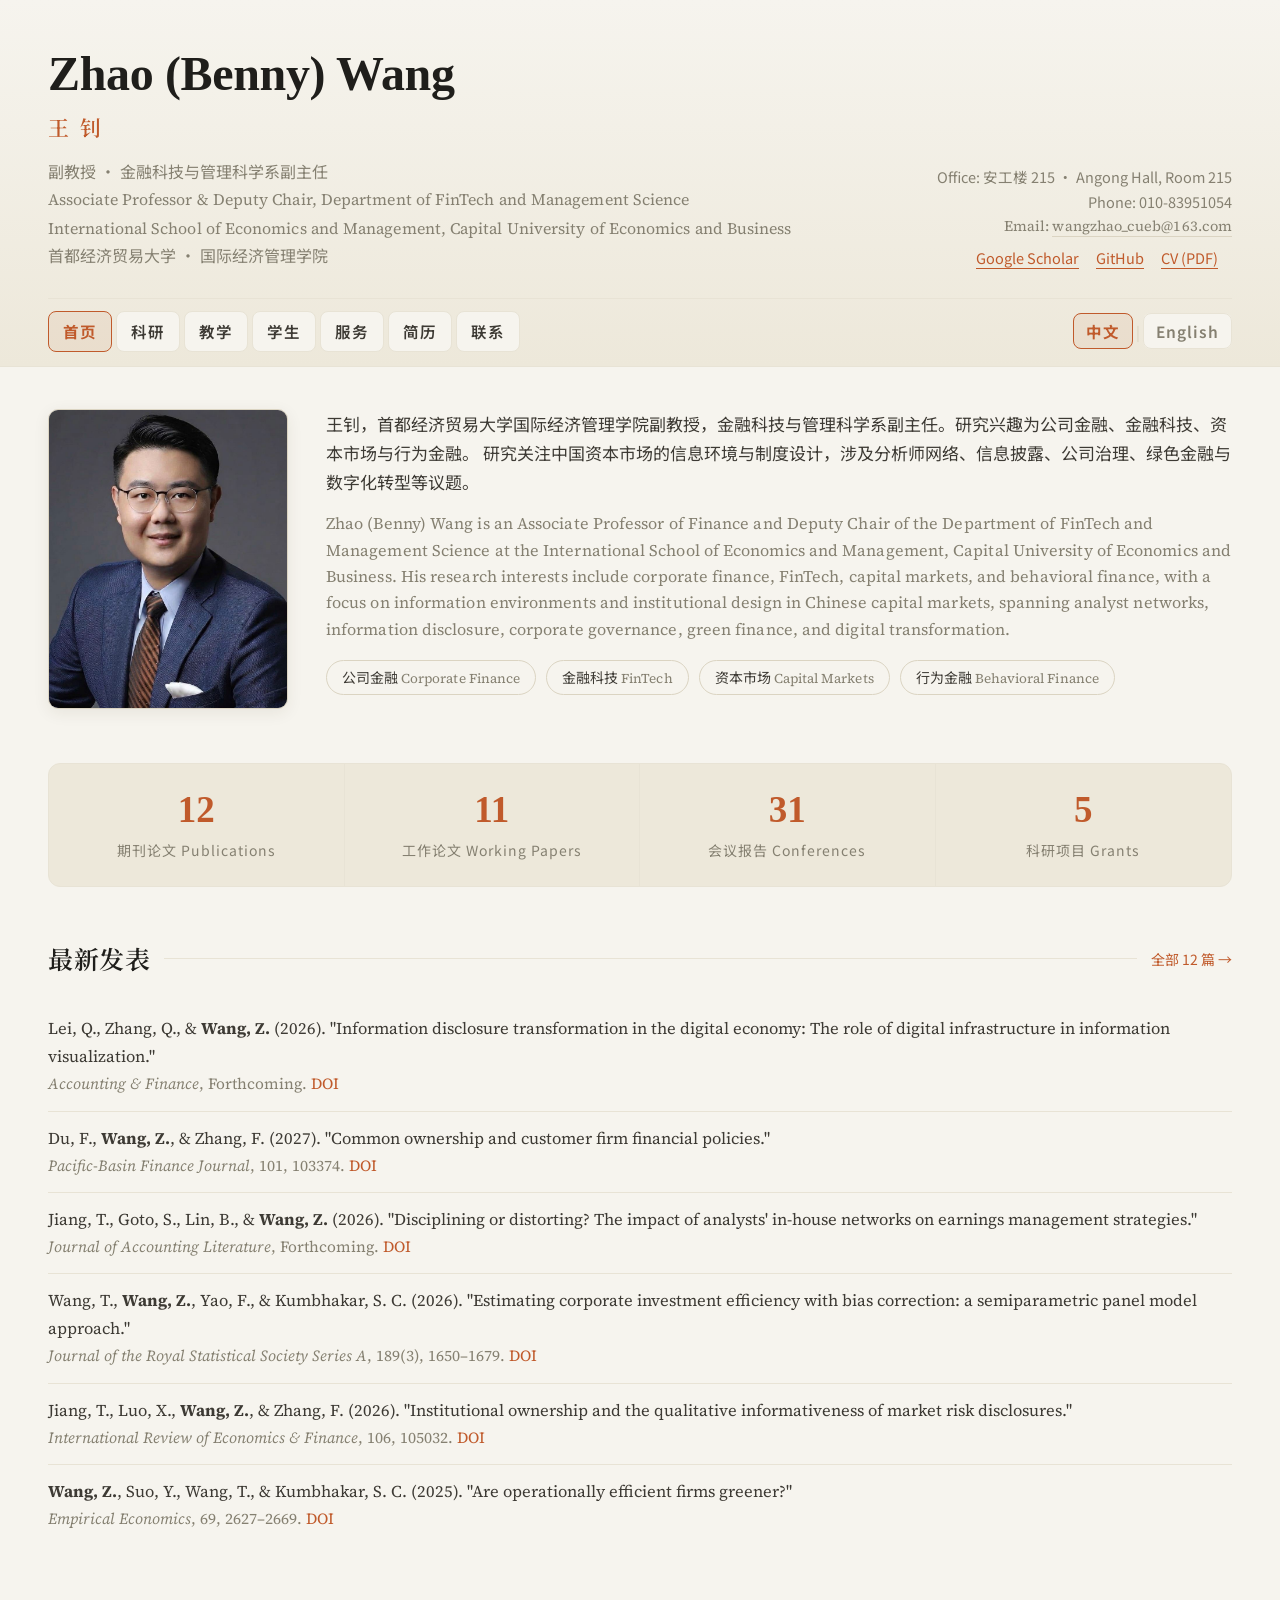
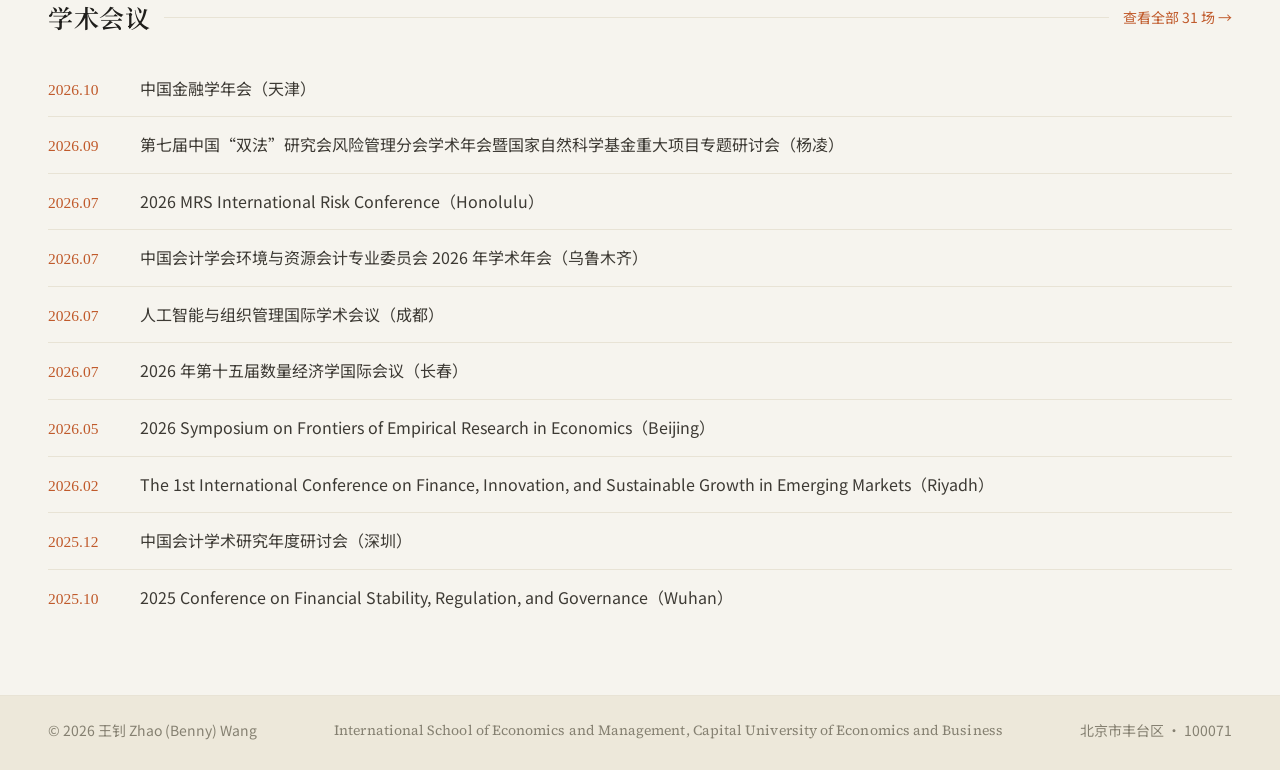
<file: index.html>
<!DOCTYPE html>
<html lang="zh-CN">
<head>
  <meta charset="UTF-8">
  <meta name="viewport" content="width=device-width, initial-scale=1.0">
  <title>王钊 · Zhao (Benny) Wang — 首都经济贸易大学</title>
  <meta name="description" content="王钊（Zhao (Benny) Wang），首都经济贸易大学国际经济管理学院副教授，研究方向：公司金融、金融科技、资本市场、行为金融。">
  <link rel="stylesheet" href="css/style.css?v=5">
  <link rel="preconnect" href="https://fonts.googleapis.com">
  <link rel="preconnect" href="https://fonts.gstatic.com" crossorigin>
  <link href="https://fonts.googleapis.com/css2?family=Noto+Sans+SC:wght@400;500;600;700&family=Noto+Serif+SC:wght@600&family=Source+Serif+4:wght@400;600;700&display=swap" rel="stylesheet">
</head>
<body>

<header class="site-header">
  <div class="container">
    <div class="header-main">
      <div>
        <h1 class="name-en">Zhao (Benny) Wang</h1>
        <div class="name-cn">王 钊</div>
        <div class="title-line">
          副教授 · 金融科技与管理科学系副主任<br>
          <span class="en">Associate Professor &amp; Deputy Chair, Department of FinTech and Management Science</span><br>
          <span class="en">International School of Economics and Management, Capital University of Economics and Business</span><br>
          首都经济贸易大学 · 国际经济管理学院
        </div>
      </div>
      <div class="contact-block">
        <div>Office: 安工楼 215 &middot; Angong Hall, Room 215</div>
        <div>Phone: 010-83951054</div>
        <div class="en">Email: <a href="mailto:wangzhao_cueb@163.com">wangzhao_cueb@163.com</a></div>
        <div class="contact-links">
          <a href="https://scholar.google.com/citations?user=PxdAwasAAAAJ&hl=en">Google Scholar</a>
          <a href="https://github.com/drbzw">GitHub</a>
          <a href="cv.pdf">CV (PDF)</a>
        </div>
      </div>
    </div>
    <nav class="site-nav">
      <a href="index.html" class="active">首页</a>
      <a href="academic.html">科研</a>
      <a href="teaching.html">教学</a>
      <a href="students.html">学生</a>
      <a href="service.html">服务</a>
      <a href="cv.html">简历</a>
      <a href="contact.html">联系</a>
      <div class="nav-lang">
        <a href="#" class="active">中文</a>
        <span style="color:var(--line-strong)">|</span>
        <a href="en/index.html">English</a>
      </div>
    </nav>
  </div>
</header>

<main class="container">

  <!-- About -->
  <section class="section">
    <div class="about">
      <div class="about-photo"><img src="images/photo.jpg" alt="王钊 Zhao (Benny) Wang"></div>
      <div class="about-text">
        <p class="about-intro">
          王钊，首都经济贸易大学国际经济管理学院副教授，金融科技与管理科学系副主任。研究兴趣为公司金融、金融科技、资本市场与行为金融。
          研究关注中国资本市场的信息环境与制度设计，涉及分析师网络、信息披露、公司治理、绿色金融与数字化转型等议题。
        </p>
        <p class="en">
          Zhao (Benny) Wang is an Associate Professor of Finance and Deputy Chair of the Department of FinTech and Management Science at the International School of Economics and Management, Capital University of Economics and Business.
          His research interests include corporate finance, FinTech, capital markets, and behavioral finance, with a focus on information environments and institutional design in Chinese capital markets, spanning analyst networks, information disclosure, corporate governance, green finance, and digital transformation.
        </p>
        <div class="keywords">
          <span class="keyword">公司金融 <span class="en" style="font-size:13.5px;color:var(--muted);">Corporate Finance</span></span>
          <span class="keyword">金融科技 <span class="en" style="font-size:13.5px;color:var(--muted);">FinTech</span></span>
          <span class="keyword">资本市场 <span class="en" style="font-size:13.5px;color:var(--muted);">Capital Markets</span></span>
          <span class="keyword">行为金融 <span class="en" style="font-size:13.5px;color:var(--muted);">Behavioral Finance</span></span>
        </div>
      </div>
    </div>
  </section>

  <!-- Stats -->
  <section class="section" style="padding-top:0;">
    <div class="stats">
      <div class="stat">
      <div class="num">12</div>
      <div class="label">期刊论文 Publications</div>
      </div>
      <div class="stat">
      <div class="num">11</div>
      <div class="label">工作论文 Working Papers</div>
      </div>
      <div class="stat">
        <div class="num">31</div>
      <div class="label">会议报告 Conferences</div>
      </div>
      <div class="stat">
        <div class="num">5</div>
      <div class="label">科研项目 Grants</div>
      </div>
    </div>
  </section>

  <!-- Latest publications -->
  <section class="section" style="padding-top:8px;">
    <div class="section-title">
      <h2>最新发表</h2>
      <div class="line"></div>
      <a class="more" href="academic.html">全部 12 篇 →</a>
    </div>
    <ul class="pub-list en-georgia">
      <li>
        <span class="title">Lei, Q., Zhang, Q., &amp; <strong>Wang, Z.</strong> (2026). "Information disclosure transformation in the digital economy: The role of digital infrastructure in information visualization."</span>
        <div class="meta"><span class="journal">Accounting &amp; Finance</span>, Forthcoming. <a href="https://doi.org/10.1111/acfi.70306">DOI</a></div>
      </li>
      <li>
        <span class="title">Du, F., <strong>Wang, Z.</strong>, &amp; Zhang, F. (2027). "Common ownership and customer firm financial policies."</span>
        <div class="meta"><span class="journal">Pacific-Basin Finance Journal</span>, 101, 103374. <a href="https://doi.org/10.1016/j.pacfin.2026.103374">DOI</a></div>
      </li>
      <li>
        <span class="title">Jiang, T., Goto, S., Lin, B., &amp; <strong>Wang, Z.</strong> (2026). "Disciplining or distorting? The impact of analysts' in-house networks on earnings management strategies."</span>
        <div class="meta"><span class="journal">Journal of Accounting Literature</span>, Forthcoming. <a href="https://doi.org/10.1108/jal-09-2025-0457">DOI</a></div>
      </li>
      <li>
        <span class="title">Wang, T., <strong>Wang, Z.</strong>, Yao, F., &amp; Kumbhakar, S. C. (2026). "Estimating corporate investment efficiency with bias correction: a semiparametric panel model approach."</span>
        <div class="meta"><span class="journal">Journal of the Royal Statistical Society Series A</span>, 189(3), 1650–1679. <a href="https://doi.org/10.1093/jrsssa/qnaf134">DOI</a></div>
      </li>
      <li>
        <span class="title">Jiang, T., Luo, X., <strong>Wang, Z.</strong>, &amp; Zhang, F. (2026). "Institutional ownership and the qualitative informativeness of market risk disclosures."</span>
        <div class="meta"><span class="journal">International Review of Economics &amp; Finance</span>, 106, 105032. <a href="https://doi.org/10.1016/j.iref.2026.105032">DOI</a></div>
      </li>
      <li>
        <span class="title"><strong>Wang, Z.</strong>, Suo, Y., Wang, T., &amp; Kumbhakar, S. C. (2025). "Are operationally efficient firms greener?"</span>
        <div class="meta"><span class="journal">Empirical Economics</span>, 69, 2627–2669. <a href="https://doi.org/10.1007/s00181-025-02760-x">DOI</a></div>
      </li>
    </ul>
  </section>

  <!-- Conferences -->
  <section class="section" style="padding-top:8px;">
    <div class="section-title">
      <h2>学术会议</h2>
      <div class="line"></div>
      <a class="more" href="academic.html#conferences">查看全部 31 场 →</a>
    </div>
    <ul class="news-list">
      <li>
        <span class="news-date">2026.10</span>
        <span class="news-text">中国金融学年会（天津）</span>
      </li>
      <li>
        <span class="news-date">2026.09</span>
        <span class="news-text">第七届中国“双法”研究会风险管理分会学术年会暨国家自然科学基金重大项目专题研讨会（杨凌）</span>
      </li>
      <li>
        <span class="news-date">2026.07</span>
        <span class="news-text">2026 MRS International Risk Conference（Honolulu）</span>
      </li>
      <li>
        <span class="news-date">2026.07</span>
        <span class="news-text">中国会计学会环境与资源会计专业委员会 2026 年学术年会（乌鲁木齐）</span>
      </li>
      <li>
        <span class="news-date">2026.07</span>
        <span class="news-text">人工智能与组织管理国际学术会议（成都）</span>
      </li>
      <li>
        <span class="news-date">2026.07</span>
        <span class="news-text">2026 年第十五届数量经济学国际会议（长春）</span>
      </li>
      <li>
        <span class="news-date">2026.05</span>
        <span class="news-text">2026 Symposium on Frontiers of Empirical Research in Economics（Beijing）</span>
      </li>
      <li>
        <span class="news-date">2026.02</span>
        <span class="news-text">The 1st International Conference on Finance, Innovation, and Sustainable Growth in Emerging Markets（Riyadh）</span>
      </li>
      <li>
        <span class="news-date">2025.12</span>
        <span class="news-text">中国会计学术研究年度研讨会（深圳）</span>
      </li>
      <li>
        <span class="news-date">2025.10</span>
        <span class="news-text">2025 Conference on Financial Stability, Regulation, and Governance（Wuhan）</span>
      </li>
    </ul>
  </section>

</main>

<footer class="site-footer">
  <div class="container">
    <div class="footer-inner">
      <span>© 2026 王钊 Zhao (Benny) Wang</span>
      <span class="en">International School of Economics and Management, Capital University of Economics and Business</span>
      <span>北京市丰台区 · 100071</span>
    </div>
  </div>
</footer>

</body>
</html>
</file>
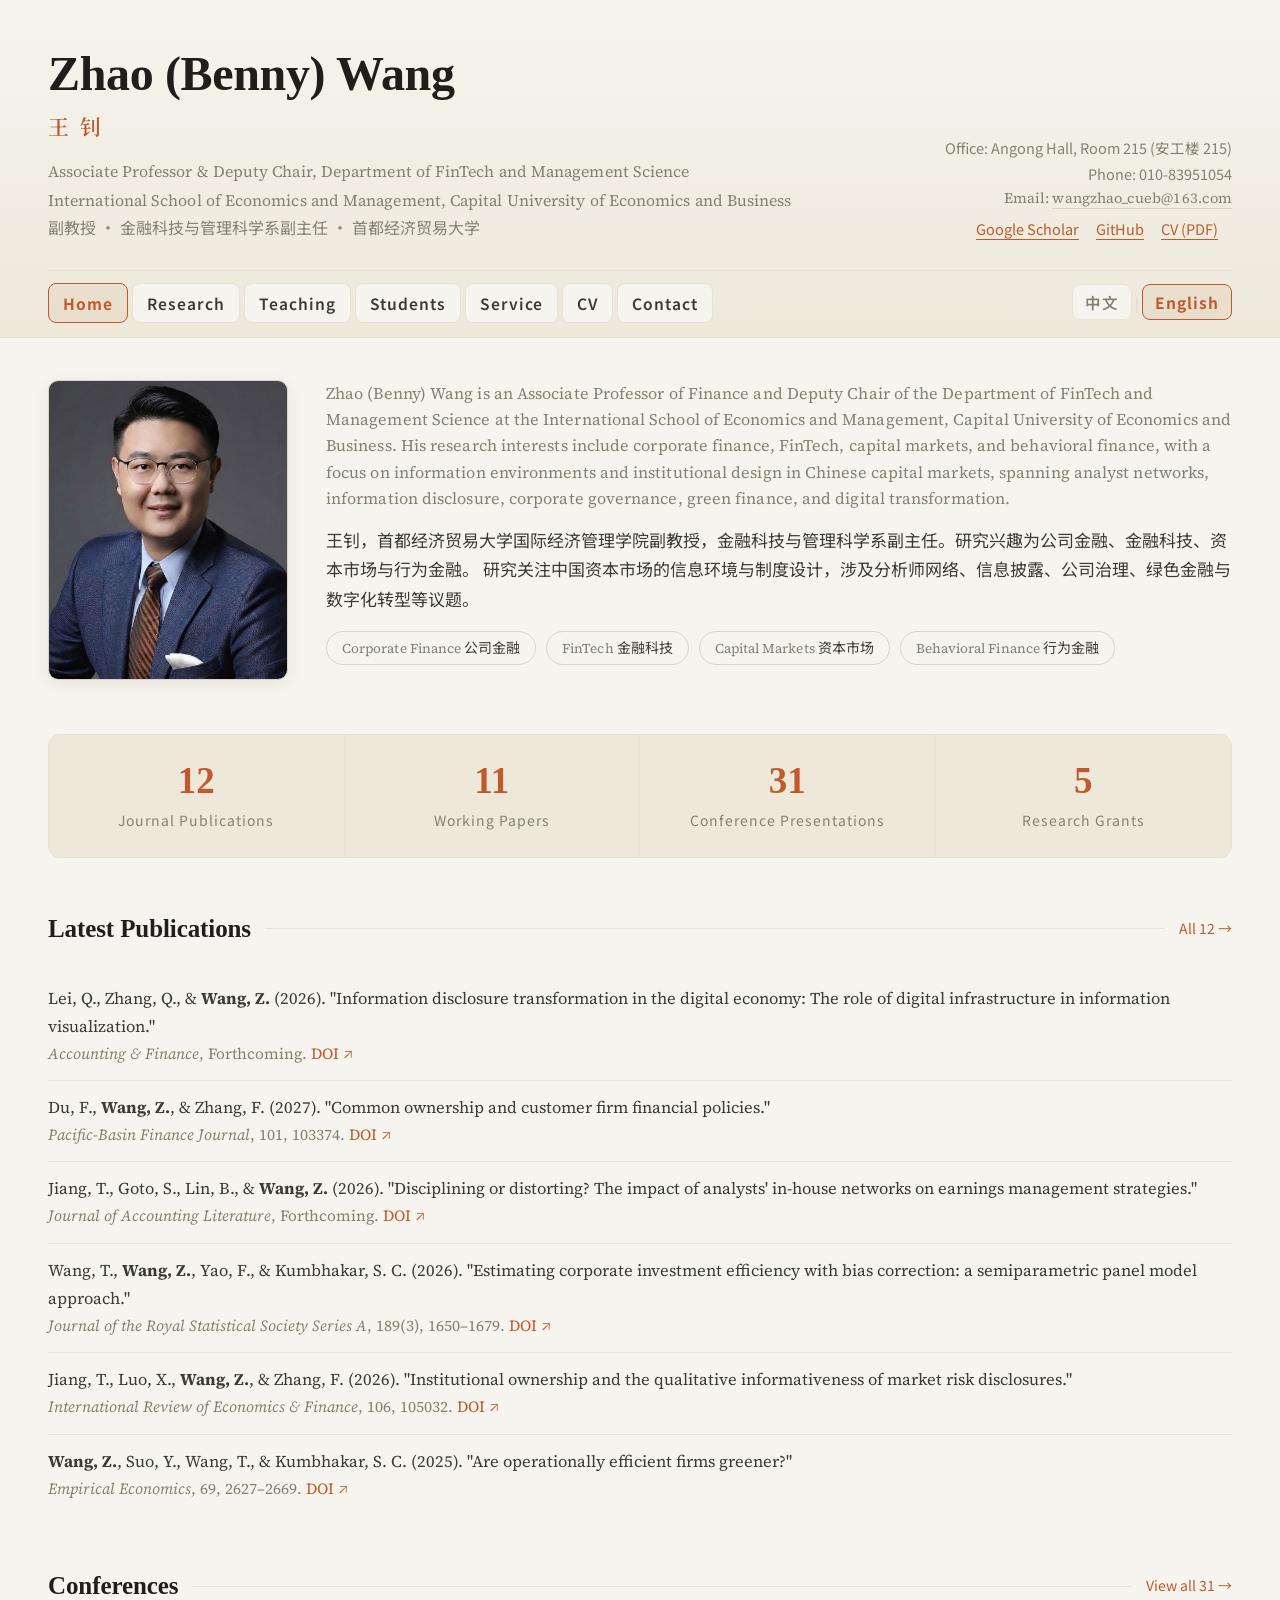
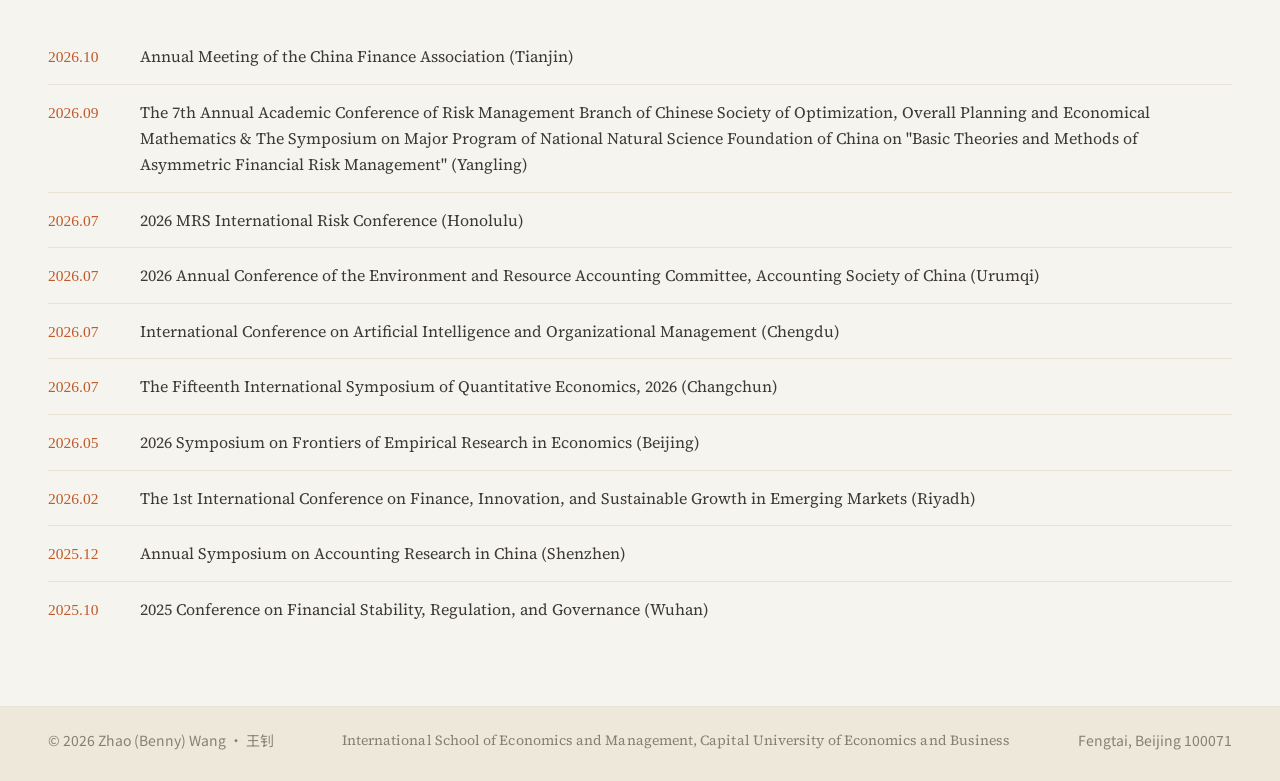
<file: en/index.html>
<!DOCTYPE html>
<html lang="en">
<head>
  <meta charset="UTF-8">
  <meta name="viewport" content="width=device-width, initial-scale=1.0">
  <title>Zhao (Benny) Wang — Capital University of Economics and Business</title>
  <meta name="description" content="Zhao (Benny) Wang, Associate Professor of Finance at Capital University of Economics and Business. Research: Corporate Finance, FinTech, Capital Markets, Behavioral Finance.">
  <link rel="stylesheet" href="../css/style.css?v=5">
  <link rel="preconnect" href="https://fonts.googleapis.com">
  <link rel="preconnect" href="https://fonts.gstatic.com" crossorigin>
  <link href="https://fonts.googleapis.com/css2?family=Noto+Sans+SC:wght@400;500;600;700&family=Noto+Serif+SC:wght@600&family=Source+Serif+4:wght@400;600;700&display=swap" rel="stylesheet">
</head>
<body>

<header class="site-header">
  <div class="container">
    <div class="header-main">
      <div>
        <h1 class="name-en">Zhao (Benny) Wang</h1>
        <div class="name-cn">王 钊</div>
        <div class="title-line">
          <span class="en">Associate Professor &amp; Deputy Chair, Department of FinTech and Management Science</span><br>
          <span class="en">International School of Economics and Management, Capital University of Economics and Business</span><br>
          副教授 · 金融科技与管理科学系副主任 · 首都经济贸易大学
        </div>
      </div>
      <div class="contact-block">
        <div>Office: Angong Hall, Room 215 (安工楼 215)</div>
        <div>Phone: 010-83951054</div>
        <div class="en">Email: <a href="mailto:wangzhao_cueb@163.com">wangzhao_cueb@163.com</a></div>
        <div class="contact-links">
          <a href="https://scholar.google.com/citations?user=PxdAwasAAAAJ&hl=en">Google Scholar</a>
          <a href="https://github.com/drbzw">GitHub</a>
          <a href="../cv.pdf">CV (PDF)</a>
        </div>
      </div>
    </div>
    <nav class="site-nav">
      <a href="index.html" class="active">Home</a>
      <a href="academic.html">Research</a>
      <a href="teaching.html">Teaching</a>
      <a href="students.html">Students</a>
      <a href="service.html">Service</a>
      <a href="cv.html">CV</a>
      <a href="contact.html">Contact</a>
      <div class="nav-lang">
        <a href="../index.html">中文</a>
        <span style="color:var(--line-strong)">|</span>
        <a href="#" class="active">English</a>
      </div>
    </nav>
  </div>
</header>

<main class="container">

  <!-- About -->
  <section class="section">
    <div class="about">
      <div class="about-photo"><img src="../images/photo.jpg" alt="Zhao (Benny) Wang"></div>
      <div class="about-text">
        <p class="en">
          Zhao (Benny) Wang is an Associate Professor of Finance and Deputy Chair of the Department of FinTech and Management Science at the International School of Economics and Management, Capital University of Economics and Business.
          His research interests include corporate finance, FinTech, capital markets, and behavioral finance, with a focus on information environments and institutional design in Chinese capital markets, spanning analyst networks, information disclosure, corporate governance, green finance, and digital transformation.
        </p>
        <p class="about-intro">
          王钊，首都经济贸易大学国际经济管理学院副教授，金融科技与管理科学系副主任。研究兴趣为公司金融、金融科技、资本市场与行为金融。
          研究关注中国资本市场的信息环境与制度设计，涉及分析师网络、信息披露、公司治理、绿色金融与数字化转型等议题。
        </p>
        <div class="keywords">
          <span class="keyword"><span class="en" style="font-size:13.5px;color:var(--muted);">Corporate Finance</span> 公司金融</span>
          <span class="keyword"><span class="en" style="font-size:13.5px;color:var(--muted);">FinTech</span> 金融科技</span>
          <span class="keyword"><span class="en" style="font-size:13.5px;color:var(--muted);">Capital Markets</span> 资本市场</span>
          <span class="keyword"><span class="en" style="font-size:13.5px;color:var(--muted);">Behavioral Finance</span> 行为金融</span>
        </div>
      </div>
    </div>
  </section>

  <!-- Stats -->
  <section class="section" style="padding-top:0;">
    <div class="stats">
      <div class="stat">
      <div class="num">12</div>
      <div class="label">Journal Publications</div>
      </div>
      <div class="stat">
      <div class="num">11</div>
      <div class="label">Working Papers</div>
      </div>
      <div class="stat">
        <div class="num">31</div>
      <div class="label">Conference Presentations</div>
      </div>
      <div class="stat">
        <div class="num">5</div>
      <div class="label">Research Grants</div>
      </div>
    </div>
  </section>

  <!-- Latest publications -->
  <section class="section" style="padding-top:8px;">
    <div class="section-title">
      <h2>Latest Publications</h2>
      <div class="line"></div>
      <a class="more" href="academic.html">All 12 →</a>
    </div>
    <ul class="pub-list en-georgia">
      <li>
        <span class="title">Lei, Q., Zhang, Q., &amp; <strong>Wang, Z.</strong> (2026). "Information disclosure transformation in the digital economy: The role of digital infrastructure in information visualization."</span>
        <div class="meta"><span class="journal">Accounting &amp; Finance</span>, Forthcoming. <a href="https://doi.org/10.1111/acfi.70306">DOI ↗</a></div>
      </li>
      <li>
        <span class="title">Du, F., <strong>Wang, Z.</strong>, &amp; Zhang, F. (2027). "Common ownership and customer firm financial policies."</span>
        <div class="meta"><span class="journal">Pacific-Basin Finance Journal</span>, 101, 103374. <a href="https://doi.org/10.1016/j.pacfin.2026.103374">DOI ↗</a></div>
      </li>
      <li>
        <span class="title">Jiang, T., Goto, S., Lin, B., &amp; <strong>Wang, Z.</strong> (2026). "Disciplining or distorting? The impact of analysts' in-house networks on earnings management strategies."</span>
        <div class="meta"><span class="journal">Journal of Accounting Literature</span>, Forthcoming. <a href="https://doi.org/10.1108/jal-09-2025-0457">DOI ↗</a></div>
      </li>
      <li>
        <span class="title">Wang, T., <strong>Wang, Z.</strong>, Yao, F., &amp; Kumbhakar, S. C. (2026). "Estimating corporate investment efficiency with bias correction: a semiparametric panel model approach."</span>
        <div class="meta"><span class="journal">Journal of the Royal Statistical Society Series A</span>, 189(3), 1650–1679. <a href="https://doi.org/10.1093/jrsssa/qnaf134">DOI ↗</a></div>
      </li>
      <li>
        <span class="title">Jiang, T., Luo, X., <strong>Wang, Z.</strong>, &amp; Zhang, F. (2026). "Institutional ownership and the qualitative informativeness of market risk disclosures."</span>
        <div class="meta"><span class="journal">International Review of Economics &amp; Finance</span>, 106, 105032. <a href="https://doi.org/10.1016/j.iref.2026.105032">DOI ↗</a></div>
      </li>
      <li>
        <span class="title"><strong>Wang, Z.</strong>, Suo, Y., Wang, T., &amp; Kumbhakar, S. C. (2025). "Are operationally efficient firms greener?"</span>
        <div class="meta"><span class="journal">Empirical Economics</span>, 69, 2627–2669. <a href="https://doi.org/10.1007/s00181-025-02760-x">DOI ↗</a></div>
      </li>
    </ul>
  </section>

  <!-- Conferences -->
  <section class="section" style="padding-top:8px;">
    <div class="section-title">
      <h2>Conferences</h2>
      <div class="line"></div>
      <a class="more" href="academic.html#conferences">View all 31 →</a>
    </div>
    <ul class="news-list">
      <li>
        <span class="news-date">2026.10</span>
        <span class="news-text">Annual Meeting of the China Finance Association (Tianjin)</span>
      </li>
      <li>
        <span class="news-date">2026.09</span>
        <span class="news-text">The 7th Annual Academic Conference of Risk Management Branch of Chinese Society of Optimization, Overall Planning and Economical Mathematics &amp; The Symposium on Major Program of National Natural Science Foundation of China on "Basic Theories and Methods of Asymmetric Financial Risk Management" (Yangling)</span>
      </li>
      <li>
        <span class="news-date">2026.07</span>
        <span class="news-text">2026 MRS International Risk Conference (Honolulu)</span>
      </li>
      <li>
        <span class="news-date">2026.07</span>
        <span class="news-text">2026 Annual Conference of the Environment and Resource Accounting Committee, Accounting Society of China (Urumqi)</span>
      </li>
      <li>
        <span class="news-date">2026.07</span>
        <span class="news-text">International Conference on Artificial Intelligence and Organizational Management (Chengdu)</span>
      </li>
      <li>
        <span class="news-date">2026.07</span>
        <span class="news-text">The Fifteenth International Symposium of Quantitative Economics, 2026 (Changchun)</span>
      </li>
      <li>
        <span class="news-date">2026.05</span>
        <span class="news-text">2026 Symposium on Frontiers of Empirical Research in Economics (Beijing)</span>
      </li>
      <li>
        <span class="news-date">2026.02</span>
        <span class="news-text">The 1st International Conference on Finance, Innovation, and Sustainable Growth in Emerging Markets (Riyadh)</span>
      </li>
      <li>
        <span class="news-date">2025.12</span>
        <span class="news-text">Annual Symposium on Accounting Research in China (Shenzhen)</span>
      </li>
      <li>
        <span class="news-date">2025.10</span>
        <span class="news-text">2025 Conference on Financial Stability, Regulation, and Governance (Wuhan)</span>
      </li>
    </ul>
  </section>

</main>

<footer class="site-footer">
  <div class="container">
    <div class="footer-inner">
      <span>© 2026 Zhao (Benny) Wang · 王钊</span>
      <span class="en">International School of Economics and Management, Capital University of Economics and Business</span>
      <span>Fengtai, Beijing 100071</span>
    </div>
  </div>
</footer>

</body>
</html>
</file>
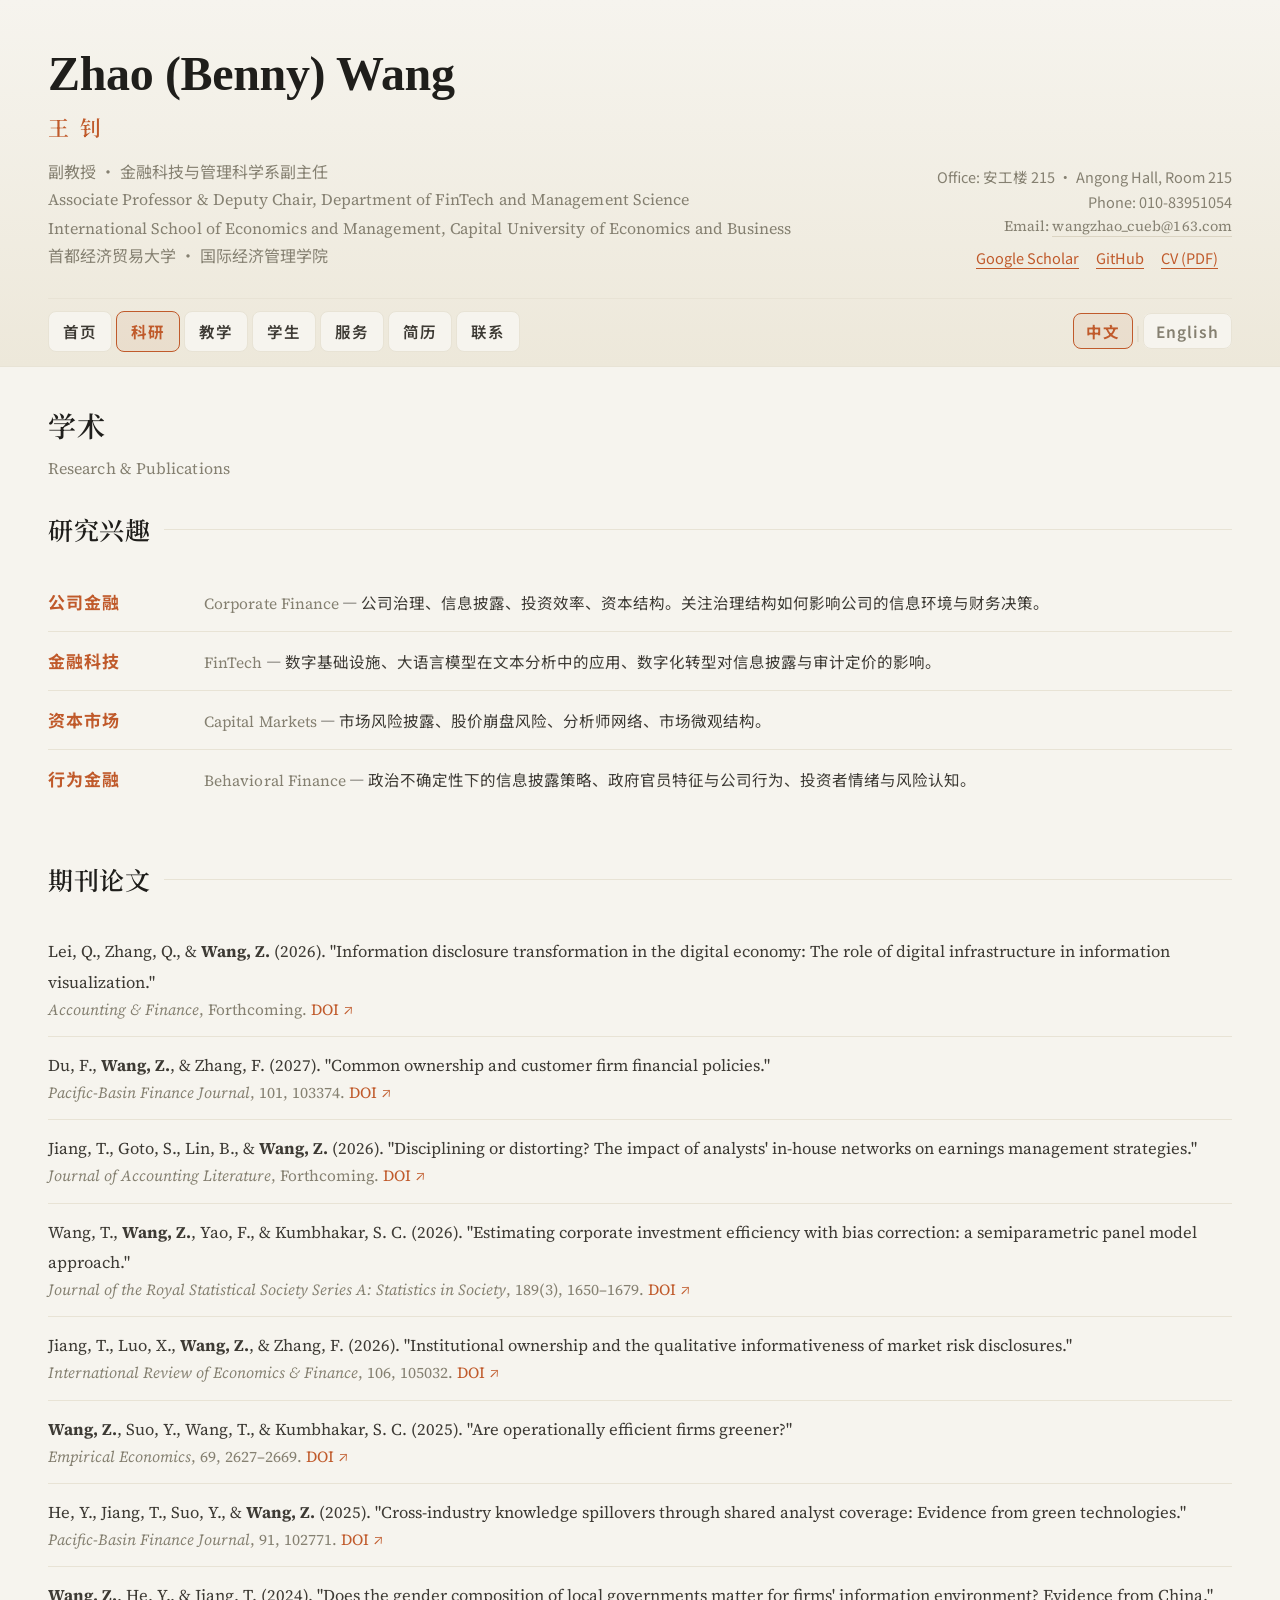
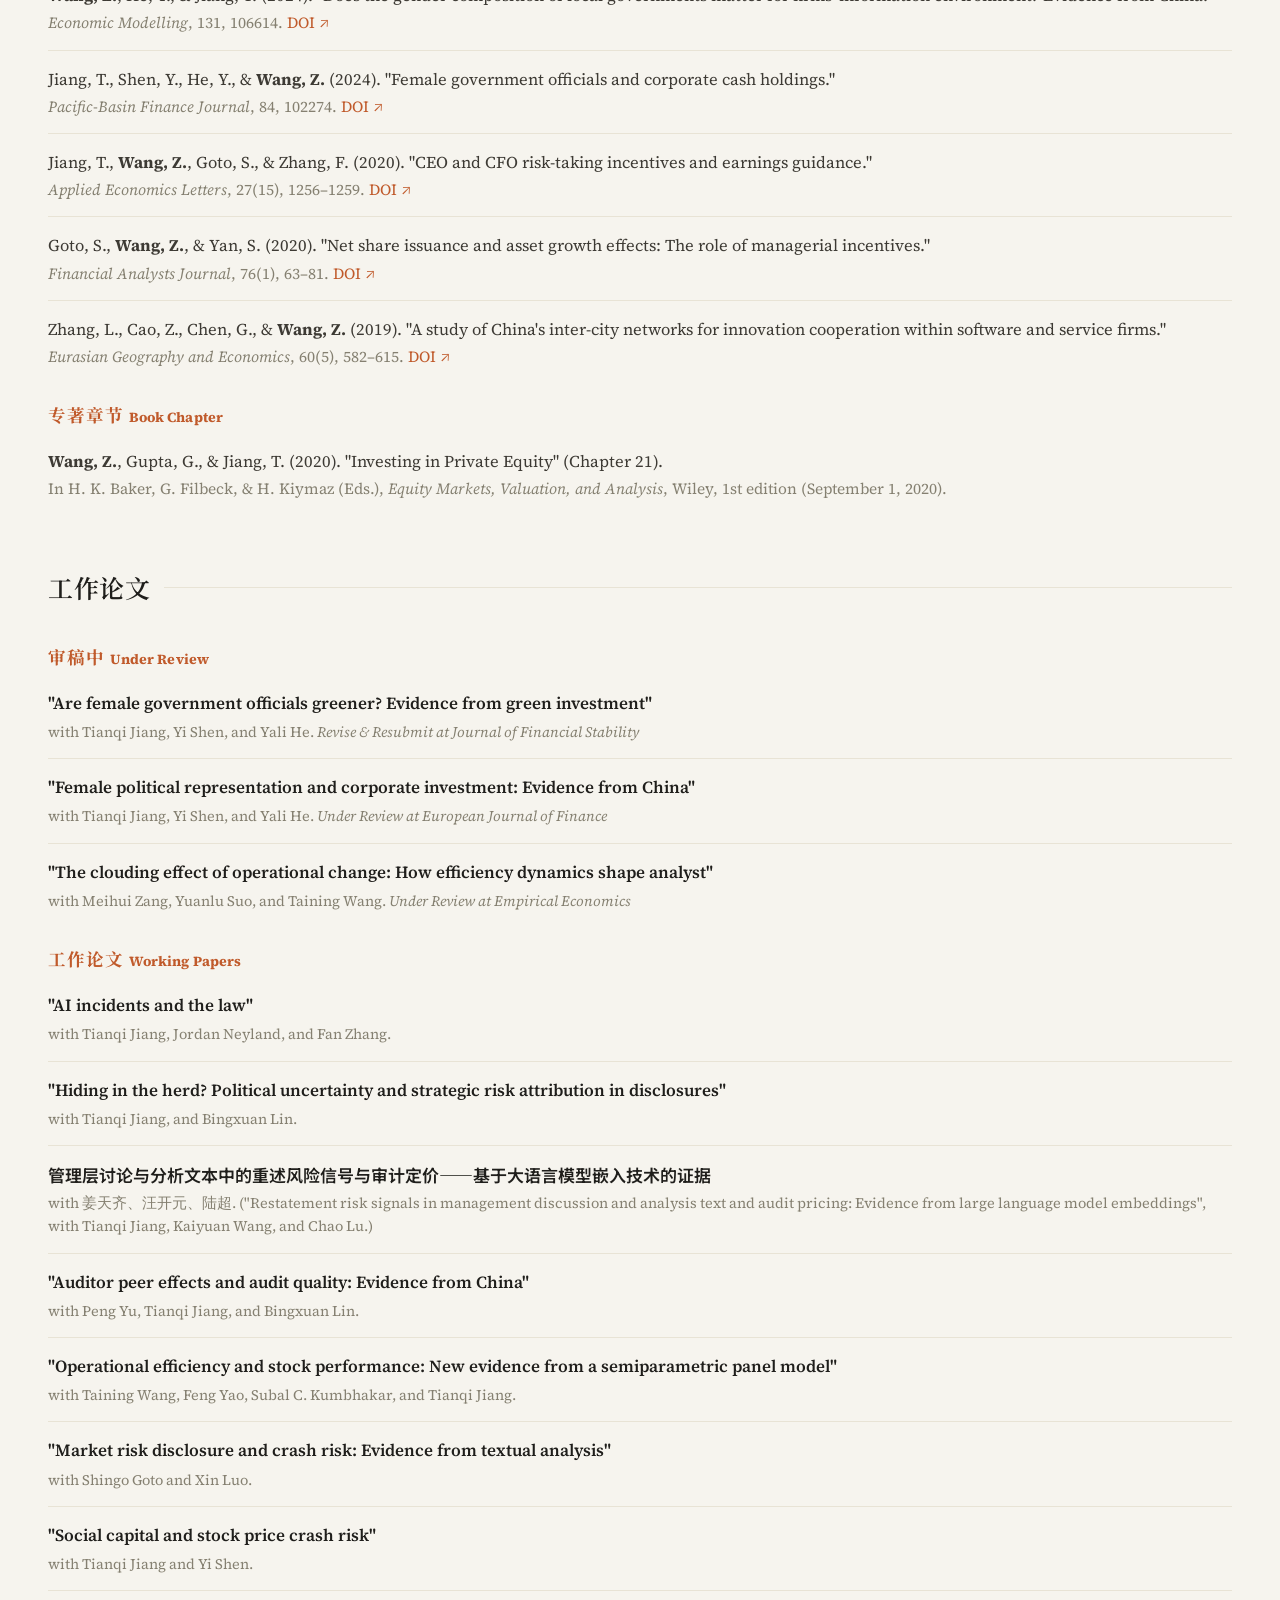
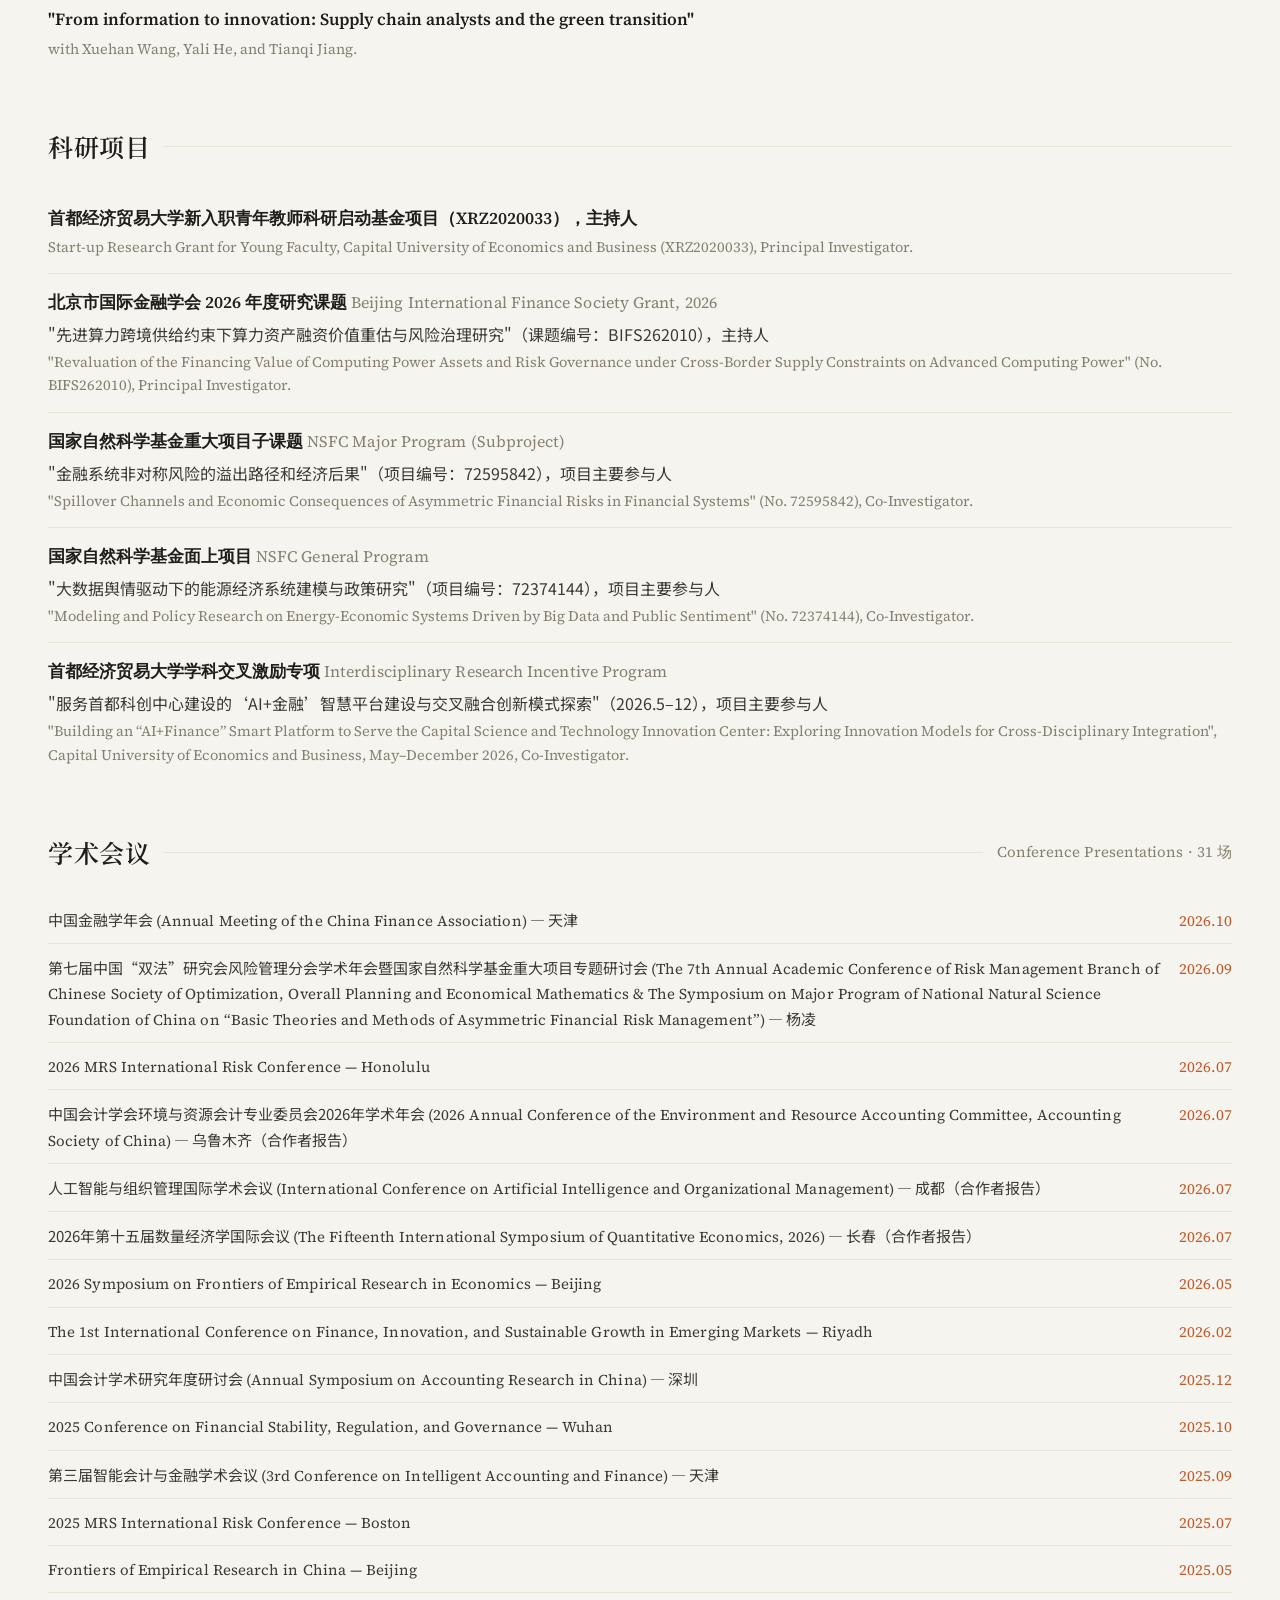
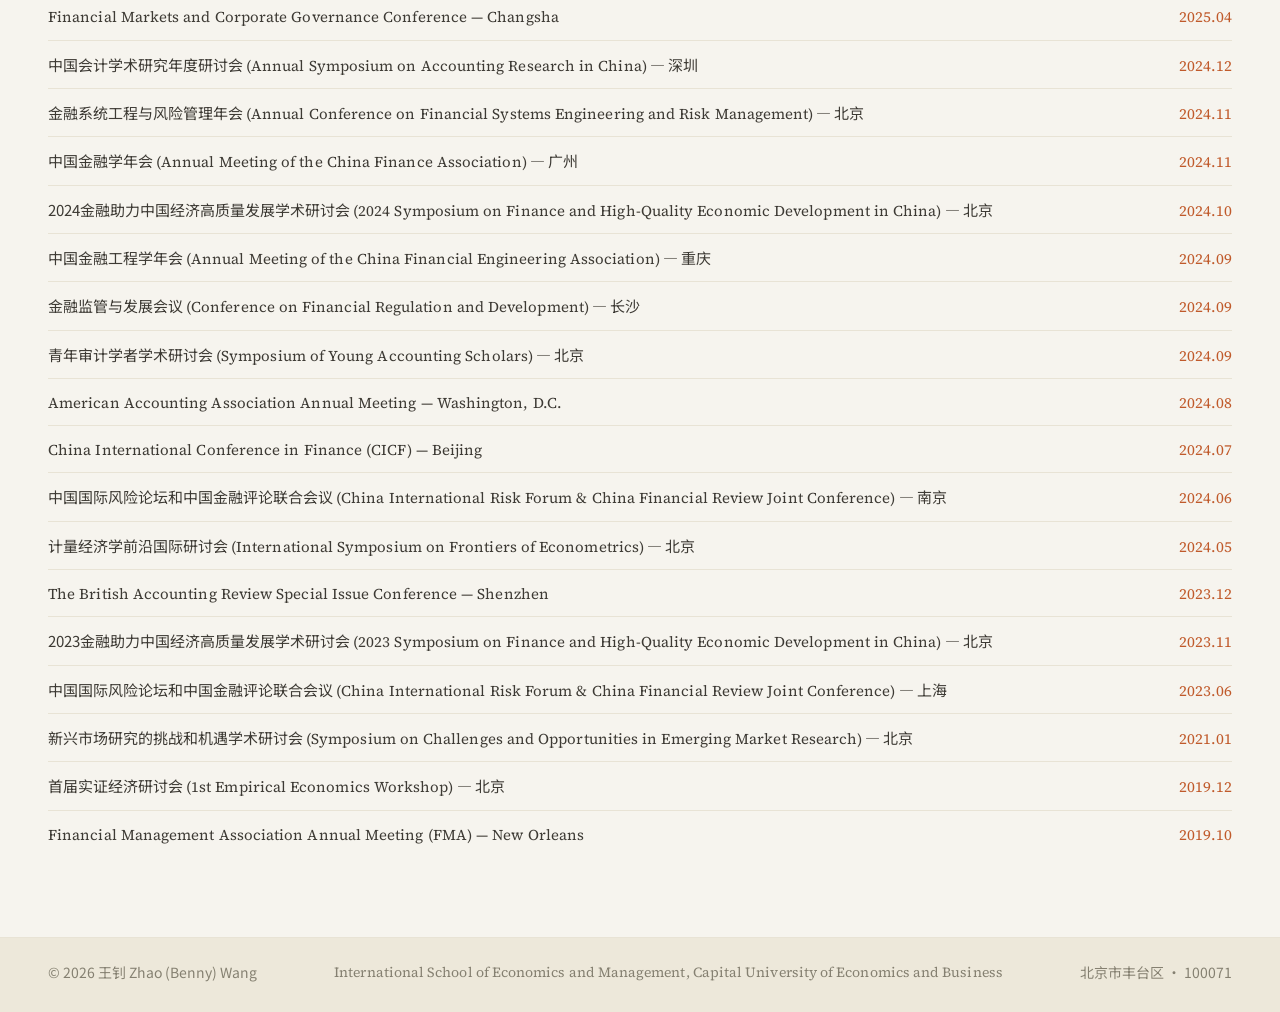
<file: academic.html>
<!DOCTYPE html>
<html lang="zh-CN">
<head>
  <meta charset="UTF-8">
  <meta name="viewport" content="width=device-width, initial-scale=1.0">
  <title>学术 · 王钊 — 首都经济贸易大学</title>
  <meta name="description" content="王钊的学术成果：研究兴趣、期刊论文、工作论文与科研项目。">
  <link rel="stylesheet" href="css/style.css?v=5">
  <link rel="preconnect" href="https://fonts.googleapis.com">
  <link rel="preconnect" href="https://fonts.gstatic.com" crossorigin>
  <link href="https://fonts.googleapis.com/css2?family=Noto+Sans+SC:wght@400;500;600;700&family=Noto+Serif+SC:wght@600&family=Source+Serif+4:wght@400;600;700&display=swap" rel="stylesheet">
</head>
<body>

<header class="site-header">
  <div class="container">
    <div class="header-main">
      <div>
        <h1 class="name-en">Zhao (Benny) Wang</h1>
        <div class="name-cn">王 钊</div>
        <div class="title-line">
          副教授 · 金融科技与管理科学系副主任<br>
          <span class="en">Associate Professor &amp; Deputy Chair, Department of FinTech and Management Science</span><br>
          <span class="en">International School of Economics and Management, Capital University of Economics and Business</span><br>
          首都经济贸易大学 · 国际经济管理学院
        </div>
      </div>
      <div class="contact-block">
        <div>Office: 安工楼 215 &middot; Angong Hall, Room 215</div>
        <div>Phone: 010-83951054</div>
        <div class="en">Email: <a href="mailto:wangzhao_cueb@163.com">wangzhao_cueb@163.com</a></div>
        <div class="contact-links">
          <a href="https://scholar.google.com/citations?user=PxdAwasAAAAJ&hl=en">Google Scholar</a>
          <a href="https://github.com/drbzw">GitHub</a>
          <a href="cv.pdf">CV (PDF)</a>
        </div>
      </div>
    </div>
    <nav class="site-nav">
      <a href="index.html">首页</a>
      <a href="academic.html" class="active">科研</a>
      <a href="teaching.html">教学</a>
      <a href="students.html">学生</a>
      <a href="service.html">服务</a>
      <a href="cv.html">简历</a>
      <a href="contact.html">联系</a>
      <div class="nav-lang">
        <a href="#" class="active">中文</a>
        <span style="color:var(--line-strong)">|</span>
        <a href="en/academic.html">English</a>
      </div>
    </nav>
  </div>
</header>

<main class="container en-georgia">

  <div class="page-header">
    <h1>学术</h1>
    <div class="en">Research &amp; Publications</div>
  </div>

  <section class="section" style="padding-top:20px;">
    <div class="section-title">
      <h2>研究兴趣</h2>
      <div class="line"></div>
    </div>
    <div class="interest-item">
      <div class="it">公司金融</div>
      <div class="id"><span class="en">Corporate Finance</span> — 公司治理、信息披露、投资效率、资本结构。关注治理结构如何影响公司的信息环境与财务决策。</div>
    </div>
    <div class="interest-item">
      <div class="it">金融科技</div>
      <div class="id"><span class="en">FinTech</span> — 数字基础设施、大语言模型在文本分析中的应用、数字化转型对信息披露与审计定价的影响。</div>
    </div>
    <div class="interest-item">
      <div class="it">资本市场</div>
      <div class="id"><span class="en">Capital Markets</span> — 市场风险披露、股价崩盘风险、分析师网络、市场微观结构。</div>
    </div>
    <div class="interest-item">
      <div class="it">行为金融</div>
      <div class="id"><span class="en">Behavioral Finance</span> — 政治不确定性下的信息披露策略、政府官员特征与公司行为、投资者情绪与风险认知。</div>
    </div>
  </section>

  <section class="section" style="padding-top:8px;">
    <div class="section-title">
      <h2>期刊论文</h2>
      <div class="line"></div>
    </div>
    <ul class="pub-list">
      <li>
        <span class="title">Lei, Q., Zhang, Q., &amp; <strong>Wang, Z.</strong> (2026). "Information disclosure transformation in the digital economy: The role of digital infrastructure in information visualization."</span>
        <div class="meta"><span class="journal">Accounting &amp; Finance</span>, Forthcoming. <a href="https://doi.org/10.1111/acfi.70306">DOI ↗</a></div>
      </li>
      <li>
        <span class="title">Du, F., <strong>Wang, Z.</strong>, &amp; Zhang, F. (2027). "Common ownership and customer firm financial policies."</span>
        <div class="meta"><span class="journal">Pacific-Basin Finance Journal</span>, 101, 103374. <a href="https://doi.org/10.1016/j.pacfin.2026.103374">DOI ↗</a></div>
      </li>
      <li>
        <span class="title">Jiang, T., Goto, S., Lin, B., &amp; <strong>Wang, Z.</strong> (2026). "Disciplining or distorting? The impact of analysts' in-house networks on earnings management strategies."</span>
        <div class="meta"><span class="journal">Journal of Accounting Literature</span>, Forthcoming. <a href="https://doi.org/10.1108/jal-09-2025-0457">DOI ↗</a></div>
      </li>
      <li>
        <span class="title">Wang, T., <strong>Wang, Z.</strong>, Yao, F., &amp; Kumbhakar, S. C. (2026). "Estimating corporate investment efficiency with bias correction: a semiparametric panel model approach."</span>
        <div class="meta"><span class="journal">Journal of the Royal Statistical Society Series A: Statistics in Society</span>, 189(3), 1650–1679. <a href="https://doi.org/10.1093/jrsssa/qnaf134">DOI ↗</a></div>
      </li>
      <li>
        <span class="title">Jiang, T., Luo, X., <strong>Wang, Z.</strong>, &amp; Zhang, F. (2026). "Institutional ownership and the qualitative informativeness of market risk disclosures."</span>
        <div class="meta"><span class="journal">International Review of Economics &amp; Finance</span>, 106, 105032. <a href="https://doi.org/10.1016/j.iref.2026.105032">DOI ↗</a></div>
      </li>
      <li>
        <span class="title"><strong>Wang, Z.</strong>, Suo, Y., Wang, T., &amp; Kumbhakar, S. C. (2025). "Are operationally efficient firms greener?"</span>
        <div class="meta"><span class="journal">Empirical Economics</span>, 69, 2627–2669. <a href="https://doi.org/10.1007/s00181-025-02760-x">DOI ↗</a></div>
      </li>
      <li>
        <span class="title">He, Y., Jiang, T., Suo, Y., &amp; <strong>Wang, Z.</strong> (2025). "Cross-industry knowledge spillovers through shared analyst coverage: Evidence from green technologies."</span>
        <div class="meta"><span class="journal">Pacific-Basin Finance Journal</span>, 91, 102771. <a href="https://doi.org/10.1016/j.pacfin.2025.102771">DOI ↗</a></div>
      </li>
      <li>
        <span class="title"><strong>Wang, Z.</strong>, He, Y., &amp; Jiang, T. (2024). "Does the gender composition of local governments matter for firms' information environment? Evidence from China."</span>
        <div class="meta"><span class="journal">Economic Modelling</span>, 131, 106614. <a href="https://doi.org/10.1016/j.econmod.2023.106614">DOI ↗</a></div>
      </li>
      <li>
        <span class="title">Jiang, T., Shen, Y., He, Y., &amp; <strong>Wang, Z.</strong> (2024). "Female government officials and corporate cash holdings."</span>
        <div class="meta"><span class="journal">Pacific-Basin Finance Journal</span>, 84, 102274. <a href="https://doi.org/10.1016/j.pacfin.2024.102274">DOI ↗</a></div>
      </li>
      <li>
        <span class="title">Jiang, T., <strong>Wang, Z.</strong>, Goto, S., &amp; Zhang, F. (2020). "CEO and CFO risk-taking incentives and earnings guidance."</span>
        <div class="meta"><span class="journal">Applied Economics Letters</span>, 27(15), 1256–1259. <a href="https://doi.org/10.1080/13504851.2019.1676865">DOI ↗</a></div>
      </li>
      <li>
        <span class="title">Goto, S., <strong>Wang, Z.</strong>, &amp; Yan, S. (2020). "Net share issuance and asset growth effects: The role of managerial incentives."</span>
        <div class="meta"><span class="journal">Financial Analysts Journal</span>, 76(1), 63–81. <a href="https://doi.org/10.1080/0015198X.2019.1682427">DOI ↗</a></div>
      </li>
      <li>
        <span class="title">Zhang, L., Cao, Z., Chen, G., &amp; <strong>Wang, Z.</strong> (2019). "A study of China's inter-city networks for innovation cooperation within software and service firms."</span>
        <div class="meta"><span class="journal">Eurasian Geography and Economics</span>, 60(5), 582–615. <a href="https://doi.org/10.1080/15387216.2019.1695644">DOI ↗</a></div>
      </li>
    </ul>

    <div class="group-label">专著章节 <span class="en" style="font-size:14px;">Book Chapter</span></div>
    <ul class="pub-list">
      <li>
        <span class="title"><strong>Wang, Z.</strong>, Gupta, G., &amp; Jiang, T. (2020). "Investing in Private Equity" (Chapter 21).</span>
        <div class="meta">In H. K. Baker, G. Filbeck, &amp; H. Kiymaz (Eds.), <span class="journal">Equity Markets, Valuation, and Analysis</span>, Wiley, 1st edition (September 1, 2020).</div>
      </li>
    </ul>
  </section>

  <section class="section" style="padding-top:8px;">
    <div class="section-title">
      <h2>工作论文</h2>
      <div class="line"></div>
    </div>

    <div class="group-label">审稿中 <span class="en" style="font-size:14px;">Under Review</span></div>
    <ul class="block-list">
      <li>
        <div class="bt">"Are female government officials greener? Evidence from green investment"</div>
        <div class="bm">with Tianqi Jiang, Yi Shen, and Yali He. <em>Revise &amp; Resubmit at Journal of Financial Stability</em></div>
      </li>
      <li>
        <div class="bt">"Female political representation and corporate investment: Evidence from China"</div>
        <div class="bm">with Tianqi Jiang, Yi Shen, and Yali He. <em>Under Review at European Journal of Finance</em></div>
      </li>
      <li>
        <div class="bt">"The clouding effect of operational change: How efficiency dynamics shape analyst"</div>
        <div class="bm">with Meihui Zang, Yuanlu Suo, and Taining Wang. <em>Under Review at Empirical Economics</em></div>
      </li>
    </ul>

    <div class="group-label">工作论文 <span class="en" style="font-size:14px;">Working Papers</span></div>
    <ul class="block-list">
      <li>
        <div class="bt">"AI incidents and the law"</div>
        <div class="bm">with Tianqi Jiang, Jordan Neyland, and Fan Zhang.</div>
      </li>
      <li>
        <div class="bt">"Hiding in the herd? Political uncertainty and strategic risk attribution in disclosures"</div>
        <div class="bm">with Tianqi Jiang, and Bingxuan Lin.</div>
      </li>
      <li>
        <div class="bt" style="font-family:var(--font-cn-body);">管理层讨论与分析文本中的重述风险信号与审计定价——基于大语言模型嵌入技术的证据</div>
        <div class="bm">with 姜天齐、汪开元、陆超. ("Restatement risk signals in management discussion and analysis text and audit pricing: Evidence from large language model embeddings", with Tianqi Jiang, Kaiyuan Wang, and Chao Lu.)</div>
      </li>
      <li>
        <div class="bt">"Auditor peer effects and audit quality: Evidence from China"</div>
        <div class="bm">with Peng Yu, Tianqi Jiang, and Bingxuan Lin.</div>
      </li>
      <li>
        <div class="bt">"Operational efficiency and stock performance: New evidence from a semiparametric panel model"</div>
        <div class="bm">with Taining Wang, Feng Yao, Subal C. Kumbhakar, and Tianqi Jiang.</div>
      </li>
      <li>
        <div class="bt">"Market risk disclosure and crash risk: Evidence from textual analysis"</div>
        <div class="bm">with Shingo Goto and Xin Luo.</div>
      </li>
      <li>
        <div class="bt">"Social capital and stock price crash risk"</div>
        <div class="bm">with Tianqi Jiang and Yi Shen.</div>
      </li>
      <li>
        <div class="bt">"From information to innovation: Supply chain analysts and the green transition"</div>
        <div class="bm">with Xuehan Wang, Yali He, and Tianqi Jiang.</div>
      </li>
    </ul>
  </section>

  <section class="section" style="padding-top:8px;">
    <div class="section-title">
      <h2>科研项目</h2>
      <div class="line"></div>
    </div>
<ul class="block-list">
      <li>
        <div class="bt">首都经济贸易大学新入职青年教师科研启动基金项目（XRZ2020033），主持人</div>
        <div class="bm">Start-up Research Grant for Young Faculty, Capital University of Economics and Business (XRZ2020033), Principal Investigator.</div>
      </li>
      <li>
        <div class="bt">北京市国际金融学会 2026 年度研究课题 <span class="en" style="font-weight:400;color:var(--muted);font-size:16px;">Beijing International Finance Society Grant, 2026</span></div>
        <div class="bd">"先进算力跨境供给约束下算力资产融资价值重估与风险治理研究"（课题编号：BIFS262010），主持人</div>
        <div class="bm">"Revaluation of the Financing Value of Computing Power Assets and Risk Governance under Cross-Border Supply Constraints on Advanced Computing Power" (No. BIFS262010), Principal Investigator.</div>
      </li>
      <li>
        <div class="bt">国家自然科学基金重大项目子课题 <span class="en" style="font-weight:400;color:var(--muted);font-size:16px;">NSFC Major Program (Subproject)</span></div>
        <div class="bd">"金融系统非对称风险的溢出路径和经济后果"（项目编号：72595842），项目主要参与人</div>
        <div class="bm">"Spillover Channels and Economic Consequences of Asymmetric Financial Risks in Financial Systems" (No. 72595842), Co-Investigator.</div>
      </li>
      <li>
        <div class="bt">国家自然科学基金面上项目 <span class="en" style="font-weight:400;color:var(--muted);font-size:16px;">NSFC General Program</span></div>
        <div class="bd">"大数据舆情驱动下的能源经济系统建模与政策研究"（项目编号：72374144），项目主要参与人</div>
        <div class="bm">"Modeling and Policy Research on Energy-Economic Systems Driven by Big Data and Public Sentiment" (No. 72374144), Co-Investigator.</div>
      </li>
      <li>
        <div class="bt">首都经济贸易大学学科交叉激励专项 <span class="en" style="font-weight:400;color:var(--muted);font-size:16px;">Interdisciplinary Research Incentive Program</span></div>
        <div class="bd">"服务首都科创中心建设的‘AI+金融’智慧平台建设与交叉融合创新模式探索"（2026.5–12），项目主要参与人</div>
        <div class="bm">"Building an “AI+Finance” Smart Platform to Serve the Capital Science and Technology Innovation Center: Exploring Innovation Models for Cross-Disciplinary Integration", Capital University of Economics and Business, May–December 2026, Co-Investigator.</div>
      </li>
    </ul>
  </section>

  <section class="section" style="padding-top:8px;" id="conferences">
    <div class="section-title">
      <h2>学术会议</h2>
      <div class="line"></div>
      <span class="en" style="font-size:15px;color:var(--muted);">Conference Presentations · 31 场</span>
    </div>
    <div class="cv-section">
      <div class="cv-entry"><div class="cv-sub">中国金融学年会 <span class="en">(Annual Meeting of the China Finance Association)</span> — 天津</div><div class="cv-date">2026.10</div></div>
      <div class="cv-entry"><div class="cv-sub">第七届中国“双法”研究会风险管理分会学术年会暨国家自然科学基金重大项目专题研讨会 <span class="en">(The 7th Annual Academic Conference of Risk Management Branch of Chinese Society of Optimization, Overall Planning and Economical Mathematics &amp; The Symposium on Major Program of National Natural Science Foundation of China on “Basic Theories and Methods of Asymmetric Financial Risk Management”)</span> — 杨凌</div><div class="cv-date">2026.09</div></div>
      <div class="cv-entry"><div class="cv-sub en">2026 MRS International Risk Conference — Honolulu</div><div class="cv-date">2026.07</div></div>
      <div class="cv-entry"><div class="cv-sub">中国会计学会环境与资源会计专业委员会2026年学术年会 <span class="en">(2026 Annual Conference of the Environment and Resource Accounting Committee, Accounting Society of China)</span> — 乌鲁木齐（合作者报告）</div><div class="cv-date">2026.07</div></div>
      <div class="cv-entry"><div class="cv-sub">人工智能与组织管理国际学术会议 <span class="en">(International Conference on Artificial Intelligence and Organizational Management)</span> — 成都（合作者报告）</div><div class="cv-date">2026.07</div></div>
      <div class="cv-entry"><div class="cv-sub">2026年第十五届数量经济学国际会议 <span class="en">(The Fifteenth International Symposium of Quantitative Economics, 2026)</span> — 长春（合作者报告）</div><div class="cv-date">2026.07</div></div>
      <div class="cv-entry"><div class="cv-sub en">2026 Symposium on Frontiers of Empirical Research in Economics — Beijing</div><div class="cv-date">2026.05</div></div>
      <div class="cv-entry"><div class="cv-sub en">The 1st International Conference on Finance, Innovation, and Sustainable Growth in Emerging Markets — Riyadh</div><div class="cv-date">2026.02</div></div>
      <div class="cv-entry"><div class="cv-sub">中国会计学术研究年度研讨会 <span class="en">(Annual Symposium on Accounting Research in China)</span> — 深圳</div><div class="cv-date">2025.12</div></div>
      <div class="cv-entry"><div class="cv-sub en">2025 Conference on Financial Stability, Regulation, and Governance — Wuhan</div><div class="cv-date">2025.10</div></div>
      <div class="cv-entry"><div class="cv-sub">第三届智能会计与金融学术会议 <span class="en">(3rd Conference on Intelligent Accounting and Finance)</span> — 天津</div><div class="cv-date">2025.09</div></div>
      <div class="cv-entry"><div class="cv-sub en">2025 MRS International Risk Conference — Boston</div><div class="cv-date">2025.07</div></div>
      <div class="cv-entry"><div class="cv-sub en">Frontiers of Empirical Research in China — Beijing</div><div class="cv-date">2025.05</div></div>
      <div class="cv-entry"><div class="cv-sub en">Financial Markets and Corporate Governance Conference — Changsha</div><div class="cv-date">2025.04</div></div>
      <div class="cv-entry"><div class="cv-sub">中国会计学术研究年度研讨会 <span class="en">(Annual Symposium on Accounting Research in China)</span> — 深圳</div><div class="cv-date">2024.12</div></div>
      <div class="cv-entry"><div class="cv-sub">金融系统工程与风险管理年会 <span class="en">(Annual Conference on Financial Systems Engineering and Risk Management)</span> — 北京</div><div class="cv-date">2024.11</div></div>
      <div class="cv-entry"><div class="cv-sub">中国金融学年会 <span class="en">(Annual Meeting of the China Finance Association)</span> — 广州</div><div class="cv-date">2024.11</div></div>
      <div class="cv-entry"><div class="cv-sub">2024金融助力中国经济高质量发展学术研讨会 <span class="en">(2024 Symposium on Finance and High-Quality Economic Development in China)</span> — 北京</div><div class="cv-date">2024.10</div></div>
      <div class="cv-entry"><div class="cv-sub">中国金融工程学年会 <span class="en">(Annual Meeting of the China Financial Engineering Association)</span> — 重庆</div><div class="cv-date">2024.09</div></div>
      <div class="cv-entry"><div class="cv-sub">金融监管与发展会议 <span class="en">(Conference on Financial Regulation and Development)</span> — 长沙</div><div class="cv-date">2024.09</div></div>
      <div class="cv-entry"><div class="cv-sub">青年审计学者学术研讨会 <span class="en">(Symposium of Young Accounting Scholars)</span> — 北京</div><div class="cv-date">2024.09</div></div>
      <div class="cv-entry"><div class="cv-sub en">American Accounting Association Annual Meeting — Washington, D.C.</div><div class="cv-date">2024.08</div></div>
      <div class="cv-entry"><div class="cv-sub en">China International Conference in Finance (CICF) — Beijing</div><div class="cv-date">2024.07</div></div>
      <div class="cv-entry"><div class="cv-sub">中国国际风险论坛和中国金融评论联合会议 <span class="en">(China International Risk Forum &amp; China Financial Review Joint Conference)</span> — 南京</div><div class="cv-date">2024.06</div></div>
      <div class="cv-entry"><div class="cv-sub">计量经济学前沿国际研讨会 <span class="en">(International Symposium on Frontiers of Econometrics)</span> — 北京</div><div class="cv-date">2024.05</div></div>
      <div class="cv-entry"><div class="cv-sub en">The British Accounting Review Special Issue Conference — Shenzhen</div><div class="cv-date">2023.12</div></div>
      <div class="cv-entry"><div class="cv-sub">2023金融助力中国经济高质量发展学术研讨会 <span class="en">(2023 Symposium on Finance and High-Quality Economic Development in China)</span> — 北京</div><div class="cv-date">2023.11</div></div>
      <div class="cv-entry"><div class="cv-sub">中国国际风险论坛和中国金融评论联合会议 <span class="en">(China International Risk Forum &amp; China Financial Review Joint Conference)</span> — 上海</div><div class="cv-date">2023.06</div></div>
      <div class="cv-entry"><div class="cv-sub">新兴市场研究的挑战和机遇学术研讨会 <span class="en">(Symposium on Challenges and Opportunities in Emerging Market Research)</span> — 北京</div><div class="cv-date">2021.01</div></div>
      <div class="cv-entry"><div class="cv-sub">首届实证经济研讨会 <span class="en">(1st Empirical Economics Workshop)</span> — 北京</div><div class="cv-date">2019.12</div></div>
      <div class="cv-entry"><div class="cv-sub en">Financial Management Association Annual Meeting (FMA) — New Orleans</div><div class="cv-date">2019.10</div></div>
    </div>
  </section>

</main>

<footer class="site-footer">
  <div class="container">
    <div class="footer-inner">
      <span>© 2026 王钊 Zhao (Benny) Wang</span>
      <span class="en">International School of Economics and Management, Capital University of Economics and Business</span>
      <span>北京市丰台区 · 100071</span>
    </div>
  </div>
</footer>

</body>
</html>
</file>
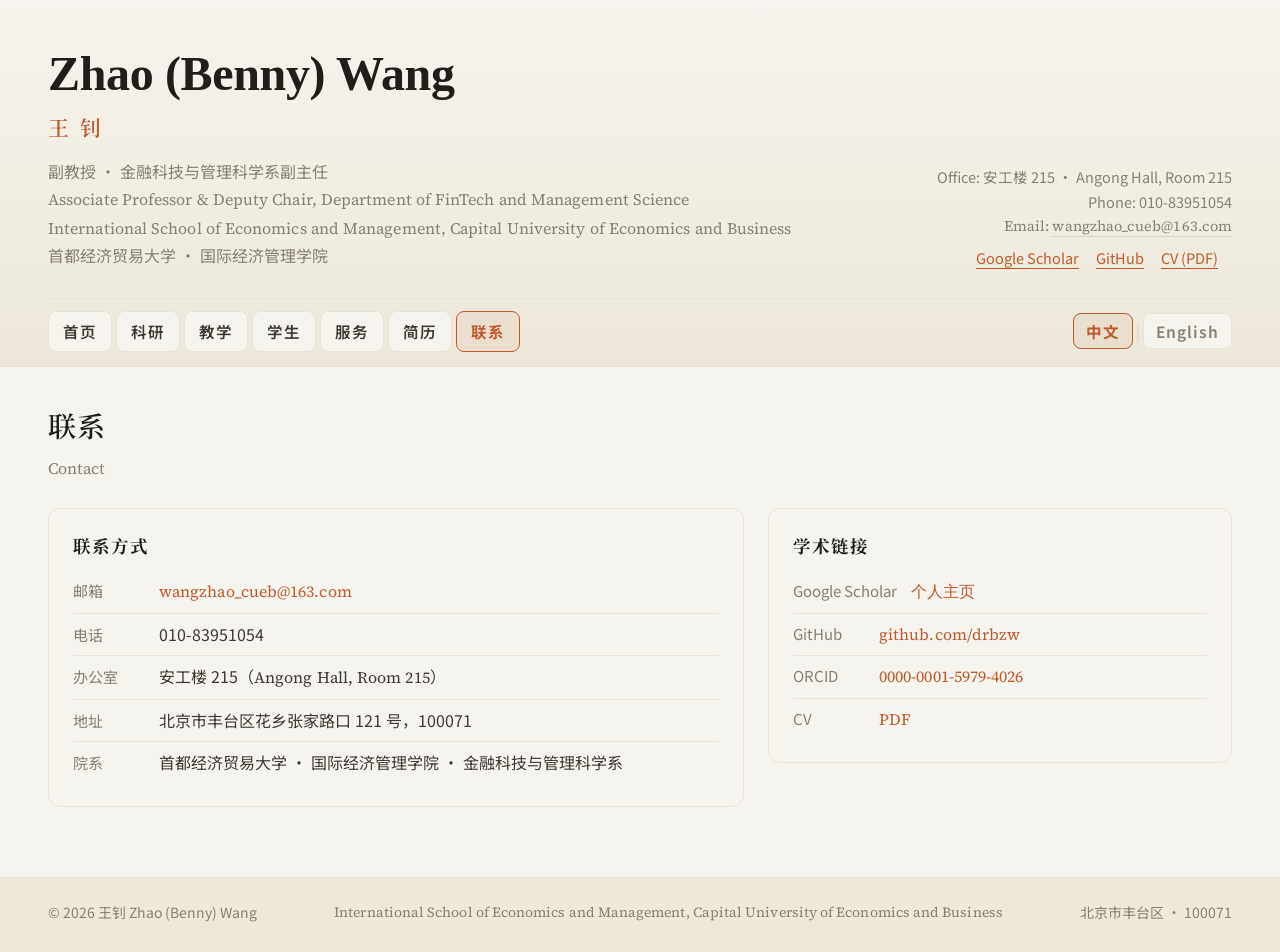
<file: contact.html>
<!DOCTYPE html>
<html lang="zh-CN">
<head>
  <meta charset="UTF-8">
  <meta name="viewport" content="width=device-width, initial-scale=1.0">
  <title>联系 · 王钊 — 首都经济贸易大学</title>
  <meta name="description" content="联系王钊：邮箱、电话、办公室地址。">
  <link rel="stylesheet" href="css/style.css?v=5">
  <link rel="preconnect" href="https://fonts.googleapis.com">
  <link rel="preconnect" href="https://fonts.gstatic.com" crossorigin>
  <link href="https://fonts.googleapis.com/css2?family=Noto+Sans+SC:wght@400;500;600;700&family=Noto+Serif+SC:wght@600&family=Source+Serif+4:wght@400;600;700&display=swap" rel="stylesheet">
</head>
<body>

<header class="site-header">
  <div class="container">
    <div class="header-main">
      <div>
        <h1 class="name-en">Zhao (Benny) Wang</h1>
        <div class="name-cn">王 钊</div>
        <div class="title-line">
          副教授 · 金融科技与管理科学系副主任<br>
          <span class="en">Associate Professor &amp; Deputy Chair, Department of FinTech and Management Science</span><br>
          <span class="en">International School of Economics and Management, Capital University of Economics and Business</span><br>
          首都经济贸易大学 · 国际经济管理学院
        </div>
      </div>
      <div class="contact-block">
        <div>Office: 安工楼 215 &middot; Angong Hall, Room 215</div>
        <div>Phone: 010-83951054</div>
        <div class="en">Email: <a href="mailto:wangzhao_cueb@163.com">wangzhao_cueb@163.com</a></div>
        <div class="contact-links">
          <a href="https://scholar.google.com/citations?user=PxdAwasAAAAJ&hl=en">Google Scholar</a>
          <a href="https://github.com/drbzw">GitHub</a>
          <a href="cv.pdf">CV (PDF)</a>
        </div>
      </div>
    </div>
    <nav class="site-nav">
      <a href="index.html">首页</a>
      <a href="academic.html">科研</a>
      <a href="teaching.html">教学</a>
      <a href="students.html">学生</a>
      <a href="service.html">服务</a>
      <a href="cv.html">简历</a>
      <a href="contact.html" class="active">联系</a>
      <div class="nav-lang">
        <a href="#" class="active">中文</a>
        <span style="color:var(--line-strong)">|</span>
        <a href="en/contact.html">English</a>
      </div>
    </nav>
  </div>
</header>

<main class="container">

  <div class="page-header">
    <h1>联系</h1>
    <div class="en">Contact</div>
  </div>

  <section class="section" style="padding-top:20px;">
    <div class="contact-grid">
      <div class="contact-card">
        <h3>联系方式</h3>
        <div class="row">
          <span class="lbl">邮箱</span>
          <span class="en"><a href="mailto:wangzhao_cueb@163.com">wangzhao_cueb@163.com</a></span>
        </div>
        <div class="row">
          <span class="lbl">电话</span>
          <span>010-83951054</span>
        </div>
        <div class="row">
          <span class="lbl">办公室</span>
          <span>安工楼 215（<span class="en">Angong Hall, Room 215</span>）</span>
        </div>
        <div class="row">
          <span class="lbl">地址</span>
          <span>北京市丰台区花乡张家路口 121 号，100071</span>
        </div>
        <div class="row">
          <span class="lbl">院系</span>
          <span>首都经济贸易大学 · 国际经济管理学院 · 金融科技与管理科学系</span>
        </div>
      </div>
      <div class="contact-card">
        <h3>学术链接</h3>
        <div class="row">
          <span class="lbl">Google Scholar</span>
          <span class="en"><a href="https://scholar.google.com/citations?user=PxdAwasAAAAJ&hl=en">个人主页</a></span>
        </div>
        <div class="row">
          <span class="lbl">GitHub</span>
          <span class="en"><a href="https://github.com/drbzw">github.com/drbzw</a></span>
        </div>
        <div class="row">
          <span class="lbl">ORCID</span>
          <span class="en"><a href="https://orcid.org/0000-0001-5979-4026">0000-0001-5979-4026</a></span>
        </div>
        <div class="row">
          <span class="lbl">CV</span>
          <span class="en"><a href="cv.pdf">PDF</a></span>
        </div>
      </div>
    </div>
  </section>

</main>

<footer class="site-footer">
  <div class="container">
    <div class="footer-inner">
      <span>© 2026 王钊 Zhao (Benny) Wang</span>
      <span class="en">International School of Economics and Management, Capital University of Economics and Business</span>
      <span>北京市丰台区 · 100071</span>
    </div>
  </div>
</footer>

</body>
</html>
</file>
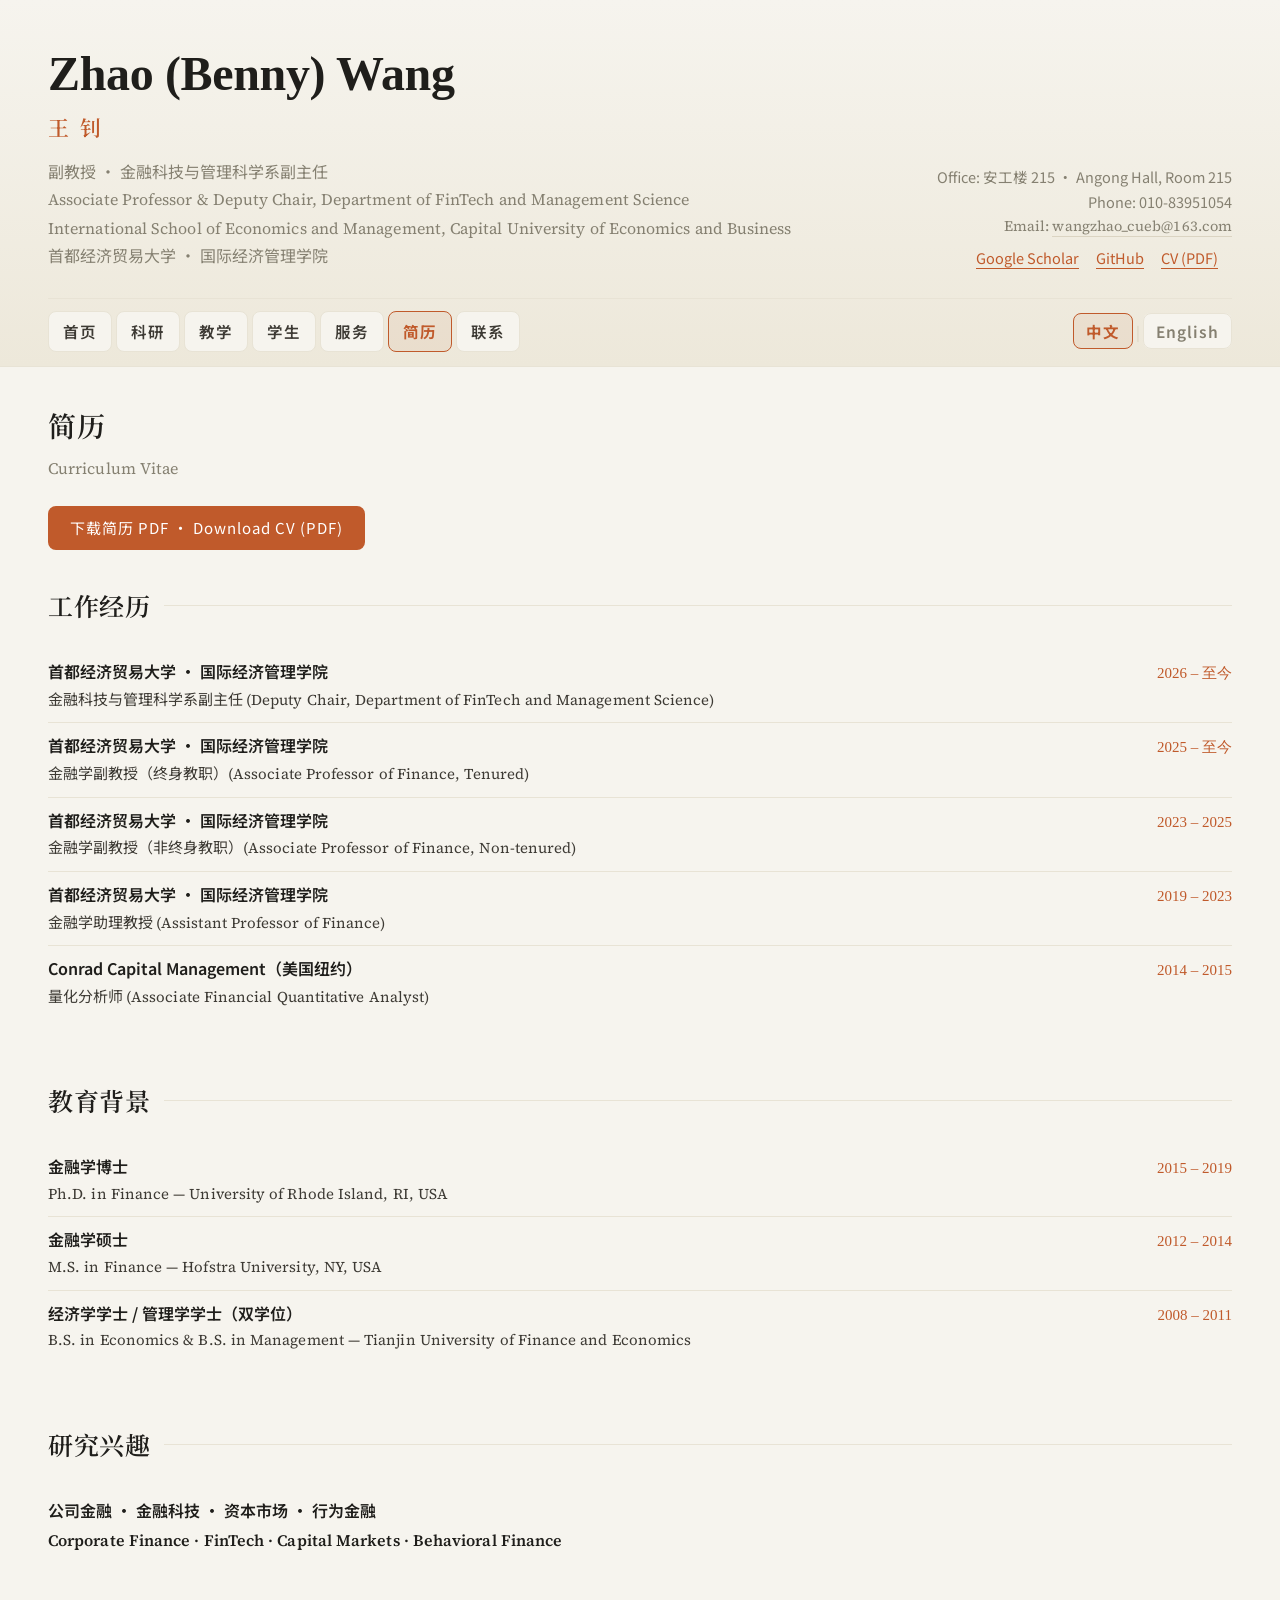
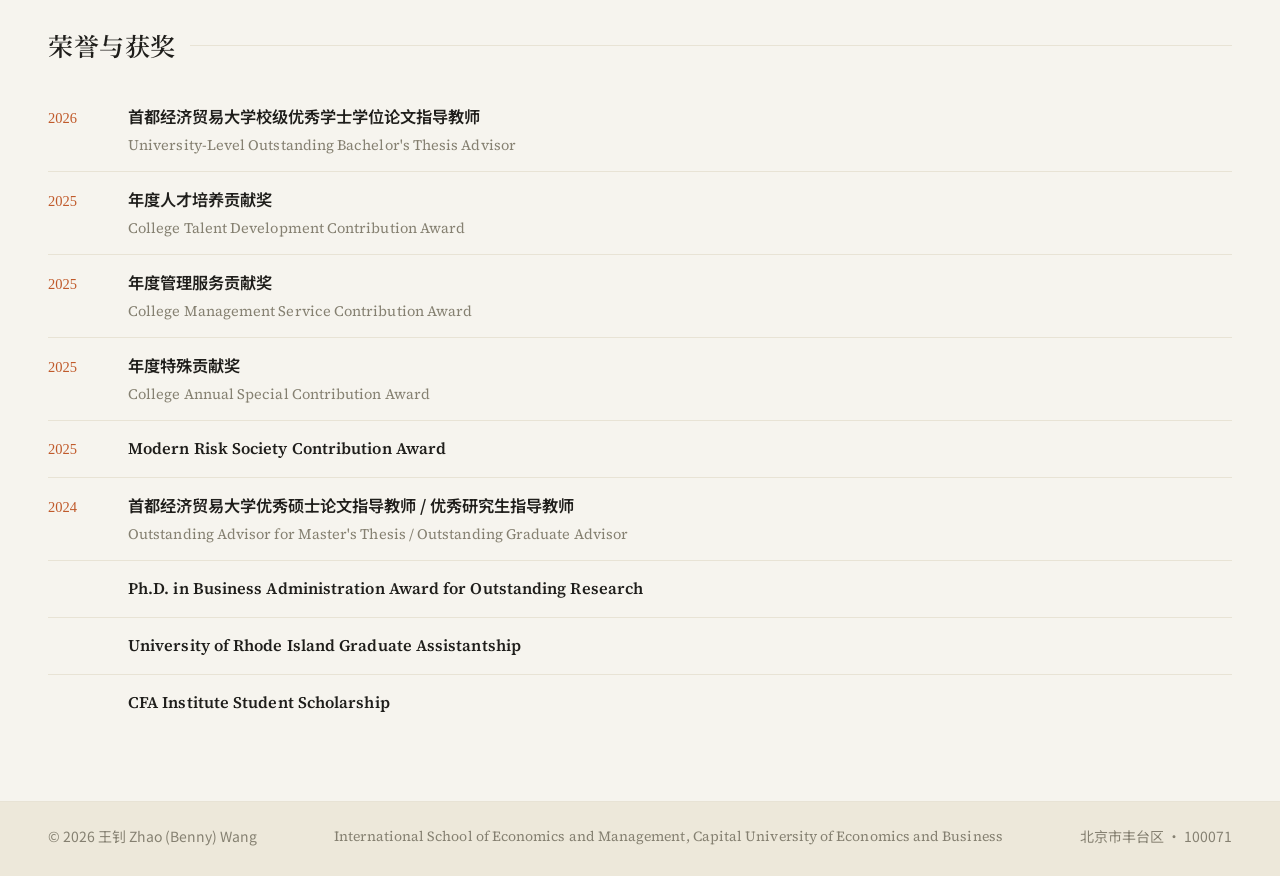
<file: cv.html>
<!DOCTYPE html>
<html lang="zh-CN">
<head>
  <meta charset="UTF-8">
  <meta name="viewport" content="width=device-width, initial-scale=1.0">
  <title>简历 · 王钊 — 首都经济贸易大学</title>
  <meta name="description" content="王钊的学术简历。">
  <link rel="stylesheet" href="css/style.css?v=5">
  <link rel="preconnect" href="https://fonts.googleapis.com">
  <link rel="preconnect" href="https://fonts.gstatic.com" crossorigin>
  <link href="https://fonts.googleapis.com/css2?family=Noto+Sans+SC:wght@400;500;600;700&family=Noto+Serif+SC:wght@600&family=Source+Serif+4:wght@400;600;700&display=swap" rel="stylesheet">
</head>
<body>

<header class="site-header">
  <div class="container">
    <div class="header-main">
      <div>
        <h1 class="name-en">Zhao (Benny) Wang</h1>
        <div class="name-cn">王 钊</div>
        <div class="title-line">
          副教授 · 金融科技与管理科学系副主任<br>
          <span class="en">Associate Professor &amp; Deputy Chair, Department of FinTech and Management Science</span><br>
          <span class="en">International School of Economics and Management, Capital University of Economics and Business</span><br>
          首都经济贸易大学 · 国际经济管理学院
        </div>
      </div>
      <div class="contact-block">
        <div>Office: 安工楼 215 &middot; Angong Hall, Room 215</div>
        <div>Phone: 010-83951054</div>
        <div class="en">Email: <a href="mailto:wangzhao_cueb@163.com">wangzhao_cueb@163.com</a></div>
        <div class="contact-links">
          <a href="https://scholar.google.com/citations?user=PxdAwasAAAAJ&hl=en">Google Scholar</a>
          <a href="https://github.com/drbzw">GitHub</a>
          <a href="cv.pdf">CV (PDF)</a>
        </div>
      </div>
    </div>
    <nav class="site-nav">
      <a href="index.html">首页</a>
      <a href="academic.html">科研</a>
      <a href="teaching.html">教学</a>
      <a href="students.html">学生</a>
      <a href="service.html">服务</a>
      <a href="cv.html" class="active">简历</a>
      <a href="contact.html">联系</a>
      <div class="nav-lang">
        <a href="#" class="active">中文</a>
        <span style="color:var(--line-strong)">|</span>
        <a href="en/cv.html">English</a>
      </div>
    </nav>
  </div>
</header>

<main class="container">

  <div class="page-header">
    <h1>简历</h1>
    <div class="en">Curriculum Vitae</div>
    <div style="margin-top:18px;">
      <a href="cv.pdf" class="pdf-btn">下载简历 PDF · Download CV (PDF)</a>
    </div>
  </div>

  <section class="section" style="padding-top:28px;">
    <div class="section-title">
      <h2>工作经历</h2>
      <div class="line"></div>
    </div>
    <div class="cv-section">
      <div class="cv-entry">
        <div>
          <div class="cv-title">首都经济贸易大学 · 国际经济管理学院</div>
          <div class="cv-sub">金融科技与管理科学系副主任 <span class="en">(Deputy Chair, Department of FinTech and Management Science)</span></div>
        </div>
        <div class="cv-date">2026 – 至今</div>
      </div>
      <div class="cv-entry">
        <div>
          <div class="cv-title">首都经济贸易大学 · 国际经济管理学院</div>
          <div class="cv-sub">金融学副教授（终身教职）<span class="en">(Associate Professor of Finance, Tenured)</span></div>
        </div>
        <div class="cv-date">2025 – 至今</div>
      </div>
      <div class="cv-entry">
        <div>
          <div class="cv-title">首都经济贸易大学 · 国际经济管理学院</div>
          <div class="cv-sub">金融学副教授（非终身教职）<span class="en">(Associate Professor of Finance, Non-tenured)</span></div>
        </div>
        <div class="cv-date">2023 – 2025</div>
      </div>
      <div class="cv-entry">
        <div>
          <div class="cv-title">首都经济贸易大学 · 国际经济管理学院</div>
          <div class="cv-sub">金融学助理教授 <span class="en">(Assistant Professor of Finance)</span></div>
        </div>
        <div class="cv-date">2019 – 2023</div>
      </div>
      <div class="cv-entry">
        <div>
          <div class="cv-title">Conrad Capital Management（美国纽约）</div>
          <div class="cv-sub">量化分析师 <span class="en">(Associate Financial Quantitative Analyst)</span></div>
        </div>
        <div class="cv-date">2014 – 2015</div>
      </div>
    </div>
  </section>

  <section class="section" style="padding-top:8px;">
    <div class="section-title">
      <h2>教育背景</h2>
      <div class="line"></div>
    </div>
    <div class="cv-section">
      <div class="cv-entry">
        <div>
          <div class="cv-title">金融学博士</div>
          <div class="cv-sub en">Ph.D. in Finance — University of Rhode Island, RI, USA</div>
        </div>
        <div class="cv-date">2015 – 2019</div>
      </div>
      <div class="cv-entry">
        <div>
          <div class="cv-title">金融学硕士</div>
          <div class="cv-sub en">M.S. in Finance — Hofstra University, NY, USA</div>
        </div>
        <div class="cv-date">2012 – 2014</div>
      </div>
      <div class="cv-entry">
        <div>
          <div class="cv-title">经济学学士 / 管理学学士（双学位）</div>
          <div class="cv-sub en">B.S. in Economics &amp; B.S. in Management — Tianjin University of Finance and Economics</div>
        </div>
        <div class="cv-date">2008 – 2011</div>
      </div>
    </div>
  </section>

  <section class="section" style="padding-top:8px;">
    <div class="section-title">
      <h2>研究兴趣</h2>
      <div class="line"></div>
    </div>
    <div class="cv-section">
      <div class="cv-entry" style="border-bottom:none;padding-bottom:4px;">
        <div class="cv-title">公司金融 · 金融科技 · 资本市场 · 行为金融</div>
      </div>
      <div class="cv-entry" style="border-bottom:none;padding-top:0;">
        <div class="cv-title en">Corporate Finance · FinTech · Capital Markets · Behavioral Finance</div>
      </div>
    </div>
  </section>

    <section class="section" style="padding-top:8px;">
    <div class="section-title">
      <h2>荣誉与获奖</h2>
      <div class="line"></div>
    </div>
    <ul class="block-list honors-list">
      <li><div class="honor-year">2026</div><div><div class="bt">首都经济贸易大学校级优秀学士学位论文指导教师</div><div class="bm en">University-Level Outstanding Bachelor's Thesis Advisor</div></div></li>
      <li><div class="honor-year">2025</div><div><div class="bt">年度人才培养贡献奖</div><div class="bm en">College Talent Development Contribution Award</div></div></li>
      <li><div class="honor-year">2025</div><div><div class="bt">年度管理服务贡献奖</div><div class="bm en">College Management Service Contribution Award</div></div></li>
      <li><div class="honor-year">2025</div><div><div class="bt">年度特殊贡献奖</div><div class="bm en">College Annual Special Contribution Award</div></div></li>
      <li><div class="honor-year">2025</div><div><div class="bt en">Modern Risk Society Contribution Award</div></div></li>
      <li><div class="honor-year">2024</div><div><div class="bt">首都经济贸易大学优秀硕士论文指导教师 / 优秀研究生指导教师</div><div class="bm en">Outstanding Advisor for Master's Thesis / Outstanding Graduate Advisor</div></div></li>
      <li><div class="honor-year"></div><div><div class="bt en">Ph.D. in Business Administration Award for Outstanding Research</div></div></li>
      <li><div class="honor-year"></div><div><div class="bt en">University of Rhode Island Graduate Assistantship</div></div></li>
      <li><div class="honor-year"></div><div><div class="bt en">CFA Institute Student Scholarship</div></div></li>
    </ul>
  </section>

</main>

<footer class="site-footer">
  <div class="container">
    <div class="footer-inner">
      <span>© 2026 王钊 Zhao (Benny) Wang</span>
      <span class="en">International School of Economics and Management, Capital University of Economics and Business</span>
      <span>北京市丰台区 · 100071</span>
    </div>
  </div>
</footer>

</body>
</html>
</file>
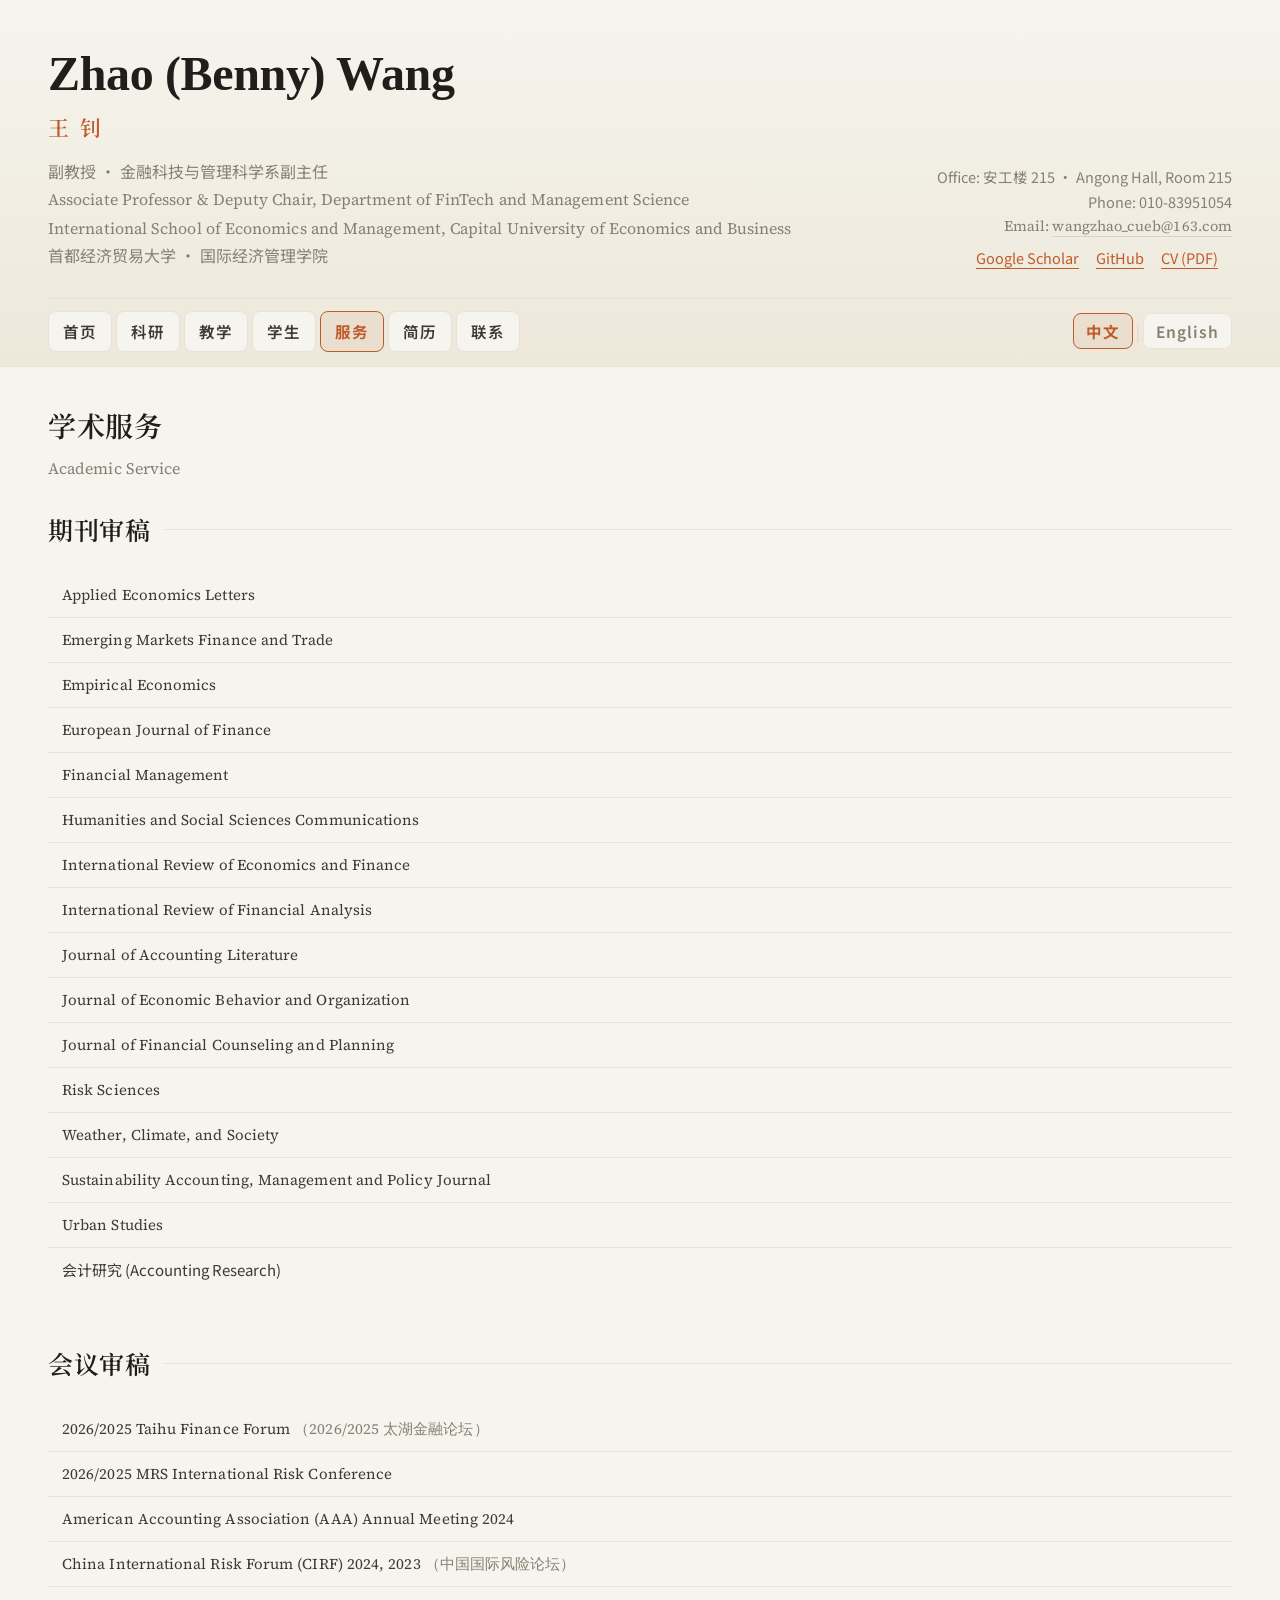
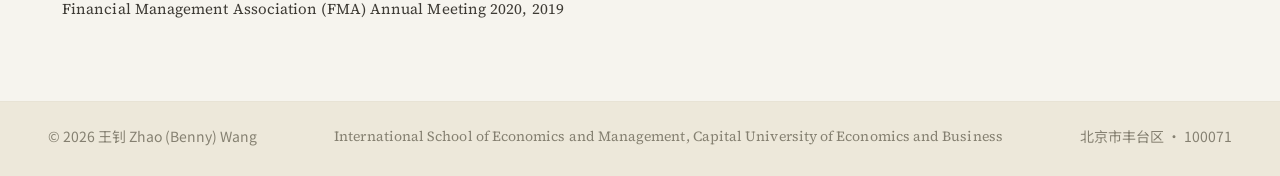
<file: service.html>
<!DOCTYPE html>
<html lang="zh-CN">
<head>
  <meta charset="UTF-8">
  <meta name="viewport" content="width=device-width, initial-scale=1.0">
  <title>学术服务 · 王钊 — 首都经济贸易大学</title>
  <meta name="description" content="王钊的学术服务：期刊审稿、会议审稿。">
  <link rel="stylesheet" href="css/style.css?v=5">
  <link rel="preconnect" href="https://fonts.googleapis.com">
  <link rel="preconnect" href="https://fonts.gstatic.com" crossorigin>
  <link href="https://fonts.googleapis.com/css2?family=Noto+Sans+SC:wght@400;500;600;700&family=Noto+Serif+SC:wght@600&family=Source+Serif+4:wght@400;600;700&display=swap" rel="stylesheet">
</head>
<body>

<header class="site-header">
  <div class="container">
    <div class="header-main">
      <div>
        <h1 class="name-en">Zhao (Benny) Wang</h1>
        <div class="name-cn">王 钊</div>
        <div class="title-line">
          副教授 · 金融科技与管理科学系副主任<br>
          <span class="en">Associate Professor &amp; Deputy Chair, Department of FinTech and Management Science</span><br>
          <span class="en">International School of Economics and Management, Capital University of Economics and Business</span><br>
          首都经济贸易大学 · 国际经济管理学院
        </div>
      </div>
      <div class="contact-block">
        <div>Office: 安工楼 215 &middot; Angong Hall, Room 215</div>
        <div>Phone: 010-83951054</div>
        <div class="en">Email: <a href="mailto:wangzhao_cueb@163.com">wangzhao_cueb@163.com</a></div>
        <div class="contact-links">
          <a href="https://scholar.google.com/citations?user=PxdAwasAAAAJ&hl=en">Google Scholar</a>
          <a href="https://github.com/drbzw">GitHub</a>
          <a href="cv.pdf">CV (PDF)</a>
        </div>
      </div>
    </div>
    <nav class="site-nav">
      <a href="index.html">首页</a>
      <a href="academic.html">科研</a>
      <a href="teaching.html">教学</a>
      <a href="students.html">学生</a>
      <a href="service.html" class="active">服务</a>
      <a href="cv.html">简历</a>
      <a href="contact.html">联系</a>
      <div class="nav-lang">
        <a href="#" class="active">中文</a>
        <span style="color:var(--line-strong)">|</span>
        <a href="en/service.html">English</a>
      </div>
    </nav>
  </div>
</header>

<main class="container">

  <div class="page-header">
    <h1>学术服务</h1>
    <div class="en">Academic Service</div>
  </div>

  <section class="section" style="padding-top:20px;">
    <div class="section-title">
      <h2>期刊审稿</h2>
      <div class="line"></div>
    </div>
    <table class="simple-table">
      <tbody>
        <tr><td class="en">Applied Economics Letters</td></tr>
        <tr><td class="en">Emerging Markets Finance and Trade</td></tr>
        <tr><td class="en">Empirical Economics</td></tr>
        <tr><td class="en">European Journal of Finance</td></tr>
        <tr><td class="en">Financial Management</td></tr>
        <tr><td class="en">Humanities and Social Sciences Communications</td></tr>
        <tr><td class="en">International Review of Economics and Finance</td></tr>
        <tr><td class="en">International Review of Financial Analysis</td></tr>
        <tr><td class="en">Journal of Accounting Literature</td></tr>
        <tr><td class="en">Journal of Economic Behavior and Organization</td></tr>
        <tr><td class="en">Journal of Financial Counseling and Planning</td></tr>
        <tr><td class="en">Risk Sciences</td></tr>
        <tr><td class="en">Weather, Climate, and Society</td></tr>
        <tr><td class="en">Sustainability Accounting, Management and Policy Journal</td></tr>
        <tr><td class="en">Urban Studies</td></tr>
        <tr><td>会计研究 (Accounting Research)</td></tr>
      </tbody>
    </table>
  </section>

  <section class="section" style="padding-top:8px;">
    <div class="section-title">
      <h2>会议审稿</h2>
      <div class="line"></div>
    </div>
    <table class="simple-table">
      <tbody>
        <tr><td class="en">2026/2025 Taihu Finance Forum <span style="color:var(--muted);">（2026/2025 太湖金融论坛）</span></td></tr>
        <tr><td class="en">2026/2025 MRS International Risk Conference</td></tr>
        <tr><td class="en">American Accounting Association (AAA) Annual Meeting 2024</td></tr>
        <tr><td class="en">China International Risk Forum (CIRF) 2024, 2023 <span style="color:var(--muted);">（中国国际风险论坛）</span></td></tr>
        <tr><td class="en">Financial Management Association (FMA) Annual Meeting 2020, 2019</td></tr>
      </tbody>
    </table>
  </section>

</main>

<footer class="site-footer">
  <div class="container">
    <div class="footer-inner">
      <span>© 2026 王钊 Zhao (Benny) Wang</span>
      <span class="en">International School of Economics and Management, Capital University of Economics and Business</span>
      <span>北京市丰台区 · 100071</span>
    </div>
  </div>
</footer>

</body>
</html>
</file>
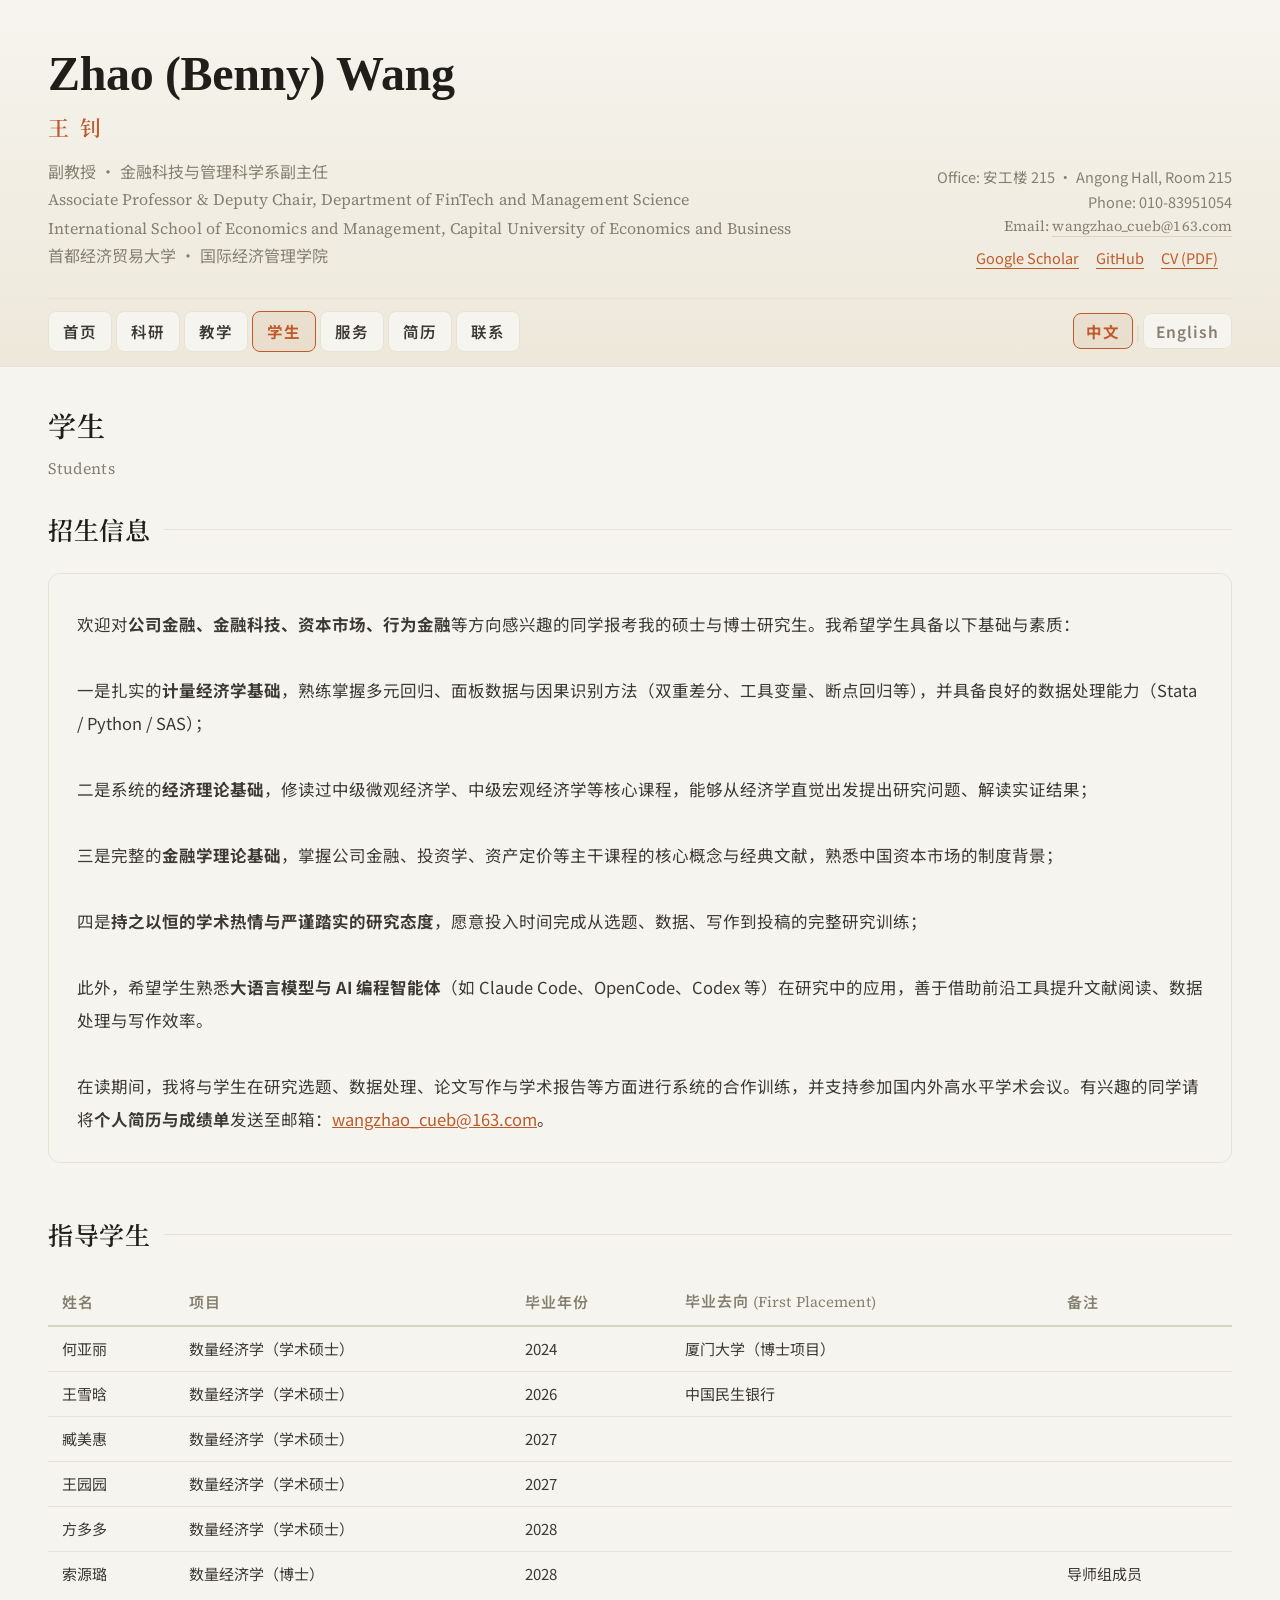
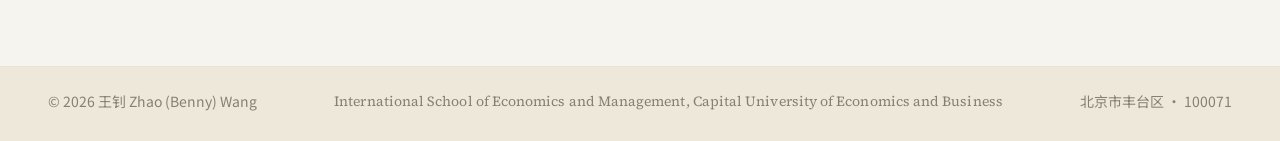
<file: students.html>
<!DOCTYPE html>
<html lang="zh-CN">
<head>
  <meta charset="UTF-8">
  <meta name="viewport" content="width=device-width, initial-scale=1.0">
  <title>学生 · 王钊 — 首都经济贸易大学</title>
  <meta name="description" content="王钊的学生指导与招生信息。">
  <link rel="stylesheet" href="css/style.css?v=5">
  <link rel="preconnect" href="https://fonts.googleapis.com">
  <link rel="preconnect" href="https://fonts.gstatic.com" crossorigin>
  <link href="https://fonts.googleapis.com/css2?family=Noto+Sans+SC:wght@400;500;600;700&family=Noto+Serif+SC:wght@600&family=Source+Serif+4:wght@400;600;700&display=swap" rel="stylesheet">
</head>
<body>

<header class="site-header">
  <div class="container">
    <div class="header-main">
      <div>
        <h1 class="name-en">Zhao (Benny) Wang</h1>
        <div class="name-cn">王 钊</div>
        <div class="title-line">
          副教授 · 金融科技与管理科学系副主任<br>
          <span class="en">Associate Professor &amp; Deputy Chair, Department of FinTech and Management Science</span><br>
          <span class="en">International School of Economics and Management, Capital University of Economics and Business</span><br>
          首都经济贸易大学 · 国际经济管理学院
        </div>
      </div>
      <div class="contact-block">
        <div>Office: 安工楼 215 &middot; Angong Hall, Room 215</div>
        <div>Phone: 010-83951054</div>
        <div class="en">Email: <a href="mailto:wangzhao_cueb@163.com">wangzhao_cueb@163.com</a></div>
        <div class="contact-links">
          <a href="https://scholar.google.com/citations?user=PxdAwasAAAAJ&hl=en">Google Scholar</a>
          <a href="https://github.com/drbzw">GitHub</a>
          <a href="cv.pdf">CV (PDF)</a>
        </div>
      </div>
    </div>
    <nav class="site-nav">
      <a href="index.html">首页</a>
      <a href="academic.html">科研</a>
      <a href="teaching.html">教学</a>
      <a href="students.html" class="active">学生</a>
      <a href="service.html">服务</a>
      <a href="cv.html">简历</a>
      <a href="contact.html">联系</a>
      <div class="nav-lang">
        <a href="#" class="active">中文</a>
        <span style="color:var(--line-strong)">|</span>
        <a href="en/students.html">English</a>
      </div>
    </nav>
  </div>
</header>

<main class="container">

  <div class="page-header">
    <h1>学生</h1>
    <div class="en">Students</div>
  </div>

  <section class="section" style="padding-top:20px;">
    <div class="section-title">
      <h2>招生信息</h2>
      <div class="line"></div>
    </div>
    <div class="card-item" style="background:var(--bg); border:1px solid var(--line); border-radius:12px; padding:26px 28px;">
      <p style="font-size:16.5px; line-height:2; color:var(--ink-2);">
        欢迎对<b>公司金融、金融科技、资本市场、行为金融</b>等方向感兴趣的同学报考我的硕士与博士研究生。我希望学生具备以下基础与素质：<br><br>
        一是扎实的<b>计量经济学基础</b>，熟练掌握多元回归、面板数据与因果识别方法（双重差分、工具变量、断点回归等），并具备良好的数据处理能力（Stata / Python / SAS）；<br><br>
        二是系统的<b>经济理论基础</b>，修读过中级微观经济学、中级宏观经济学等核心课程，能够从经济学直觉出发提出研究问题、解读实证结果；<br><br>
        三是完整的<b>金融学理论基础</b>，掌握公司金融、投资学、资产定价等主干课程的核心概念与经典文献，熟悉中国资本市场的制度背景；<br><br>
        四是<b>持之以恒的学术热情与严谨踏实的研究态度</b>，愿意投入时间完成从选题、数据、写作到投稿的完整研究训练；<br><br>
        此外，希望学生熟悉<b>大语言模型与 AI 编程智能体</b>（如 Claude Code、OpenCode、Codex 等）在研究中的应用，善于借助前沿工具提升文献阅读、数据处理与写作效率。<br><br>
        在读期间，我将与学生在研究选题、数据处理、论文写作与学术报告等方面进行系统的合作训练，并支持参加国内外高水平学术会议。有兴趣的同学请将<b>个人简历与成绩单</b>发送至邮箱：<a href="mailto:wangzhao_cueb@163.com" style="color:var(--accent);">wangzhao_cueb@163.com</a>。
      </p>
    </div>
  </section>

  <section class="section" style="padding-top:8px;">
    <div class="section-title">
      <h2>指导学生</h2>
      <div class="line"></div>
    </div>
    <div class="table-scroll"><table class="simple-table">
      <thead>
        <tr>
          <th>姓名</th>
          <th>项目</th>
          <th>毕业年份</th>
          <th>毕业去向 <span class="en" style="font-weight:400;color:var(--muted);">(First Placement)</span></th>
          <th>备注</th>
        </tr>
      </thead>
      <tbody>
        <tr>
          <td>何亚丽</td>
          <td>数量经济学（学术硕士）</td>
          <td>2024</td>
          <td>厦门大学（博士项目）</td>
          <td></td>
        </tr>
        <tr>
          <td>王雪晗</td>
          <td>数量经济学（学术硕士）</td>
          <td>2026</td>
          <td>中国民生银行</td>
          <td></td>
        </tr>
        <tr>
          <td>臧美惠</td>
          <td>数量经济学（学术硕士）</td>
          <td>2027</td>
          <td></td>
          <td></td>
        </tr>
        <tr>
          <td>王园园</td>
          <td>数量经济学（学术硕士）</td>
          <td>2027</td>
          <td></td>
          <td></td>
        </tr>
        <tr>
          <td>方多多</td>
          <td>数量经济学（学术硕士）</td>
          <td>2028</td>
          <td></td>
          <td></td>
        </tr>
        <tr>
          <td>索源璐</td>
          <td>数量经济学（博士）</td>
          <td>2028</td>
          <td></td>
          <td>导师组成员</td>
        </tr>
      </tbody>
    </table></div>
  </section>

</main>

<footer class="site-footer">
  <div class="container">
    <div class="footer-inner">
      <span>© 2026 王钊 Zhao (Benny) Wang</span>
      <span class="en">International School of Economics and Management, Capital University of Economics and Business</span>
      <span>北京市丰台区 · 100071</span>
    </div>
  </div>
</footer>

</body>
</html>
</file>
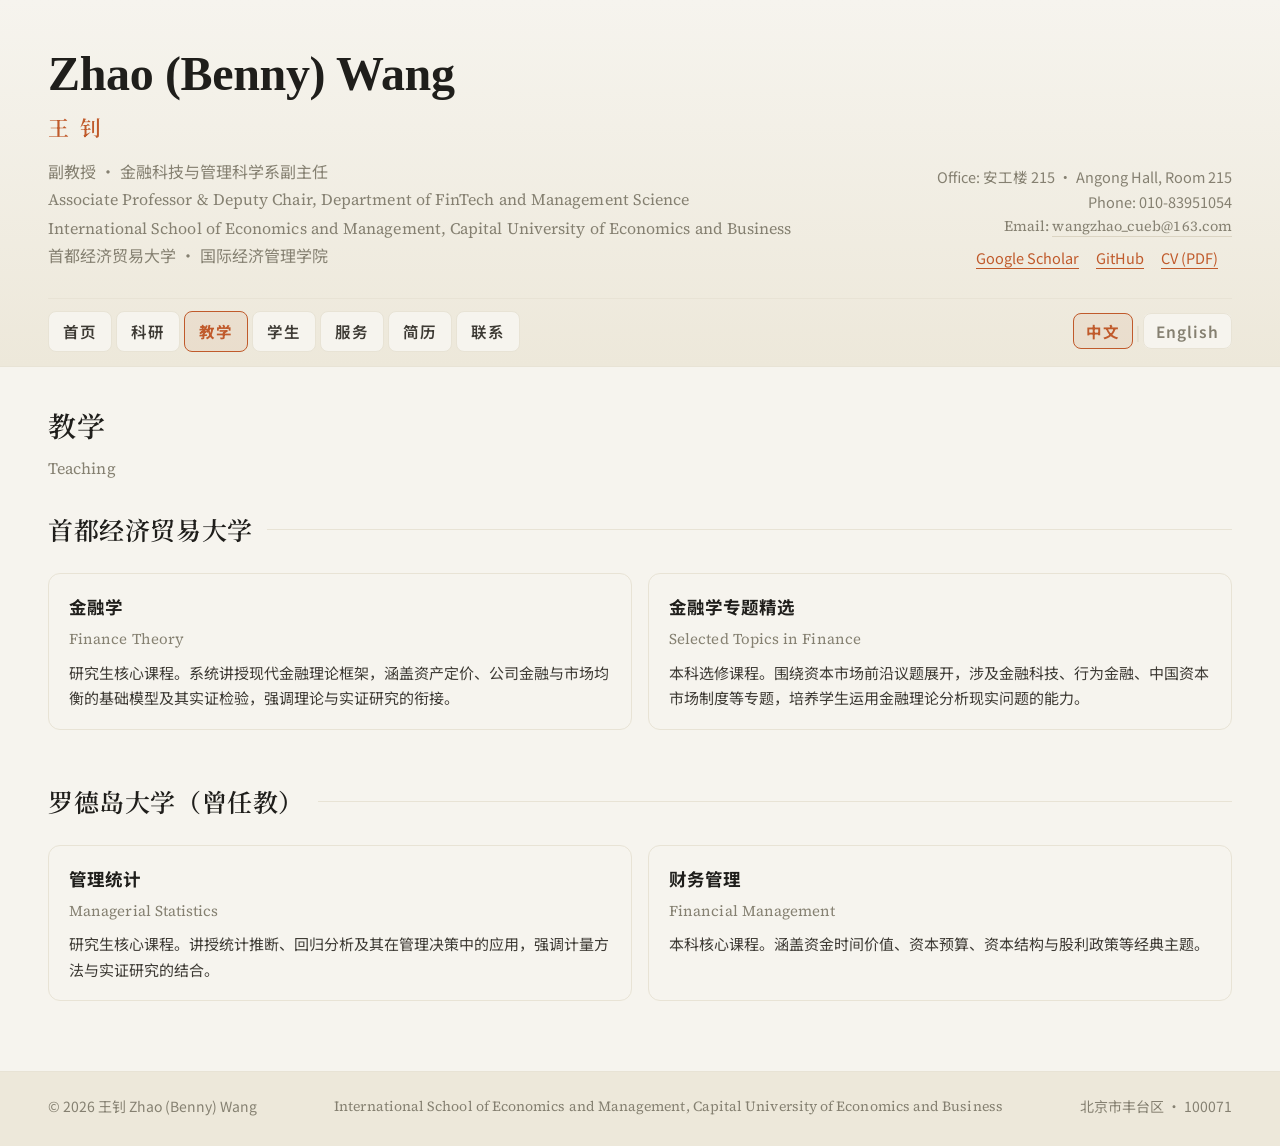
<file: teaching.html>
<!DOCTYPE html>
<html lang="zh-CN">
<head>
  <meta charset="UTF-8">
  <meta name="viewport" content="width=device-width, initial-scale=1.0">
  <title>教学 · 王钊 — 首都经济贸易大学</title>
  <meta name="description" content="王钊的教学：金融学理论、金融专题等课程。">
  <link rel="stylesheet" href="css/style.css?v=5">
  <link rel="preconnect" href="https://fonts.googleapis.com">
  <link rel="preconnect" href="https://fonts.gstatic.com" crossorigin>
  <link href="https://fonts.googleapis.com/css2?family=Noto+Sans+SC:wght@400;500;600;700&family=Noto+Serif+SC:wght@600&family=Source+Serif+4:wght@400;600;700&display=swap" rel="stylesheet">
</head>
<body>

<header class="site-header">
  <div class="container">
    <div class="header-main">
      <div>
        <h1 class="name-en">Zhao (Benny) Wang</h1>
        <div class="name-cn">王 钊</div>
        <div class="title-line">
          副教授 · 金融科技与管理科学系副主任<br>
          <span class="en">Associate Professor &amp; Deputy Chair, Department of FinTech and Management Science</span><br>
          <span class="en">International School of Economics and Management, Capital University of Economics and Business</span><br>
          首都经济贸易大学 · 国际经济管理学院
        </div>
      </div>
      <div class="contact-block">
        <div>Office: 安工楼 215 &middot; Angong Hall, Room 215</div>
        <div>Phone: 010-83951054</div>
        <div class="en">Email: <a href="mailto:wangzhao_cueb@163.com">wangzhao_cueb@163.com</a></div>
        <div class="contact-links">
          <a href="https://scholar.google.com/citations?user=PxdAwasAAAAJ&hl=en">Google Scholar</a>
          <a href="https://github.com/drbzw">GitHub</a>
          <a href="cv.pdf">CV (PDF)</a>
        </div>
      </div>
    </div>
    <nav class="site-nav">
      <a href="index.html">首页</a>
      <a href="academic.html">科研</a>
      <a href="teaching.html" class="active">教学</a>
      <a href="students.html">学生</a>
      <a href="service.html">服务</a>
      <a href="cv.html">简历</a>
      <a href="contact.html">联系</a>
      <div class="nav-lang">
        <a href="#" class="active">中文</a>
        <span style="color:var(--line-strong)">|</span>
        <a href="en/teaching.html">English</a>
      </div>
    </nav>
  </div>
</header>

<main class="container">

  <div class="page-header">
    <h1>教学</h1>
    <div class="en">Teaching</div>
  </div>

  <section class="section" style="padding-top:20px;">
    <div class="section-title">
      <h2>首都经济贸易大学</h2>
      <div class="line"></div>
    </div>
    <div class="card-grid">
      <div class="card-item">
        <h3>金融学</h3>
        <div class="en">Finance Theory</div>
        <p>研究生核心课程。系统讲授现代金融理论框架，涵盖资产定价、公司金融与市场均衡的基础模型及其实证检验，强调理论与实证研究的衔接。</p>
      </div>
      <div class="card-item">
        <h3>金融学专题精选</h3>
        <div class="en">Selected Topics in Finance</div>
        <p>本科选修课程。围绕资本市场前沿议题展开，涉及金融科技、行为金融、中国资本市场制度等专题，培养学生运用金融理论分析现实问题的能力。</p>
      </div>
    </div>
  </section>

  <section class="section" style="padding-top:8px;">
    <div class="section-title">
      <h2>罗德岛大学（曾任教）</h2>
      <div class="line"></div>
    </div>
    <div class="card-grid">
      <div class="card-item">
        <h3>管理统计</h3>
        <div class="en">Managerial Statistics</div>
        <p>研究生核心课程。讲授统计推断、回归分析及其在管理决策中的应用，强调计量方法与实证研究的结合。</p>
      </div>
      <div class="card-item">
        <h3>财务管理</h3>
        <div class="en">Financial Management</div>
        <p>本科核心课程。涵盖资金时间价值、资本预算、资本结构与股利政策等经典主题。</p>
      </div>
    </div>
  </section>

</main>

<footer class="site-footer">
  <div class="container">
    <div class="footer-inner">
      <span>© 2026 王钊 Zhao (Benny) Wang</span>
      <span class="en">International School of Economics and Management, Capital University of Economics and Business</span>
      <span>北京市丰台区 · 100071</span>
    </div>
  </div>
</footer>

</body>
</html>
</file>
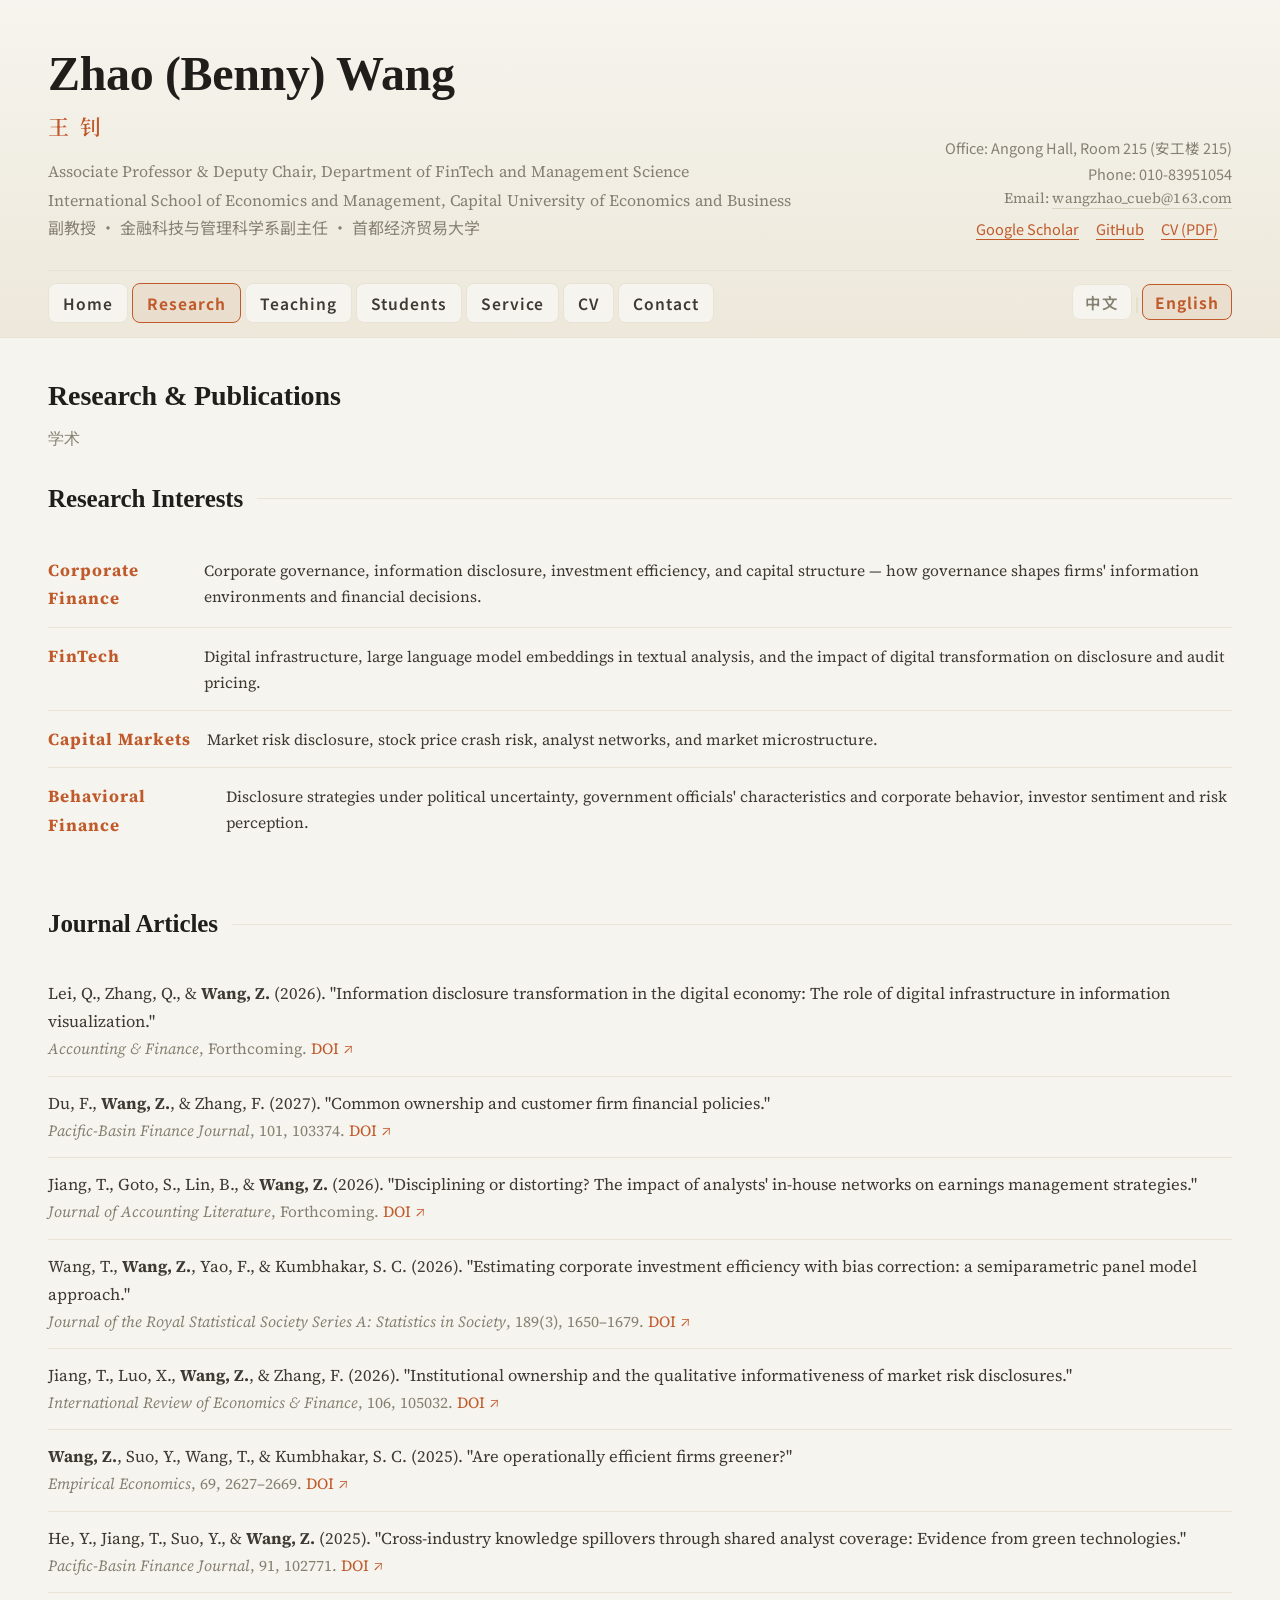
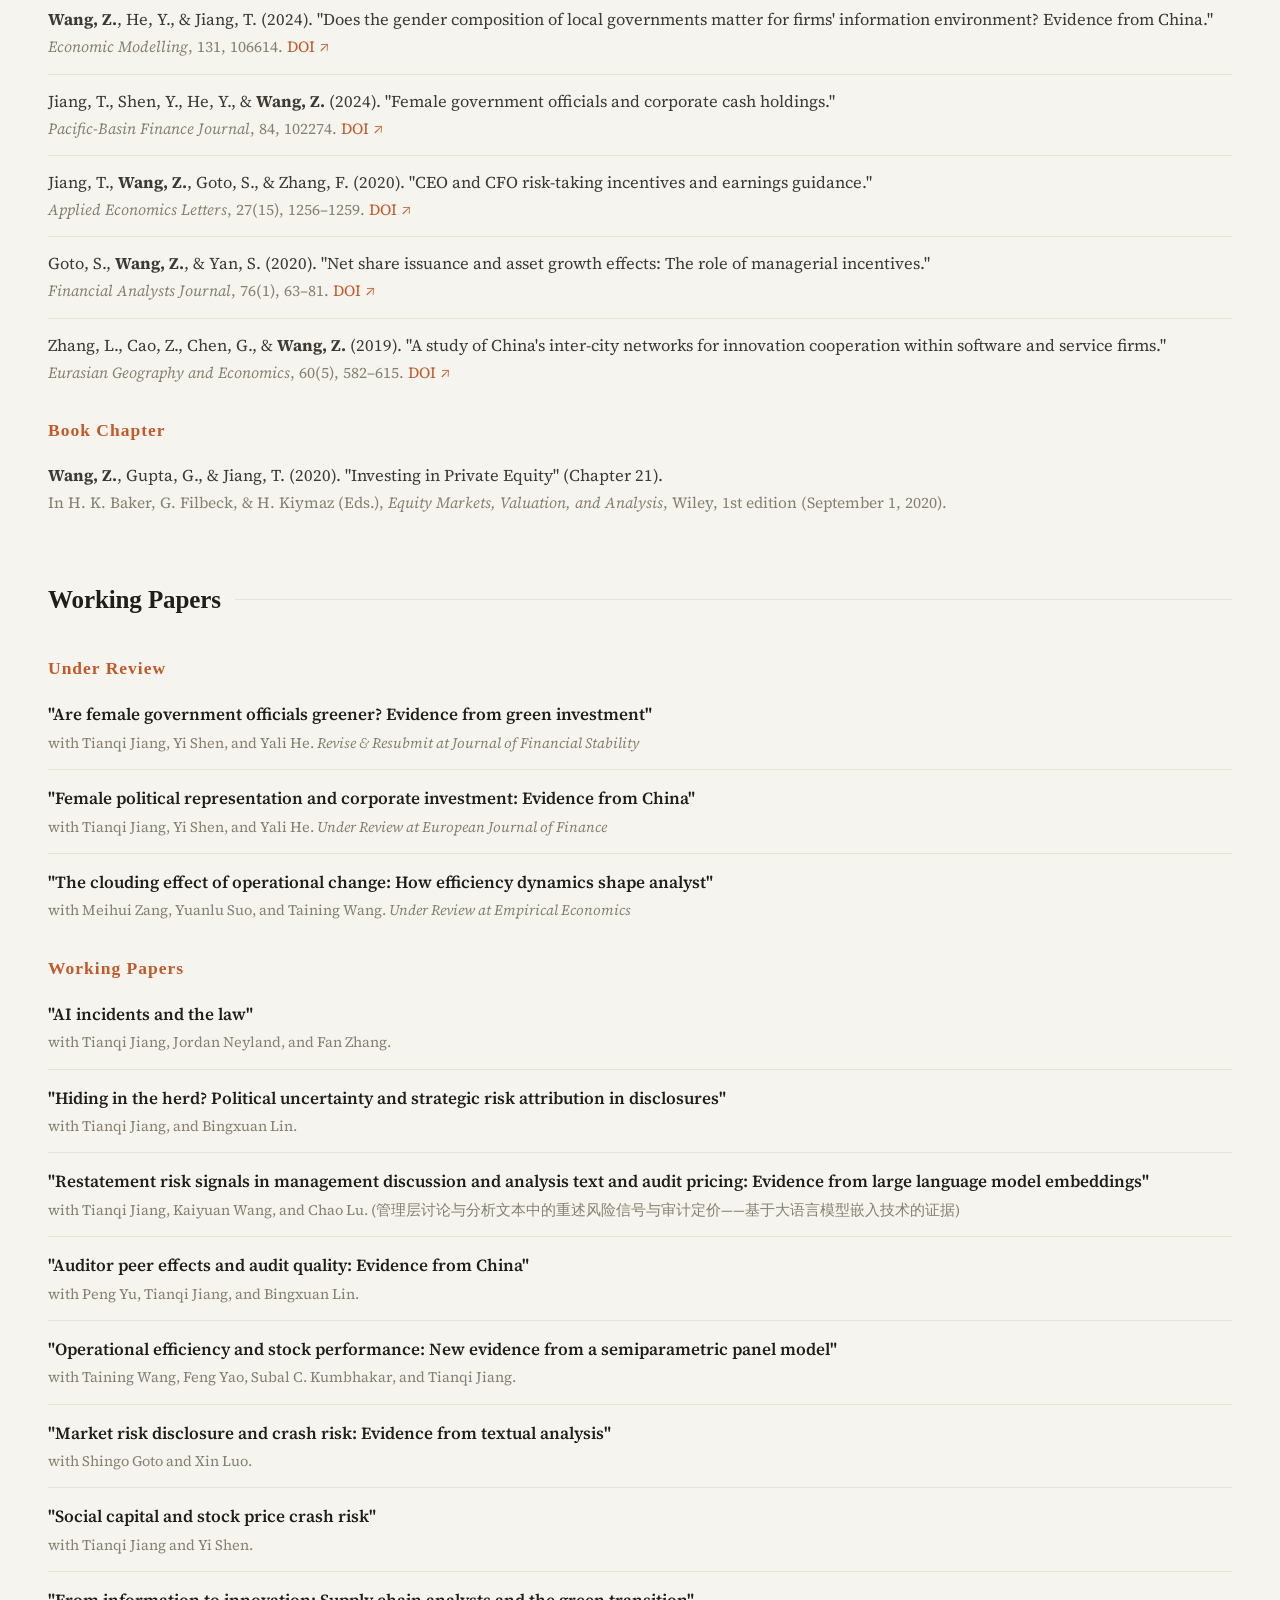
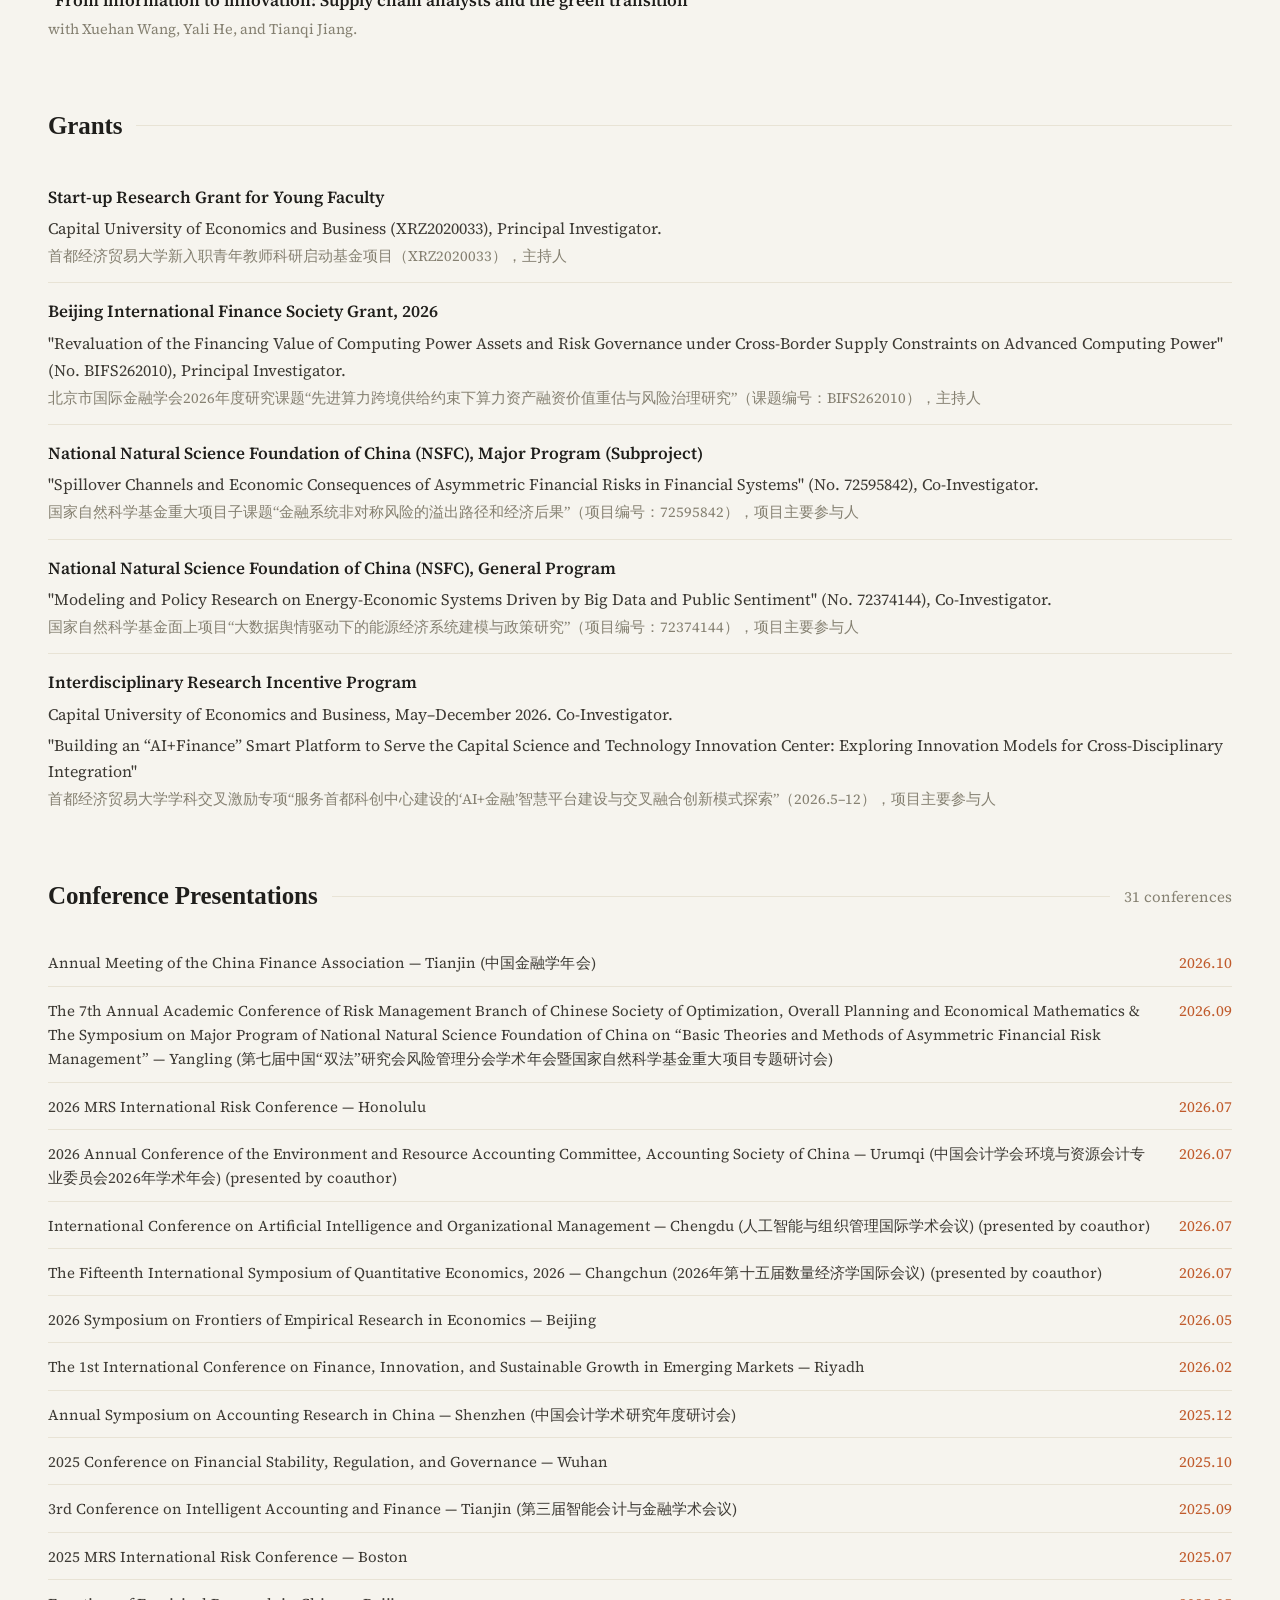
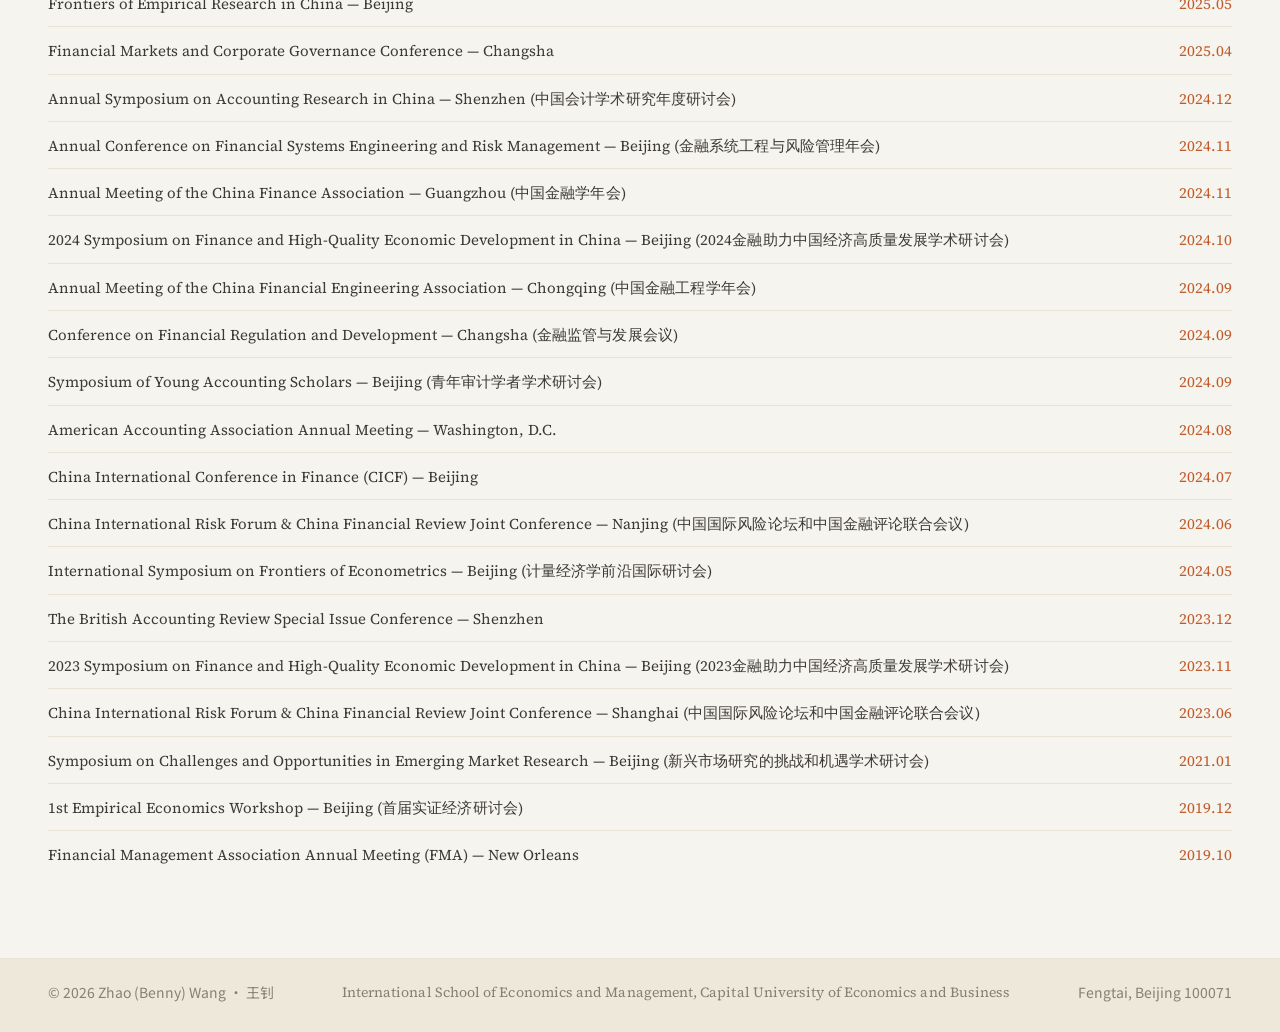
<file: en/academic.html>
<!DOCTYPE html>
<html lang="en">
<head>
  <meta charset="UTF-8">
  <meta name="viewport" content="width=device-width, initial-scale=1.0">
  <title>Research &amp; Publications · Zhao (Benny) Wang</title>
  <meta name="description" content="Zhao (Benny) Wang's research interests, journal articles, working papers, and grants.">
  <link rel="stylesheet" href="../css/style.css?v=5">
  <link rel="preconnect" href="https://fonts.googleapis.com">
  <link rel="preconnect" href="https://fonts.gstatic.com" crossorigin>
  <link href="https://fonts.googleapis.com/css2?family=Noto+Sans+SC:wght@400;500;600;700&family=Noto+Serif+SC:wght@600&family=Source+Serif+4:wght@400;600;700&display=swap" rel="stylesheet">
</head>
<body>

<header class="site-header">
  <div class="container">
    <div class="header-main">
      <div>
        <h1 class="name-en">Zhao (Benny) Wang</h1>
        <div class="name-cn">王 钊</div>
        <div class="title-line">
          <span class="en">Associate Professor &amp; Deputy Chair, Department of FinTech and Management Science</span><br>
          <span class="en">International School of Economics and Management, Capital University of Economics and Business</span><br>
          副教授 · 金融科技与管理科学系副主任 · 首都经济贸易大学
        </div>
      </div>
      <div class="contact-block">
        <div>Office: Angong Hall, Room 215 (安工楼 215)</div>
        <div>Phone: 010-83951054</div>
        <div class="en">Email: <a href="mailto:wangzhao_cueb@163.com">wangzhao_cueb@163.com</a></div>
        <div class="contact-links">
          <a href="https://scholar.google.com/citations?user=PxdAwasAAAAJ&hl=en">Google Scholar</a>
          <a href="https://github.com/drbzw">GitHub</a>
          <a href="../cv.pdf">CV (PDF)</a>
        </div>
      </div>
    </div>
    <nav class="site-nav">
      <a href="index.html">Home</a>
      <a href="academic.html" class="active">Research</a>
      <a href="teaching.html">Teaching</a>
      <a href="students.html">Students</a>
      <a href="service.html">Service</a>
      <a href="cv.html">CV</a>
      <a href="contact.html">Contact</a>
      <div class="nav-lang">
        <a href="../academic.html">中文</a>
        <span style="color:var(--line-strong)">|</span>
        <a href="#" class="active">English</a>
      </div>
    </nav>
  </div>
</header>

<main class="container en-georgia">

  <div class="page-header">
    <h1>Research &amp; Publications</h1>
    <div class="en">学术</div>
  </div>

  <section class="section" style="padding-top:20px;">
    <div class="section-title">
      <h2>Research Interests</h2>
      <div class="line"></div>
    </div>
    <div class="interest-item">
      <div class="it">Corporate Finance</div>
      <div class="id">Corporate governance, information disclosure, investment efficiency, and capital structure — how governance shapes firms' information environments and financial decisions.</div>
    </div>
    <div class="interest-item">
      <div class="it">FinTech</div>
      <div class="id">Digital infrastructure, large language model embeddings in textual analysis, and the impact of digital transformation on disclosure and audit pricing.</div>
    </div>
    <div class="interest-item">
      <div class="it">Capital Markets</div>
      <div class="id">Market risk disclosure, stock price crash risk, analyst networks, and market microstructure.</div>
    </div>
    <div class="interest-item">
      <div class="it">Behavioral Finance</div>
      <div class="id">Disclosure strategies under political uncertainty, government officials' characteristics and corporate behavior, investor sentiment and risk perception.</div>
    </div>
  </section>

  <section class="section" style="padding-top:8px;">
    <div class="section-title">
      <h2>Journal Articles</h2>
      <div class="line"></div>
    </div>
    <ul class="pub-list">
      <li>
        <span class="title">Lei, Q., Zhang, Q., &amp; <strong>Wang, Z.</strong> (2026). "Information disclosure transformation in the digital economy: The role of digital infrastructure in information visualization."</span>
        <div class="meta"><span class="journal">Accounting &amp; Finance</span>, Forthcoming. <a href="https://doi.org/10.1111/acfi.70306">DOI ↗</a></div>
      </li>
      <li>
        <span class="title">Du, F., <strong>Wang, Z.</strong>, &amp; Zhang, F. (2027). "Common ownership and customer firm financial policies."</span>
        <div class="meta"><span class="journal">Pacific-Basin Finance Journal</span>, 101, 103374. <a href="https://doi.org/10.1016/j.pacfin.2026.103374">DOI ↗</a></div>
      </li>
      <li>
        <span class="title">Jiang, T., Goto, S., Lin, B., &amp; <strong>Wang, Z.</strong> (2026). "Disciplining or distorting? The impact of analysts' in-house networks on earnings management strategies."</span>
        <div class="meta"><span class="journal">Journal of Accounting Literature</span>, Forthcoming. <a href="https://doi.org/10.1108/jal-09-2025-0457">DOI ↗</a></div>
      </li>
      <li>
        <span class="title">Wang, T., <strong>Wang, Z.</strong>, Yao, F., &amp; Kumbhakar, S. C. (2026). "Estimating corporate investment efficiency with bias correction: a semiparametric panel model approach."</span>
        <div class="meta"><span class="journal">Journal of the Royal Statistical Society Series A: Statistics in Society</span>, 189(3), 1650–1679. <a href="https://doi.org/10.1093/jrsssa/qnaf134">DOI ↗</a></div>
      </li>
      <li>
        <span class="title">Jiang, T., Luo, X., <strong>Wang, Z.</strong>, &amp; Zhang, F. (2026). "Institutional ownership and the qualitative informativeness of market risk disclosures."</span>
        <div class="meta"><span class="journal">International Review of Economics &amp; Finance</span>, 106, 105032. <a href="https://doi.org/10.1016/j.iref.2026.105032">DOI ↗</a></div>
      </li>
      <li>
        <span class="title"><strong>Wang, Z.</strong>, Suo, Y., Wang, T., &amp; Kumbhakar, S. C. (2025). "Are operationally efficient firms greener?"</span>
        <div class="meta"><span class="journal">Empirical Economics</span>, 69, 2627–2669. <a href="https://doi.org/10.1007/s00181-025-02760-x">DOI ↗</a></div>
      </li>
      <li>
        <span class="title">He, Y., Jiang, T., Suo, Y., &amp; <strong>Wang, Z.</strong> (2025). "Cross-industry knowledge spillovers through shared analyst coverage: Evidence from green technologies."</span>
        <div class="meta"><span class="journal">Pacific-Basin Finance Journal</span>, 91, 102771. <a href="https://doi.org/10.1016/j.pacfin.2025.102771">DOI ↗</a></div>
      </li>
      <li>
        <span class="title"><strong>Wang, Z.</strong>, He, Y., &amp; Jiang, T. (2024). "Does the gender composition of local governments matter for firms' information environment? Evidence from China."</span>
        <div class="meta"><span class="journal">Economic Modelling</span>, 131, 106614. <a href="https://doi.org/10.1016/j.econmod.2023.106614">DOI ↗</a></div>
      </li>
      <li>
        <span class="title">Jiang, T., Shen, Y., He, Y., &amp; <strong>Wang, Z.</strong> (2024). "Female government officials and corporate cash holdings."</span>
        <div class="meta"><span class="journal">Pacific-Basin Finance Journal</span>, 84, 102274. <a href="https://doi.org/10.1016/j.pacfin.2024.102274">DOI ↗</a></div>
      </li>
      <li>
        <span class="title">Jiang, T., <strong>Wang, Z.</strong>, Goto, S., &amp; Zhang, F. (2020). "CEO and CFO risk-taking incentives and earnings guidance."</span>
        <div class="meta"><span class="journal">Applied Economics Letters</span>, 27(15), 1256–1259. <a href="https://doi.org/10.1080/13504851.2019.1676865">DOI ↗</a></div>
      </li>
      <li>
        <span class="title">Goto, S., <strong>Wang, Z.</strong>, &amp; Yan, S. (2020). "Net share issuance and asset growth effects: The role of managerial incentives."</span>
        <div class="meta"><span class="journal">Financial Analysts Journal</span>, 76(1), 63–81. <a href="https://doi.org/10.1080/0015198X.2019.1682427">DOI ↗</a></div>
      </li>
      <li>
        <span class="title">Zhang, L., Cao, Z., Chen, G., &amp; <strong>Wang, Z.</strong> (2019). "A study of China's inter-city networks for innovation cooperation within software and service firms."</span>
        <div class="meta"><span class="journal">Eurasian Geography and Economics</span>, 60(5), 582–615. <a href="https://doi.org/10.1080/15387216.2019.1695644">DOI ↗</a></div>
      </li>
    </ul>

    <div class="group-label">Book Chapter</div>
    <ul class="pub-list">
      <li>
        <span class="title"><strong>Wang, Z.</strong>, Gupta, G., &amp; Jiang, T. (2020). "Investing in Private Equity" (Chapter 21).</span>
        <div class="meta">In H. K. Baker, G. Filbeck, &amp; H. Kiymaz (Eds.), <span class="journal">Equity Markets, Valuation, and Analysis</span>, Wiley, 1st edition (September 1, 2020).</div>
      </li>
    </ul>
  </section>

  <section class="section" style="padding-top:8px;">
    <div class="section-title">
      <h2>Working Papers</h2>
      <div class="line"></div>
    </div>

    <div class="group-label">Under Review</div>
    <ul class="block-list">
      <li>
        <div class="bt">"Are female government officials greener? Evidence from green investment"</div>
        <div class="bm">with Tianqi Jiang, Yi Shen, and Yali He. <em>Revise &amp; Resubmit at Journal of Financial Stability</em></div>
      </li>
      <li>
        <div class="bt">"Female political representation and corporate investment: Evidence from China"</div>
        <div class="bm">with Tianqi Jiang, Yi Shen, and Yali He. <em>Under Review at European Journal of Finance</em></div>
      </li>
      <li>
        <div class="bt">"The clouding effect of operational change: How efficiency dynamics shape analyst"</div>
        <div class="bm">with Meihui Zang, Yuanlu Suo, and Taining Wang. <em>Under Review at Empirical Economics</em></div>
      </li>
    </ul>

    <div class="group-label">Working Papers</div>
    <ul class="block-list">
      <li>
        <div class="bt">"AI incidents and the law"</div>
        <div class="bm">with Tianqi Jiang, Jordan Neyland, and Fan Zhang.</div>
      </li>
      <li>
        <div class="bt">"Hiding in the herd? Political uncertainty and strategic risk attribution in disclosures"</div>
        <div class="bm">with Tianqi Jiang, and Bingxuan Lin.</div>
      </li>
      <li>
        <div class="bt">"Restatement risk signals in management discussion and analysis text and audit pricing: Evidence from large language model embeddings"</div>
        <div class="bm">with Tianqi Jiang, Kaiyuan Wang, and Chao Lu. (管理层讨论与分析文本中的重述风险信号与审计定价——基于大语言模型嵌入技术的证据)</div>
      </li>
      <li>
        <div class="bt">"Auditor peer effects and audit quality: Evidence from China"</div>
        <div class="bm">with Peng Yu, Tianqi Jiang, and Bingxuan Lin.</div>
      </li>
      <li>
        <div class="bt">"Operational efficiency and stock performance: New evidence from a semiparametric panel model"</div>
        <div class="bm">with Taining Wang, Feng Yao, Subal C. Kumbhakar, and Tianqi Jiang.</div>
      </li>
      <li>
        <div class="bt">"Market risk disclosure and crash risk: Evidence from textual analysis"</div>
        <div class="bm">with Shingo Goto and Xin Luo.</div>
      </li>
      <li>
        <div class="bt">"Social capital and stock price crash risk"</div>
        <div class="bm">with Tianqi Jiang and Yi Shen.</div>
      </li>
      <li>
        <div class="bt">"From information to innovation: Supply chain analysts and the green transition"</div>
        <div class="bm">with Xuehan Wang, Yali He, and Tianqi Jiang.</div>
      </li>
    </ul>
  </section>

  <section class="section" style="padding-top:8px;">
    <div class="section-title">
      <h2>Grants</h2>
      <div class="line"></div>
    </div>
    <ul class="block-list">
      <li>
        <div class="bt">Start-up Research Grant for Young Faculty</div>
        <div class="bd">Capital University of Economics and Business (XRZ2020033), Principal Investigator.</div>
        <div class="bm">首都经济贸易大学新入职青年教师科研启动基金项目（XRZ2020033），主持人</div>
      </li>
      <li>
        <div class="bt">Beijing International Finance Society Grant, 2026</div>
        <div class="bd">"Revaluation of the Financing Value of Computing Power Assets and Risk Governance under Cross-Border Supply Constraints on Advanced Computing Power" (No. BIFS262010), Principal Investigator.</div>
        <div class="bm">北京市国际金融学会2026年度研究课题“先进算力跨境供给约束下算力资产融资价值重估与风险治理研究”（课题编号：BIFS262010），主持人</div>
      </li>
      <li>
        <div class="bt">National Natural Science Foundation of China (NSFC), Major Program (Subproject)</div>
        <div class="bd">"Spillover Channels and Economic Consequences of Asymmetric Financial Risks in Financial Systems" (No. 72595842), Co-Investigator.</div>
        <div class="bm">国家自然科学基金重大项目子课题“金融系统非对称风险的溢出路径和经济后果”（项目编号：72595842），项目主要参与人</div>
      </li>
      <li>
        <div class="bt">National Natural Science Foundation of China (NSFC), General Program</div>
        <div class="bd">"Modeling and Policy Research on Energy-Economic Systems Driven by Big Data and Public Sentiment" (No. 72374144), Co-Investigator.</div>
        <div class="bm">国家自然科学基金面上项目“大数据舆情驱动下的能源经济系统建模与政策研究”（项目编号：72374144），项目主要参与人</div>
      </li>
      <li>
        <div class="bt">Interdisciplinary Research Incentive Program</div>
        <div class="bd">Capital University of Economics and Business, May–December 2026. Co-Investigator.</div>
        <div class="bd">"Building an “AI+Finance” Smart Platform to Serve the Capital Science and Technology Innovation Center: Exploring Innovation Models for Cross-Disciplinary Integration"</div>
        <div class="bm">首都经济贸易大学学科交叉激励专项“服务首都科创中心建设的‘AI+金融’智慧平台建设与交叉融合创新模式探索”（2026.5–12），项目主要参与人</div>
      </li>
    </ul>
  </section>

  <section class="section" style="padding-top:8px;" id="conferences">
    <div class="section-title">
      <h2>Conference Presentations</h2>
      <div class="line"></div>
      <span style="font-size:15px;color:var(--muted);">31 conferences</span>
    </div>
    <div class="cv-section">
      <div class="cv-entry"><div class="cv-sub">Annual Meeting of the China Finance Association — Tianjin <span class="en">(中国金融学年会)</span></div><div class="cv-date">2026.10</div></div>
      <div class="cv-entry"><div class="cv-sub">The 7th Annual Academic Conference of Risk Management Branch of Chinese Society of Optimization, Overall Planning and Economical Mathematics &amp; The Symposium on Major Program of National Natural Science Foundation of China on “Basic Theories and Methods of Asymmetric Financial Risk Management” — Yangling <span class="en">(第七届中国“双法”研究会风险管理分会学术年会暨国家自然科学基金重大项目专题研讨会)</span></div><div class="cv-date">2026.09</div></div>
      <div class="cv-entry"><div class="cv-sub">2026 MRS International Risk Conference — Honolulu</div><div class="cv-date">2026.07</div></div>
      <div class="cv-entry"><div class="cv-sub">2026 Annual Conference of the Environment and Resource Accounting Committee, Accounting Society of China — Urumqi <span class="en">(中国会计学会环境与资源会计专业委员会2026年学术年会)</span> (presented by coauthor)</div><div class="cv-date">2026.07</div></div>
      <div class="cv-entry"><div class="cv-sub">International Conference on Artificial Intelligence and Organizational Management — Chengdu <span class="en">(人工智能与组织管理国际学术会议)</span> (presented by coauthor)</div><div class="cv-date">2026.07</div></div>
      <div class="cv-entry"><div class="cv-sub">The Fifteenth International Symposium of Quantitative Economics, 2026 — Changchun <span class="en">(2026年第十五届数量经济学国际会议)</span> (presented by coauthor)</div><div class="cv-date">2026.07</div></div>
      <div class="cv-entry"><div class="cv-sub">2026 Symposium on Frontiers of Empirical Research in Economics — Beijing</div><div class="cv-date">2026.05</div></div>
      <div class="cv-entry"><div class="cv-sub">The 1st International Conference on Finance, Innovation, and Sustainable Growth in Emerging Markets — Riyadh</div><div class="cv-date">2026.02</div></div>
      <div class="cv-entry"><div class="cv-sub">Annual Symposium on Accounting Research in China — Shenzhen <span class="en">(中国会计学术研究年度研讨会)</span></div><div class="cv-date">2025.12</div></div>
      <div class="cv-entry"><div class="cv-sub">2025 Conference on Financial Stability, Regulation, and Governance — Wuhan</div><div class="cv-date">2025.10</div></div>
      <div class="cv-entry"><div class="cv-sub">3rd Conference on Intelligent Accounting and Finance — Tianjin <span class="en">(第三届智能会计与金融学术会议)</span></div><div class="cv-date">2025.09</div></div>
      <div class="cv-entry"><div class="cv-sub">2025 MRS International Risk Conference — Boston</div><div class="cv-date">2025.07</div></div>
      <div class="cv-entry"><div class="cv-sub">Frontiers of Empirical Research in China — Beijing</div><div class="cv-date">2025.05</div></div>
      <div class="cv-entry"><div class="cv-sub">Financial Markets and Corporate Governance Conference — Changsha</div><div class="cv-date">2025.04</div></div>
      <div class="cv-entry"><div class="cv-sub">Annual Symposium on Accounting Research in China — Shenzhen <span class="en">(中国会计学术研究年度研讨会)</span></div><div class="cv-date">2024.12</div></div>
      <div class="cv-entry"><div class="cv-sub">Annual Conference on Financial Systems Engineering and Risk Management — Beijing <span class="en">(金融系统工程与风险管理年会)</span></div><div class="cv-date">2024.11</div></div>
      <div class="cv-entry"><div class="cv-sub">Annual Meeting of the China Finance Association — Guangzhou <span class="en">(中国金融学年会)</span></div><div class="cv-date">2024.11</div></div>
      <div class="cv-entry"><div class="cv-sub">2024 Symposium on Finance and High-Quality Economic Development in China — Beijing <span class="en">(2024金融助力中国经济高质量发展学术研讨会)</span></div><div class="cv-date">2024.10</div></div>
      <div class="cv-entry"><div class="cv-sub">Annual Meeting of the China Financial Engineering Association — Chongqing <span class="en">(中国金融工程学年会)</span></div><div class="cv-date">2024.09</div></div>
      <div class="cv-entry"><div class="cv-sub">Conference on Financial Regulation and Development — Changsha <span class="en">(金融监管与发展会议)</span></div><div class="cv-date">2024.09</div></div>
      <div class="cv-entry"><div class="cv-sub">Symposium of Young Accounting Scholars — Beijing <span class="en">(青年审计学者学术研讨会)</span></div><div class="cv-date">2024.09</div></div>
      <div class="cv-entry"><div class="cv-sub">American Accounting Association Annual Meeting — Washington, D.C.</div><div class="cv-date">2024.08</div></div>
      <div class="cv-entry"><div class="cv-sub">China International Conference in Finance (CICF) — Beijing</div><div class="cv-date">2024.07</div></div>
      <div class="cv-entry"><div class="cv-sub">China International Risk Forum &amp; China Financial Review Joint Conference — Nanjing <span class="en">(中国国际风险论坛和中国金融评论联合会议)</span></div><div class="cv-date">2024.06</div></div>
      <div class="cv-entry"><div class="cv-sub">International Symposium on Frontiers of Econometrics — Beijing <span class="en">(计量经济学前沿国际研讨会)</span></div><div class="cv-date">2024.05</div></div>
      <div class="cv-entry"><div class="cv-sub">The British Accounting Review Special Issue Conference — Shenzhen</div><div class="cv-date">2023.12</div></div>
      <div class="cv-entry"><div class="cv-sub">2023 Symposium on Finance and High-Quality Economic Development in China — Beijing <span class="en">(2023金融助力中国经济高质量发展学术研讨会)</span></div><div class="cv-date">2023.11</div></div>
      <div class="cv-entry"><div class="cv-sub">China International Risk Forum &amp; China Financial Review Joint Conference — Shanghai <span class="en">(中国国际风险论坛和中国金融评论联合会议)</span></div><div class="cv-date">2023.06</div></div>
      <div class="cv-entry"><div class="cv-sub">Symposium on Challenges and Opportunities in Emerging Market Research — Beijing <span class="en">(新兴市场研究的挑战和机遇学术研讨会)</span></div><div class="cv-date">2021.01</div></div>
      <div class="cv-entry"><div class="cv-sub">1st Empirical Economics Workshop — Beijing <span class="en">(首届实证经济研讨会)</span></div><div class="cv-date">2019.12</div></div>
      <div class="cv-entry"><div class="cv-sub">Financial Management Association Annual Meeting (FMA) — New Orleans</div><div class="cv-date">2019.10</div></div>
    </div>
  </section>

</main>

<footer class="site-footer">
  <div class="container">
    <div class="footer-inner">
      <span>© 2026 Zhao (Benny) Wang · 王钊</span>
      <span class="en">International School of Economics and Management, Capital University of Economics and Business</span>
      <span>Fengtai, Beijing 100071</span>
    </div>
  </div>
</footer>

</body>
</html>
</file>
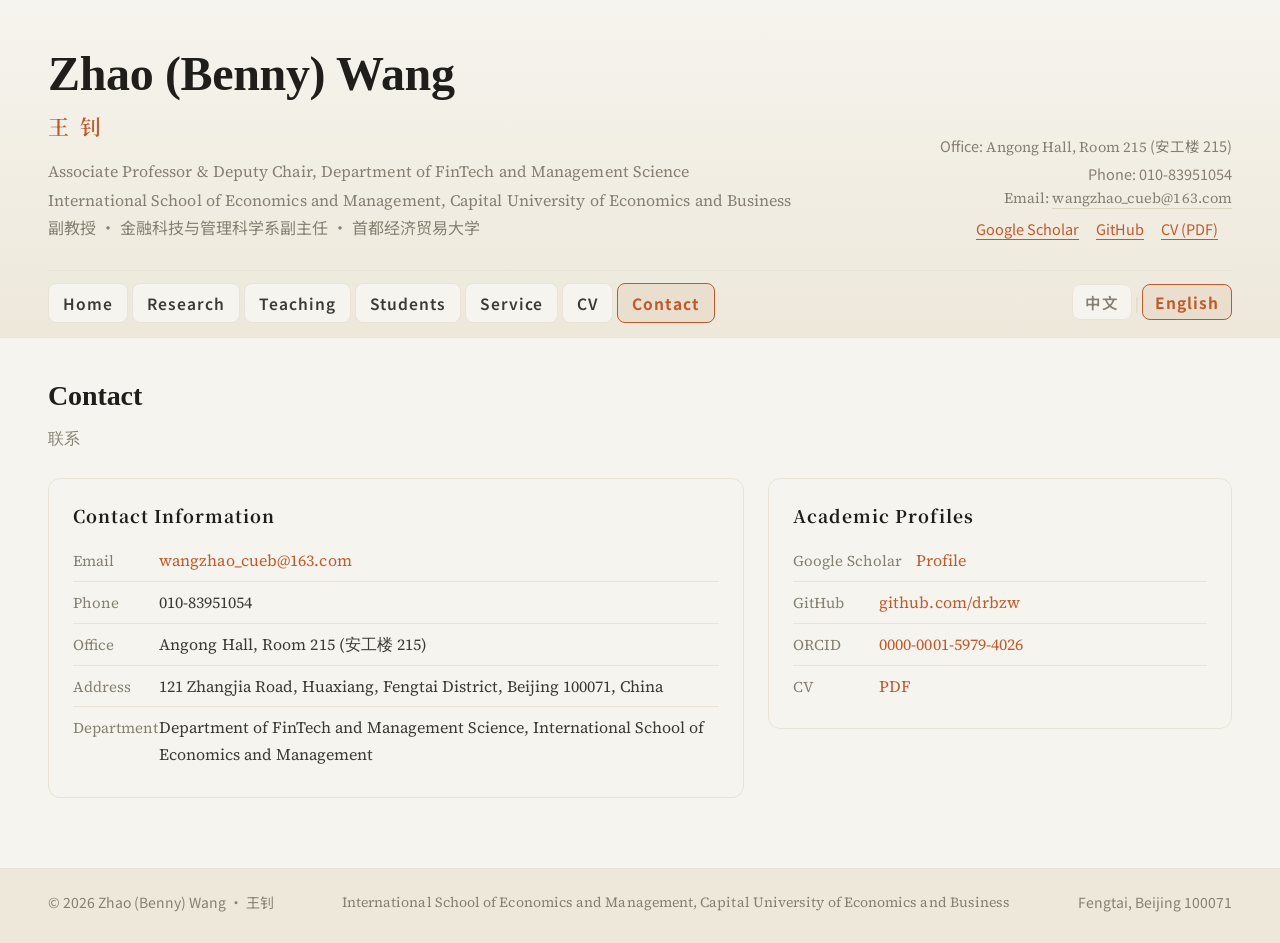
<file: en/contact.html>
<!DOCTYPE html>
<html lang="en">
<head>
  <meta charset="UTF-8">
  <meta name="viewport" content="width=device-width, initial-scale=1.0">
  <title>Contact · Zhao (Benny) Wang</title>
  <meta name="description" content="Contact Zhao (Benny) Wang: email, phone, office.">
  <link rel="stylesheet" href="../css/style.css?v=5">
  <link rel="preconnect" href="https://fonts.googleapis.com">
  <link rel="preconnect" href="https://fonts.gstatic.com" crossorigin>
  <link href="https://fonts.googleapis.com/css2?family=Noto+Sans+SC:wght@400;500;600;700&family=Noto+Serif+SC:wght@600&family=Source+Serif+4:wght@400;600;700&display=swap" rel="stylesheet">
</head>
<body>

<header class="site-header">
  <div class="container">
    <div class="header-main">
      <div>
        <h1 class="name-en">Zhao (Benny) Wang</h1>
        <div class="name-cn">王 钊</div>
        <div class="title-line">
          <span class="en">Associate Professor &amp; Deputy Chair, Department of FinTech and Management Science</span><br>
          <span class="en">International School of Economics and Management, Capital University of Economics and Business</span><br>
          副教授 · 金融科技与管理科学系副主任 · 首都经济贸易大学
        </div>
      </div>
      <div class="contact-block">
        <div>Office: <span class="en">Angong Hall, Room 215</span> (安工楼 215)</div>
        <div>Phone: 010-83951054</div>
        <div class="en">Email: <a href="mailto:wangzhao_cueb@163.com">wangzhao_cueb@163.com</a></div>
        <div class="contact-links">
          <a href="https://scholar.google.com/citations?user=PxdAwasAAAAJ&hl=en">Google Scholar</a>
          <a href="https://github.com/drbzw">GitHub</a>
          <a href="../cv.pdf">CV (PDF)</a>
        </div>
      </div>
    </div>
    <nav class="site-nav">
      <a href="index.html">Home</a>
      <a href="academic.html">Research</a>
      <a href="teaching.html">Teaching</a>
      <a href="students.html">Students</a>
      <a href="service.html">Service</a>
      <a href="cv.html">CV</a>
      <a href="contact.html" class="active">Contact</a>
      <div class="nav-lang">
        <a href="../contact.html">中文</a>
        <span style="color:var(--line-strong)">|</span>
        <a href="#" class="active">English</a>
      </div>
    </nav>
  </div>
</header>

<main class="container">

  <div class="page-header">
    <h1>Contact</h1>
    <div class="en">联系</div>
  </div>

  <section class="section" style="padding-top:20px;">
    <div class="contact-grid">
      <div class="contact-card">
        <h3>Contact Information</h3>
        <div class="row">
          <span class="lbl">Email</span>
          <span class="en"><a href="mailto:wangzhao_cueb@163.com">wangzhao_cueb@163.com</a></span>
        </div>
        <div class="row">
          <span class="lbl">Phone</span>
          <span>010-83951054</span>
        </div>
        <div class="row">
          <span class="lbl">Office</span>
          <span><span class="en">Angong Hall, Room 215</span> (安工楼 215)</span>
        </div>
        <div class="row">
          <span class="lbl">Address</span>
          <span>121 Zhangjia Road, Huaxiang, Fengtai District, Beijing 100071, China</span>
        </div>
        <div class="row">
          <span class="lbl">Department</span>
          <span>Department of FinTech and Management Science, International School of Economics and Management</span>
        </div>
      </div>
      <div class="contact-card">
        <h3>Academic Profiles</h3>
        <div class="row">
          <span class="lbl">Google Scholar</span>
          <span class="en"><a href="https://scholar.google.com/citations?user=PxdAwasAAAAJ&hl=en">Profile</a></span>
        </div>
        <div class="row">
          <span class="lbl">GitHub</span>
          <span class="en"><a href="https://github.com/drbzw">github.com/drbzw</a></span>
        </div>
        <div class="row">
          <span class="lbl">ORCID</span>
          <span class="en"><a href="https://orcid.org/0000-0001-5979-4026">0000-0001-5979-4026</a></span>
        </div>
        <div class="row">
          <span class="lbl">CV</span>
          <span class="en"><a href="../cv.pdf">PDF</a></span>
        </div>
      </div>
    </div>
  </section>

</main>

<footer class="site-footer">
  <div class="container">
    <div class="footer-inner">
      <span>© 2026 Zhao (Benny) Wang · 王钊</span>
      <span class="en">International School of Economics and Management, Capital University of Economics and Business</span>
      <span>Fengtai, Beijing 100071</span>
    </div>
  </div>
</footer>

</body>
</html>
</file>
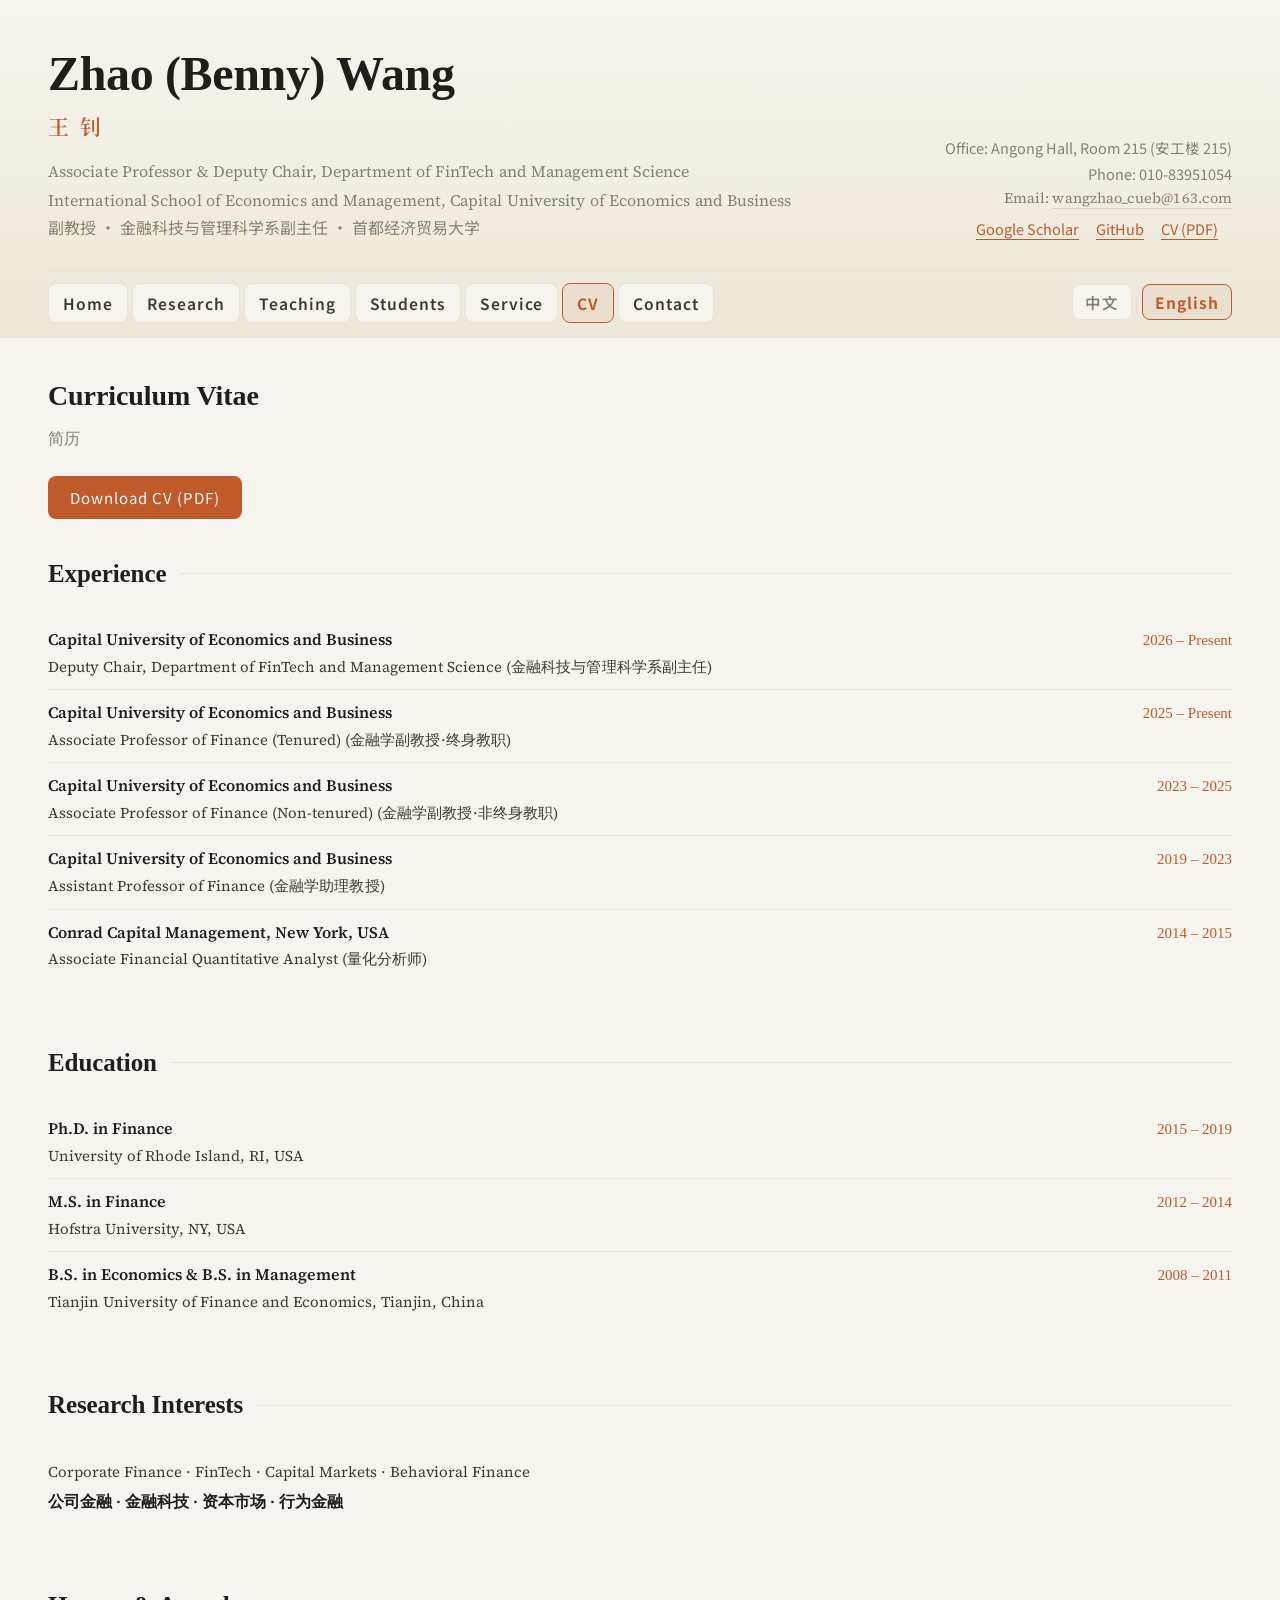
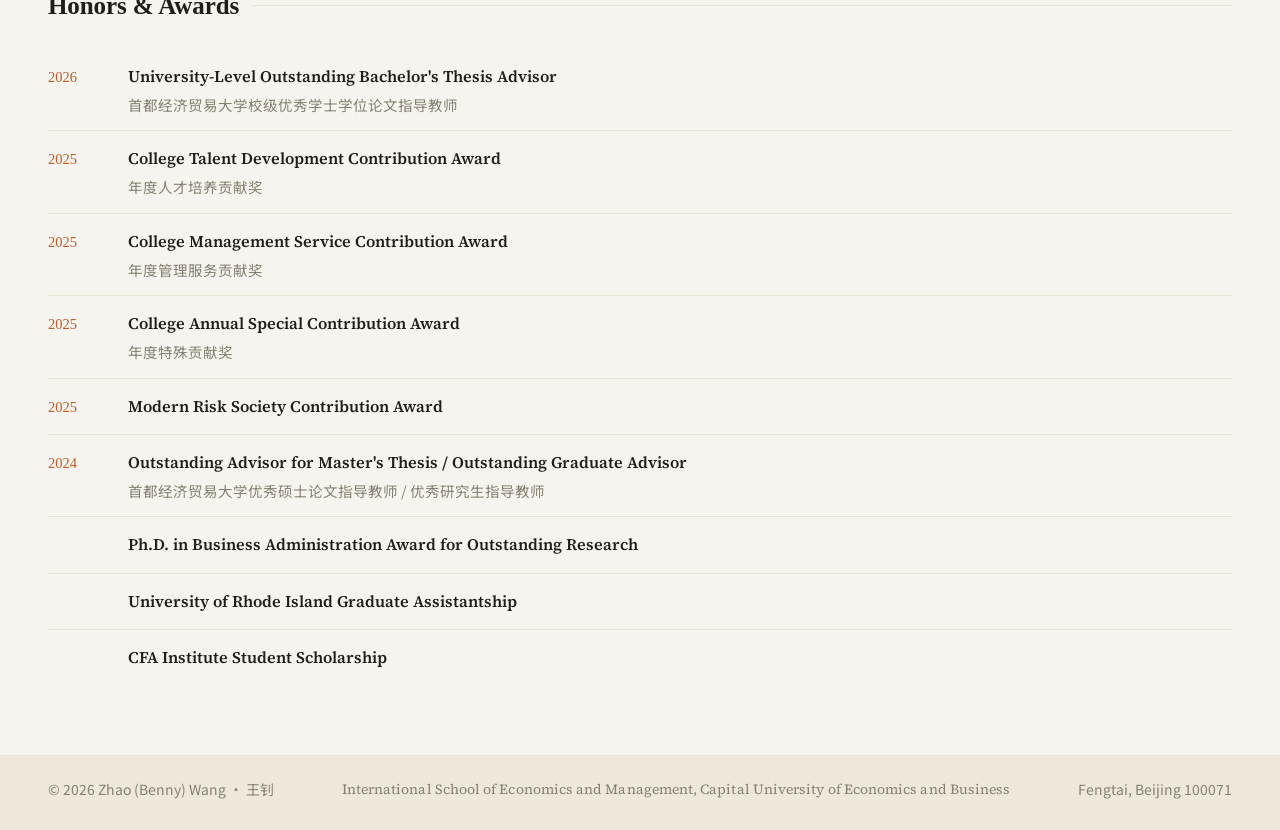
<file: en/cv.html>
<!DOCTYPE html>
<html lang="en">
<head>
  <meta charset="UTF-8">
  <meta name="viewport" content="width=device-width, initial-scale=1.0">
  <title>CV · Zhao (Benny) Wang</title>
  <meta name="description" content="Zhao (Benny) Wang's curriculum vitae.">
  <link rel="stylesheet" href="../css/style.css?v=5">
  <link rel="preconnect" href="https://fonts.googleapis.com">
  <link rel="preconnect" href="https://fonts.gstatic.com" crossorigin>
  <link href="https://fonts.googleapis.com/css2?family=Noto+Sans+SC:wght@400;500;600;700&family=Noto+Serif+SC:wght@600&family=Source+Serif+4:wght@400;600;700&display=swap" rel="stylesheet">
</head>
<body>

<header class="site-header">
  <div class="container">
    <div class="header-main">
      <div>
        <h1 class="name-en">Zhao (Benny) Wang</h1>
        <div class="name-cn">王 钊</div>
        <div class="title-line">
          <span class="en">Associate Professor &amp; Deputy Chair, Department of FinTech and Management Science</span><br>
          <span class="en">International School of Economics and Management, Capital University of Economics and Business</span><br>
          副教授 · 金融科技与管理科学系副主任 · 首都经济贸易大学
        </div>
      </div>
      <div class="contact-block">
        <div>Office: Angong Hall, Room 215 (安工楼 215)</div>
        <div>Phone: 010-83951054</div>
        <div class="en">Email: <a href="mailto:wangzhao_cueb@163.com">wangzhao_cueb@163.com</a></div>
        <div class="contact-links">
          <a href="https://scholar.google.com/citations?user=PxdAwasAAAAJ&hl=en">Google Scholar</a>
          <a href="https://github.com/drbzw">GitHub</a>
          <a href="../cv.pdf">CV (PDF)</a>
        </div>
      </div>
    </div>
    <nav class="site-nav">
      <a href="index.html">Home</a>
      <a href="academic.html">Research</a>
      <a href="teaching.html">Teaching</a>
      <a href="students.html">Students</a>
      <a href="service.html">Service</a>
      <a href="cv.html" class="active">CV</a>
      <a href="contact.html">Contact</a>
      <div class="nav-lang">
        <a href="../cv.html">中文</a>
        <span style="color:var(--line-strong)">|</span>
        <a href="#" class="active">English</a>
      </div>
    </nav>
  </div>
</header>

<main class="container">

  <div class="page-header">
    <h1>Curriculum Vitae</h1>
    <div class="en">简历</div>
    <div style="margin-top:18px;">
      <a href="../cv.pdf" class="pdf-btn">Download CV (PDF)</a>
    </div>
  </div>

  <section class="section" style="padding-top:28px;">
    <div class="section-title">
      <h2>Experience</h2>
      <div class="line"></div>
    </div>
    <div class="cv-section">
      <div class="cv-entry">
        <div>
          <div class="cv-title">Capital University of Economics and Business</div>
          <div class="cv-sub">Deputy Chair, Department of FinTech and Management Science <span class="en">(金融科技与管理科学系副主任)</span></div>
        </div>
        <div class="cv-date">2026 – Present</div>
      </div>
      <div class="cv-entry">
        <div>
          <div class="cv-title">Capital University of Economics and Business</div>
          <div class="cv-sub">Associate Professor of Finance (Tenured) <span class="en">(金融学副教授·终身教职)</span></div>
        </div>
        <div class="cv-date">2025 – Present</div>
      </div>
      <div class="cv-entry">
        <div>
          <div class="cv-title">Capital University of Economics and Business</div>
          <div class="cv-sub">Associate Professor of Finance (Non-tenured) <span class="en">(金融学副教授·非终身教职)</span></div>
        </div>
        <div class="cv-date">2023 – 2025</div>
      </div>
      <div class="cv-entry">
        <div>
          <div class="cv-title">Capital University of Economics and Business</div>
          <div class="cv-sub">Assistant Professor of Finance <span class="en">(金融学助理教授)</span></div>
        </div>
        <div class="cv-date">2019 – 2023</div>
      </div>
      <div class="cv-entry">
        <div>
          <div class="cv-title">Conrad Capital Management, New York, USA</div>
          <div class="cv-sub">Associate Financial Quantitative Analyst <span class="en">(量化分析师)</span></div>
        </div>
        <div class="cv-date">2014 – 2015</div>
      </div>
    </div>
  </section>

  <section class="section" style="padding-top:8px;">
    <div class="section-title">
      <h2>Education</h2>
      <div class="line"></div>
    </div>
    <div class="cv-section">
      <div class="cv-entry">
        <div>
          <div class="cv-title">Ph.D. in Finance</div>
          <div class="cv-sub">University of Rhode Island, RI, USA</div>
        </div>
        <div class="cv-date">2015 – 2019</div>
      </div>
      <div class="cv-entry">
        <div>
          <div class="cv-title">M.S. in Finance</div>
          <div class="cv-sub">Hofstra University, NY, USA</div>
        </div>
        <div class="cv-date">2012 – 2014</div>
      </div>
      <div class="cv-entry">
        <div>
          <div class="cv-title">B.S. in Economics &amp; B.S. in Management</div>
          <div class="cv-sub">Tianjin University of Finance and Economics, Tianjin, China</div>
        </div>
        <div class="cv-date">2008 – 2011</div>
      </div>
    </div>
  </section>

  <section class="section" style="padding-top:8px;">
    <div class="section-title">
      <h2>Research Interests</h2>
      <div class="line"></div>
    </div>
    <div class="cv-section">
      <div class="cv-entry" style="border-bottom:none;padding-bottom:4px;">
        <div class="cv-sub">Corporate Finance · FinTech · Capital Markets · Behavioral Finance</div>
      </div>
      <div class="cv-entry" style="border-bottom:none;padding-top:0;">
        <div class="cv-title">公司金融 · 金融科技 · 资本市场 · 行为金融</div>
      </div>
    </div>
  </section>

    <section class="section" style="padding-top:8px;">
    <div class="section-title">
      <h2>Honors &amp; Awards</h2>
      <div class="line"></div>
    </div>
    <ul class="block-list honors-list">
      <li><div class="honor-year">2026</div><div><div class="bt">University-Level Outstanding Bachelor's Thesis Advisor</div><div class="bm">首都经济贸易大学校级优秀学士学位论文指导教师</div></div></li>
      <li><div class="honor-year">2025</div><div><div class="bt">College Talent Development Contribution Award</div><div class="bm">年度人才培养贡献奖</div></div></li>
      <li><div class="honor-year">2025</div><div><div class="bt">College Management Service Contribution Award</div><div class="bm">年度管理服务贡献奖</div></div></li>
      <li><div class="honor-year">2025</div><div><div class="bt">College Annual Special Contribution Award</div><div class="bm">年度特殊贡献奖</div></div></li>
      <li><div class="honor-year">2025</div><div><div class="bt">Modern Risk Society Contribution Award</div></div></li>
      <li><div class="honor-year">2024</div><div><div class="bt">Outstanding Advisor for Master's Thesis / Outstanding Graduate Advisor</div><div class="bm">首都经济贸易大学优秀硕士论文指导教师 / 优秀研究生指导教师</div></div></li>
      <li><div class="honor-year"></div><div><div class="bt">Ph.D. in Business Administration Award for Outstanding Research</div></div></li>
      <li><div class="honor-year"></div><div><div class="bt">University of Rhode Island Graduate Assistantship</div></div></li>
      <li><div class="honor-year"></div><div><div class="bt">CFA Institute Student Scholarship</div></div></li>
    </ul>
  </section>

</main>

<footer class="site-footer">
  <div class="container">
    <div class="footer-inner">
      <span>© 2026 Zhao (Benny) Wang · 王钊</span>
      <span class="en">International School of Economics and Management, Capital University of Economics and Business</span>
      <span>Fengtai, Beijing 100071</span>
    </div>
  </div>
</footer>

</body>
</html>
</file>
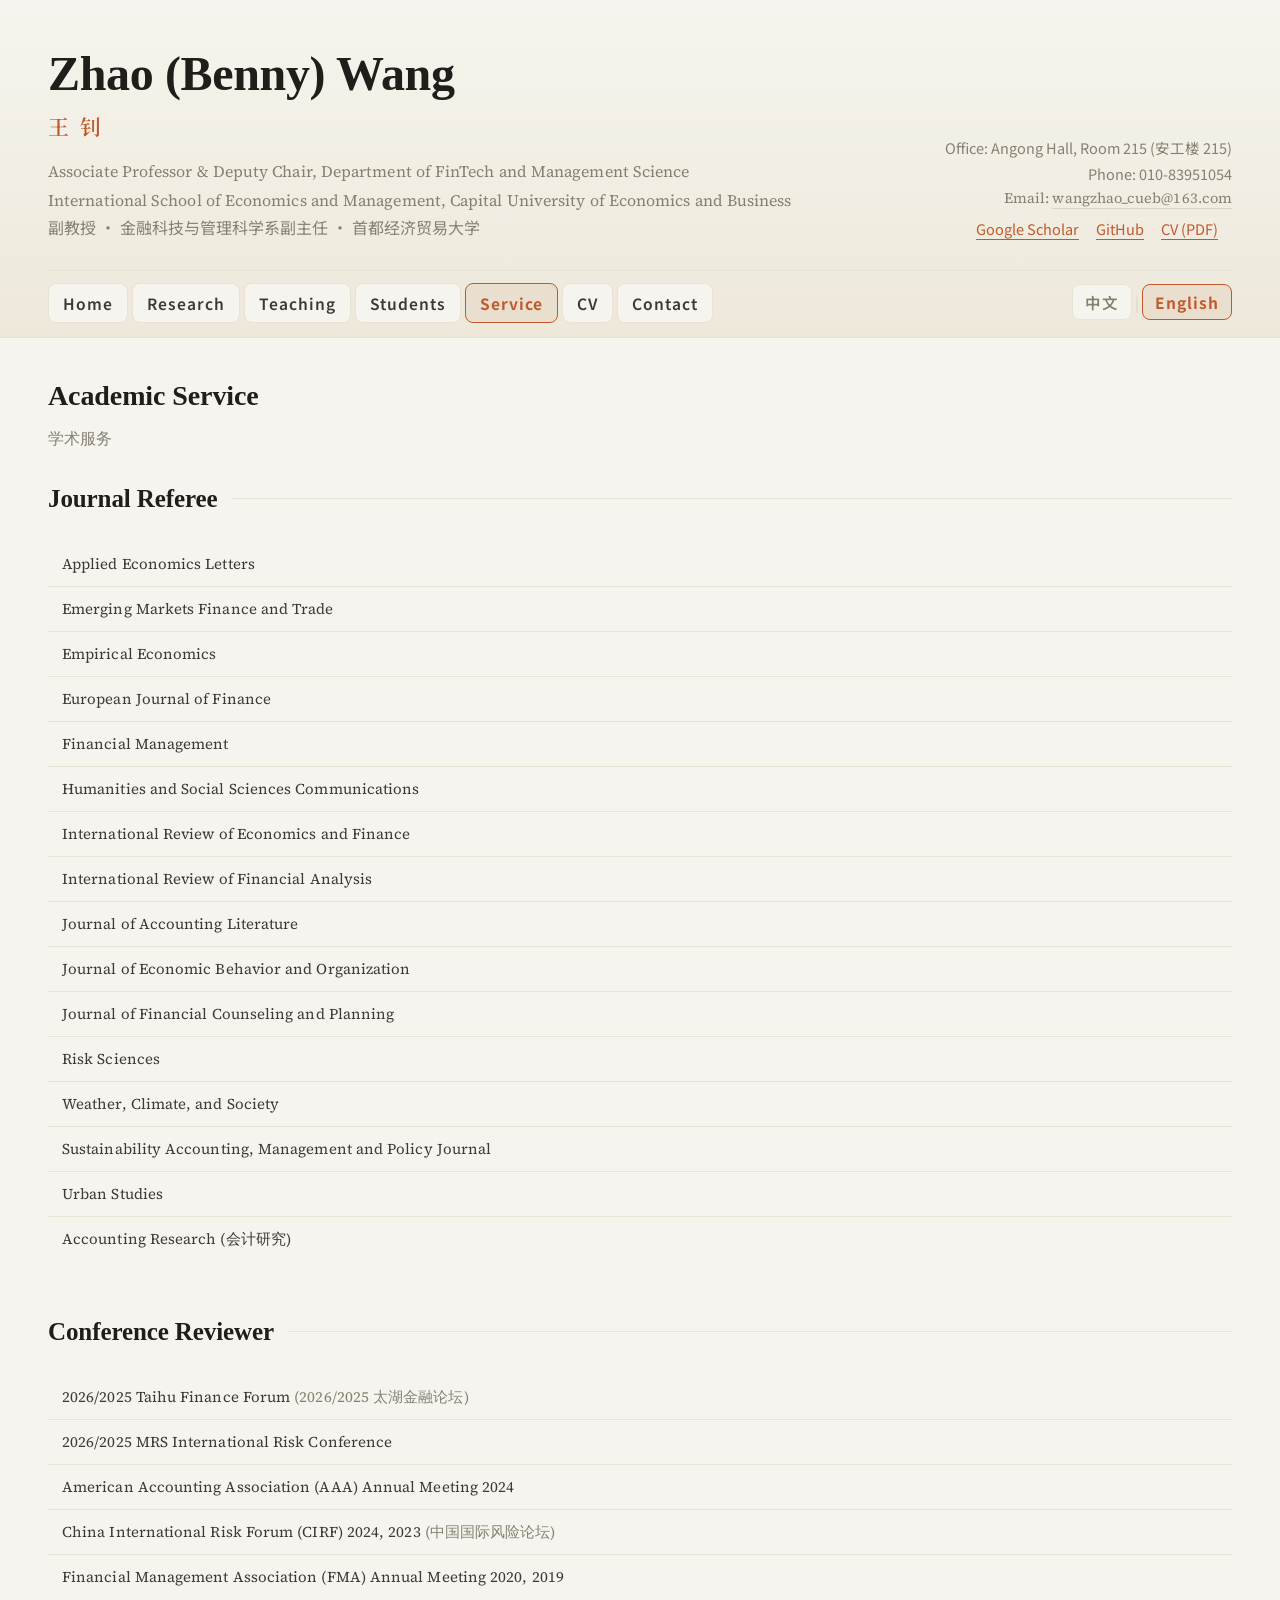
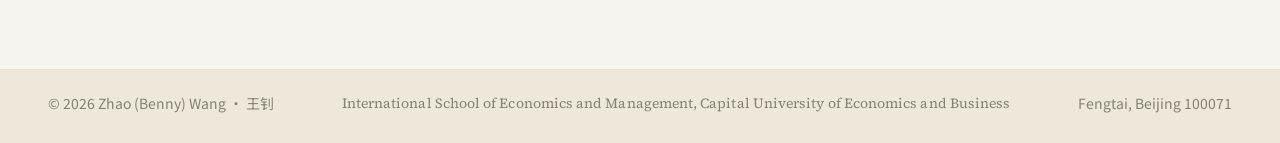
<file: en/service.html>
<!DOCTYPE html>
<html lang="en">
<head>
  <meta charset="UTF-8">
  <meta name="viewport" content="width=device-width, initial-scale=1.0">
  <title>Service · Zhao (Benny) Wang</title>
  <meta name="description" content="Zhao (Benny) Wang's academic service: journal refereeing, conference reviewing, honors.">
  <link rel="stylesheet" href="../css/style.css?v=5">
  <link rel="preconnect" href="https://fonts.googleapis.com">
  <link rel="preconnect" href="https://fonts.gstatic.com" crossorigin>
  <link href="https://fonts.googleapis.com/css2?family=Noto+Sans+SC:wght@400;500;600;700&family=Noto+Serif+SC:wght@600&family=Source+Serif+4:wght@400;600;700&display=swap" rel="stylesheet">
</head>
<body>

<header class="site-header">
  <div class="container">
    <div class="header-main">
      <div>
        <h1 class="name-en">Zhao (Benny) Wang</h1>
        <div class="name-cn">王 钊</div>
        <div class="title-line">
          <span class="en">Associate Professor &amp; Deputy Chair, Department of FinTech and Management Science</span><br>
          <span class="en">International School of Economics and Management, Capital University of Economics and Business</span><br>
          副教授 · 金融科技与管理科学系副主任 · 首都经济贸易大学
        </div>
      </div>
      <div class="contact-block">
        <div>Office: Angong Hall, Room 215 (安工楼 215)</div>
        <div>Phone: 010-83951054</div>
        <div class="en">Email: <a href="mailto:wangzhao_cueb@163.com">wangzhao_cueb@163.com</a></div>
        <div class="contact-links">
          <a href="https://scholar.google.com/citations?user=PxdAwasAAAAJ&hl=en">Google Scholar</a>
          <a href="https://github.com/drbzw">GitHub</a>
          <a href="../cv.pdf">CV (PDF)</a>
        </div>
      </div>
    </div>
    <nav class="site-nav">
      <a href="index.html">Home</a>
      <a href="academic.html">Research</a>
      <a href="teaching.html">Teaching</a>
      <a href="students.html">Students</a>
      <a href="service.html" class="active">Service</a>
      <a href="cv.html">CV</a>
      <a href="contact.html">Contact</a>
      <div class="nav-lang">
        <a href="../service.html">中文</a>
        <span style="color:var(--line-strong)">|</span>
        <a href="#" class="active">English</a>
      </div>
    </nav>
  </div>
</header>

<main class="container">

  <div class="page-header">
    <h1>Academic Service</h1>
    <div class="en">学术服务</div>
  </div>

  <section class="section" style="padding-top:20px;">
    <div class="section-title">
      <h2>Journal Referee</h2>
      <div class="line"></div>
    </div>
    <table class="simple-table">
      <tbody>
        <tr><td class="en">Applied Economics Letters</td></tr>
        <tr><td class="en">Emerging Markets Finance and Trade</td></tr>
        <tr><td class="en">Empirical Economics</td></tr>
        <tr><td class="en">European Journal of Finance</td></tr>
        <tr><td class="en">Financial Management</td></tr>
        <tr><td class="en">Humanities and Social Sciences Communications</td></tr>
        <tr><td class="en">International Review of Economics and Finance</td></tr>
        <tr><td class="en">International Review of Financial Analysis</td></tr>
        <tr><td class="en">Journal of Accounting Literature</td></tr>
        <tr><td class="en">Journal of Economic Behavior and Organization</td></tr>
        <tr><td class="en">Journal of Financial Counseling and Planning</td></tr>
        <tr><td class="en">Risk Sciences</td></tr>
        <tr><td class="en">Weather, Climate, and Society</td></tr>
        <tr><td class="en">Sustainability Accounting, Management and Policy Journal</td></tr>
        <tr><td class="en">Urban Studies</td></tr>
        <tr><td class="en">Accounting Research (会计研究)</td></tr>
      </tbody>
    </table>
  </section>

  <section class="section" style="padding-top:8px;">
    <div class="section-title">
      <h2>Conference Reviewer</h2>
      <div class="line"></div>
    </div>
    <table class="simple-table">
      <tbody>
        <tr><td class="en">2026/2025 Taihu Finance Forum <span style="color:var(--muted);">(2026/2025 太湖金融论坛)</span></td></tr>
        <tr><td class="en">2026/2025 MRS International Risk Conference</td></tr>
        <tr><td class="en">American Accounting Association (AAA) Annual Meeting 2024</td></tr>
        <tr><td class="en">China International Risk Forum (CIRF) 2024, 2023 <span style="color:var(--muted);">(中国国际风险论坛)</span></td></tr>
        <tr><td class="en">Financial Management Association (FMA) Annual Meeting 2020, 2019</td></tr>
      </tbody>
    </table>
  </section>

</main>

<footer class="site-footer">
  <div class="container">
    <div class="footer-inner">
      <span>© 2026 Zhao (Benny) Wang · 王钊</span>
      <span class="en">International School of Economics and Management, Capital University of Economics and Business</span>
      <span>Fengtai, Beijing 100071</span>
    </div>
  </div>
</footer>

</body>
</html>
</file>
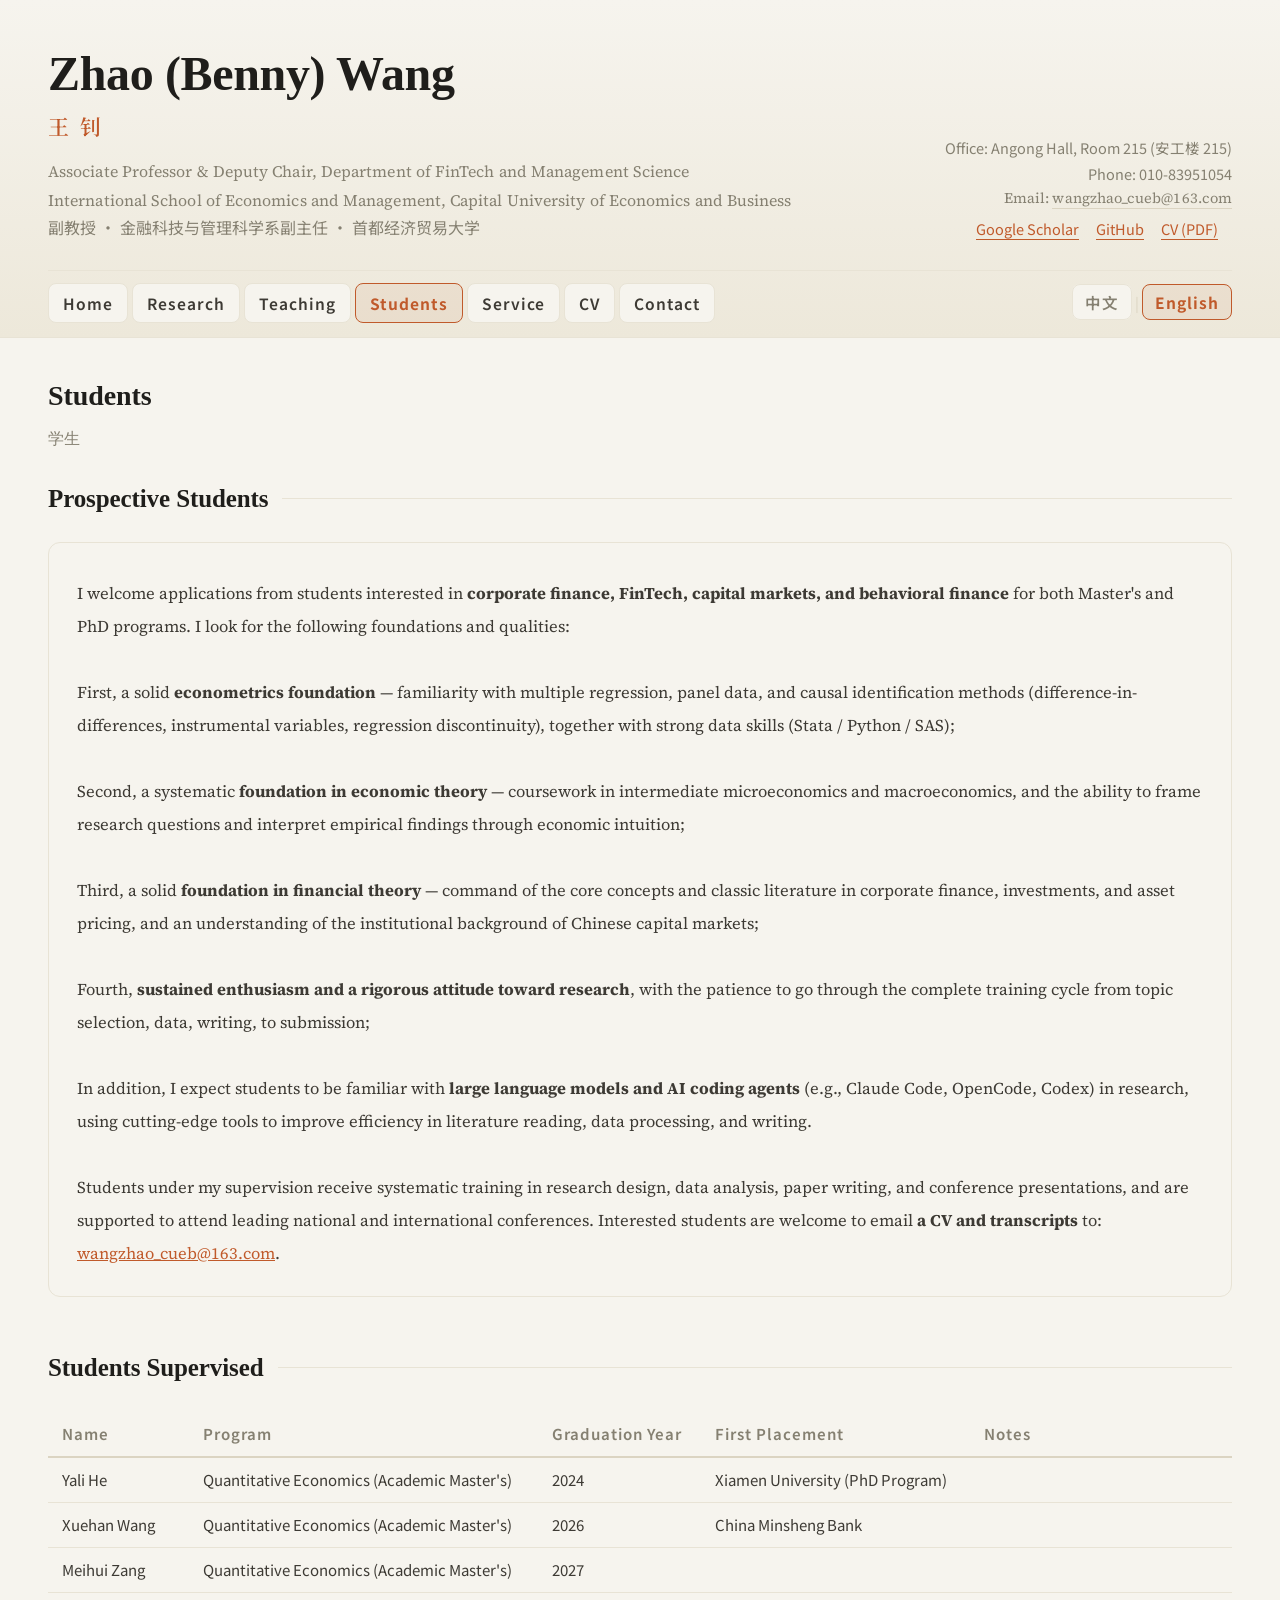
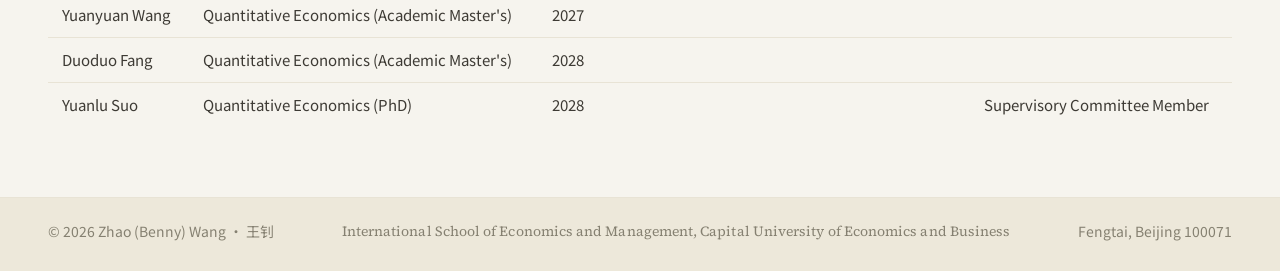
<file: en/students.html>
<!DOCTYPE html>
<html lang="en">
<head>
  <meta charset="UTF-8">
  <meta name="viewport" content="width=device-width, initial-scale=1.0">
  <title>Students · Zhao (Benny) Wang</title>
  <meta name="description" content="Prospective students and supervision information of Zhao (Benny) Wang.">
  <link rel="stylesheet" href="../css/style.css?v=5">
  <link rel="preconnect" href="https://fonts.googleapis.com">
  <link rel="preconnect" href="https://fonts.gstatic.com" crossorigin>
  <link href="https://fonts.googleapis.com/css2?family=Noto+Sans+SC:wght@400;500;600;700&family=Noto+Serif+SC:wght@600&family=Source+Serif+4:wght@400;600;700&display=swap" rel="stylesheet">
</head>
<body>

<header class="site-header">
  <div class="container">
    <div class="header-main">
      <div>
        <h1 class="name-en">Zhao (Benny) Wang</h1>
        <div class="name-cn">王 钊</div>
        <div class="title-line">
          <span class="en">Associate Professor &amp; Deputy Chair, Department of FinTech and Management Science</span><br>
          <span class="en">International School of Economics and Management, Capital University of Economics and Business</span><br>
          副教授 · 金融科技与管理科学系副主任 · 首都经济贸易大学
        </div>
      </div>
      <div class="contact-block">
        <div>Office: Angong Hall, Room 215 (安工楼 215)</div>
        <div>Phone: 010-83951054</div>
        <div class="en">Email: <a href="mailto:wangzhao_cueb@163.com">wangzhao_cueb@163.com</a></div>
        <div class="contact-links">
          <a href="https://scholar.google.com/citations?user=PxdAwasAAAAJ&hl=en">Google Scholar</a>
          <a href="https://github.com/drbzw">GitHub</a>
          <a href="../cv.pdf">CV (PDF)</a>
        </div>
      </div>
    </div>
    <nav class="site-nav">
      <a href="index.html">Home</a>
      <a href="academic.html">Research</a>
      <a href="teaching.html">Teaching</a>
      <a href="students.html" class="active">Students</a>
      <a href="service.html">Service</a>
      <a href="cv.html">CV</a>
      <a href="contact.html">Contact</a>
      <div class="nav-lang">
        <a href="../students.html">中文</a>
        <span style="color:var(--line-strong)">|</span>
        <a href="#" class="active">English</a>
      </div>
    </nav>
  </div>
</header>

<main class="container">

  <div class="page-header">
    <h1>Students</h1>
    <div class="en">学生</div>
  </div>

  <section class="section" style="padding-top:20px;">
    <div class="section-title">
      <h2>Prospective Students</h2>
      <div class="line"></div>
    </div>
    <div class="card-item" style="background:var(--bg); border:1px solid var(--line); border-radius:12px; padding:26px 28px;">
      <p style="font-size:16.5px; line-height:2; color:var(--ink-2);">
        I welcome applications from students interested in <b>corporate finance, FinTech, capital markets, and behavioral finance</b> for both Master's and PhD programs.
        I look for the following foundations and qualities:<br><br>
        First, a solid <b>econometrics foundation</b> — familiarity with multiple regression, panel data, and causal identification methods (difference-in-differences, instrumental variables, regression discontinuity), together with strong data skills (Stata / Python / SAS);<br><br>
        Second, a systematic <b>foundation in economic theory</b> — coursework in intermediate microeconomics and macroeconomics, and the ability to frame research questions and interpret empirical findings through economic intuition;<br><br>
        Third, a solid <b>foundation in financial theory</b> — command of the core concepts and classic literature in corporate finance, investments, and asset pricing, and an understanding of the institutional background of Chinese capital markets;<br><br>
        Fourth, <b>sustained enthusiasm and a rigorous attitude toward research</b>, with the patience to go through the complete training cycle from topic selection, data, writing, to submission;<br><br>
        In addition, I expect students to be familiar with <b>large language models and AI coding agents</b> (e.g., Claude Code, OpenCode, Codex) in research, using cutting-edge tools to improve efficiency in literature reading, data processing, and writing.<br><br>
        Students under my supervision receive systematic training in research design, data analysis, paper writing, and conference presentations, and are supported to attend leading national and international conferences.
        Interested students are welcome to email <b>a CV and transcripts</b> to: <a href="mailto:wangzhao_cueb@163.com" style="color:var(--accent);">wangzhao_cueb@163.com</a>.
      </p>
    </div>
  </section>

  <section class="section" style="padding-top:8px;">
    <div class="section-title">
      <h2>Students Supervised</h2>
      <div class="line"></div>
    </div>
    <div class="table-scroll"><table class="simple-table">
      <thead>
        <tr>
          <th>Name</th>
          <th>Program</th>
          <th>Graduation Year</th>
          <th>First Placement</th>
          <th>Notes</th>
        </tr>
      </thead>
      <tbody>
        <tr>
          <td>Yali He</td>
          <td>Quantitative Economics (Academic Master's)</td>
          <td>2024</td>
          <td>Xiamen University (PhD Program)</td>
          <td></td>
        </tr>
        <tr>
          <td>Xuehan Wang</td>
          <td>Quantitative Economics (Academic Master's)</td>
          <td>2026</td>
          <td>China Minsheng Bank</td>
          <td></td>
        </tr>
        <tr>
          <td>Meihui Zang</td>
          <td>Quantitative Economics (Academic Master's)</td>
          <td>2027</td>
          <td></td>
          <td></td>
        </tr>
        <tr>
          <td>Yuanyuan Wang</td>
          <td>Quantitative Economics (Academic Master's)</td>
          <td>2027</td>
          <td></td>
          <td></td>
        </tr>
        <tr>
          <td>Duoduo Fang</td>
          <td>Quantitative Economics (Academic Master's)</td>
          <td>2028</td>
          <td></td>
          <td></td>
        </tr>
        <tr>
          <td>Yuanlu Suo</td>
          <td>Quantitative Economics (PhD)</td>
          <td>2028</td>
          <td></td>
          <td>Supervisory Committee Member</td>
        </tr>
      </tbody>
    </table></div>
  </section>

</main>

<footer class="site-footer">
  <div class="container">
    <div class="footer-inner">
      <span>© 2026 Zhao (Benny) Wang · 王钊</span>
      <span class="en">International School of Economics and Management, Capital University of Economics and Business</span>
      <span>Fengtai, Beijing 100071</span>
    </div>
  </div>
</footer>

</body>
</html>
</file>
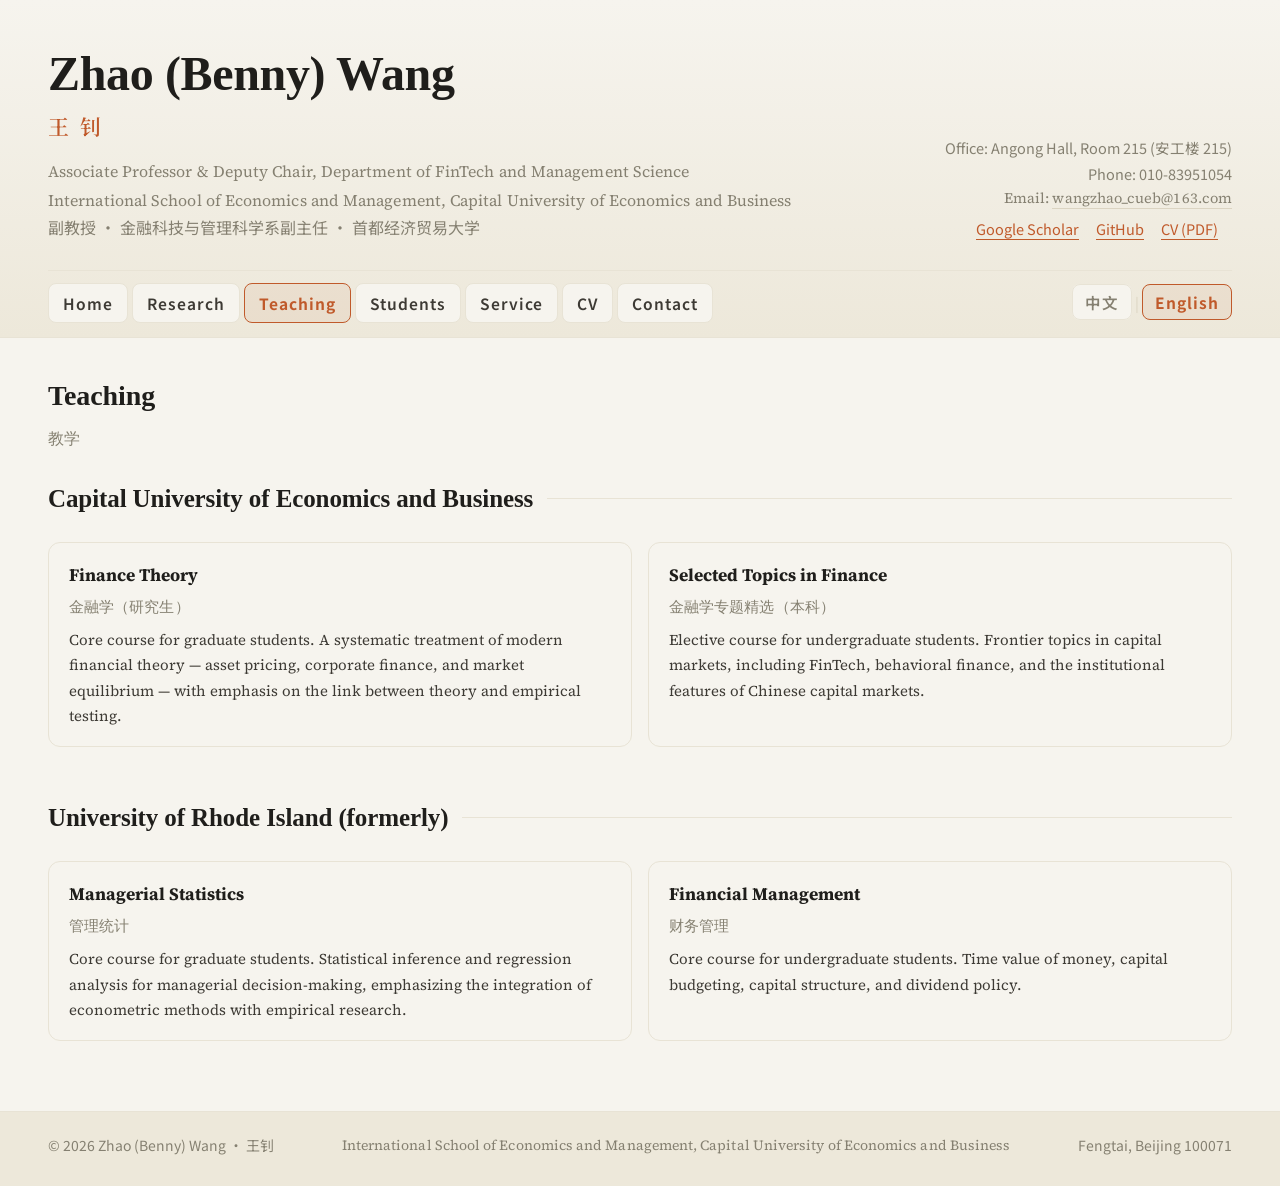
<file: en/teaching.html>
<!DOCTYPE html>
<html lang="en">
<head>
  <meta charset="UTF-8">
  <meta name="viewport" content="width=device-width, initial-scale=1.0">
  <title>Teaching · Zhao (Benny) Wang</title>
  <meta name="description" content="Zhao (Benny) Wang's teaching: Finance Theory, Selected Topics in Finance.">
  <link rel="stylesheet" href="../css/style.css?v=5">
  <link rel="preconnect" href="https://fonts.googleapis.com">
  <link rel="preconnect" href="https://fonts.gstatic.com" crossorigin>
  <link href="https://fonts.googleapis.com/css2?family=Noto+Sans+SC:wght@400;500;600;700&family=Noto+Serif+SC:wght@600&family=Source+Serif+4:wght@400;600;700&display=swap" rel="stylesheet">
</head>
<body>

<header class="site-header">
  <div class="container">
    <div class="header-main">
      <div>
        <h1 class="name-en">Zhao (Benny) Wang</h1>
        <div class="name-cn">王 钊</div>
        <div class="title-line">
          <span class="en">Associate Professor &amp; Deputy Chair, Department of FinTech and Management Science</span><br>
          <span class="en">International School of Economics and Management, Capital University of Economics and Business</span><br>
          副教授 · 金融科技与管理科学系副主任 · 首都经济贸易大学
        </div>
      </div>
      <div class="contact-block">
        <div>Office: Angong Hall, Room 215 (安工楼 215)</div>
        <div>Phone: 010-83951054</div>
        <div class="en">Email: <a href="mailto:wangzhao_cueb@163.com">wangzhao_cueb@163.com</a></div>
        <div class="contact-links">
          <a href="https://scholar.google.com/citations?user=PxdAwasAAAAJ&hl=en">Google Scholar</a>
          <a href="https://github.com/drbzw">GitHub</a>
          <a href="../cv.pdf">CV (PDF)</a>
        </div>
      </div>
    </div>
    <nav class="site-nav">
      <a href="index.html">Home</a>
      <a href="academic.html">Research</a>
      <a href="teaching.html" class="active">Teaching</a>
      <a href="students.html">Students</a>
      <a href="service.html">Service</a>
      <a href="cv.html">CV</a>
      <a href="contact.html">Contact</a>
      <div class="nav-lang">
        <a href="../teaching.html">中文</a>
        <span style="color:var(--line-strong)">|</span>
        <a href="#" class="active">English</a>
      </div>
    </nav>
  </div>
</header>

<main class="container">

  <div class="page-header">
    <h1>Teaching</h1>
    <div class="en">教学</div>
  </div>

  <section class="section" style="padding-top:20px;">
    <div class="section-title">
      <h2>Capital University of Economics and Business</h2>
      <div class="line"></div>
    </div>
    <div class="card-grid">
      <div class="card-item">
        <h3>Finance Theory</h3>
        <div class="en">金融学（研究生）</div>
        <p>Core course for graduate students. A systematic treatment of modern financial theory — asset pricing, corporate finance, and market equilibrium — with emphasis on the link between theory and empirical testing.</p>
      </div>
      <div class="card-item">
        <h3>Selected Topics in Finance</h3>
        <div class="en">金融学专题精选（本科）</div>
        <p>Elective course for undergraduate students. Frontier topics in capital markets, including FinTech, behavioral finance, and the institutional features of Chinese capital markets.</p>
      </div>
    </div>
  </section>

  <section class="section" style="padding-top:8px;">
    <div class="section-title">
      <h2>University of Rhode Island (formerly)</h2>
      <div class="line"></div>
    </div>
    <div class="card-grid">
      <div class="card-item">
        <h3>Managerial Statistics</h3>
        <div class="en">管理统计</div>
        <p>Core course for graduate students. Statistical inference and regression analysis for managerial decision-making, emphasizing the integration of econometric methods with empirical research.</p>
      </div>
      <div class="card-item">
        <h3>Financial Management</h3>
        <div class="en">财务管理</div>
        <p>Core course for undergraduate students. Time value of money, capital budgeting, capital structure, and dividend policy.</p>
      </div>
    </div>
  </section>

</main>

<footer class="site-footer">
  <div class="container">
    <div class="footer-inner">
      <span>© 2026 Zhao (Benny) Wang · 王钊</span>
      <span class="en">International School of Economics and Management, Capital University of Economics and Business</span>
      <span>Fengtai, Beijing 100071</span>
    </div>
  </div>
</footer>

</body>
</html>
</file>
<file: css/style.css>
:root {
  --bg: #f6f4ee;
  --bg-gradient: #ede8da;
  --ink: #1f1e1b;
  --ink-2: #3d3a34;
  --muted: #858071;
  --accent: #c05a2b;
  --line: #e8e3d5;
  --line-strong: #dbd4c2;
  --font-cn-display: 'Noto Serif SC', 'Source Han Serif SC', 'Songti SC', 'STSong', 'SimSun', serif;
  --font-en-display: 'Times New Roman', Times, Georgia, serif;
  --font-cn-body: 'Noto Sans SC', 'Source Han Sans SC', 'PingFang SC', 'Microsoft YaHei', 'Hiragino Sans GB', sans-serif;
  --font-en-body: 'Source Serif 4', Georgia, Cambria, 'Times New Roman', Times, serif;
  --font-ui: 'Noto Sans SC', 'Segoe UI', Arial, sans-serif;
}

* {
  margin: 0;
  padding: 0;
  box-sizing: border-box;
}

html {
  font-size: 16px;
  scroll-behavior: smooth;
}

body {
  background: var(--bg);
  color: var(--ink-2);
  font-family: var(--font-cn-body);
  font-weight: 400;
  font-size: 16.5px;
  line-height: 1.72;
  -webkit-font-smoothing: antialiased;
}

html[lang="en"] body {
  font-family: var(--font-en-body);
  font-size: 17px;
  line-height: 1.68;
}

.en {
  font-family: var(--font-en-body);
  letter-spacing: 0.005em;
}

/* Keep long Chinese reading text calm and compact. */
.about-intro {
  font-family: var(--font-cn-body);
}

/* Georgia for English text on homepage publications and the research page */
.en-georgia .en,
.en-georgia .pub-list .title,
.en-georgia .pub-list .journal,
.en-georgia .pub-list .meta,
.en-georgia .block-list .date,
.en-georgia .cv-entry .cv-date,
.en-georgia .cv-entry .cv-sub .en,
.en-georgia .interest-item .id .en,
.en-georgia .group-label .en,
.en-georgia .page-header .en,
.en-georgia .title-line .en,
.en-georgia .block-list .bt,
.en-georgia .block-list .bm {
  font-family: var(--font-en-body);
}

/* Homepage publication lists carry both classes on the same element. */
.pub-list.en-georgia {
  font-family: var(--font-en-body);
}

.container {
  max-width: 1280px;
  margin: 0 auto;
  padding: 0 48px;
}

/* ===== Header ===== */
.site-header {
  background: linear-gradient(180deg, var(--bg) 0%, var(--bg-gradient) 100%);
  border-bottom: 1px solid var(--line);
}

.header-main {
  padding: 48px 0 28px;
  display: flex;
  justify-content: space-between;
  align-items: flex-end;
}

.name-en {
  font-family: var(--font-en-display);
  font-size: 48px;
  font-weight: 700;
  color: var(--ink);
  letter-spacing: -0.35px;
  line-height: 1.08;
}

.name-cn {
  font-family: var(--font-cn-display);
  font-size: 21px;
  color: var(--accent);
  font-weight: 600;
  margin-top: 9px;
  letter-spacing: 3px;
}

.title-line {
  margin-top: 13px;
  font-family: var(--font-ui);
  font-size: 16px;
  color: var(--muted);
  line-height: 1.72;
}

.contact-block {
  text-align: right;
  font-family: var(--font-ui);
  font-size: 14.5px;
  color: var(--muted);
  line-height: 1.75;
}

.contact-block a {
  color: var(--muted);
  text-decoration: none;
  border-bottom: 1px solid var(--line-strong);
  transition: color .2s, border-color .2s;
}

.contact-block a:hover {
  color: var(--accent);
  border-color: var(--accent);
}

.contact-links {
  margin-top: 5px;
  font-size: 14.5px;
}

.contact-links a {
  color: var(--accent);
  text-decoration: none;
  border-bottom: 1px solid var(--accent);
  margin-right: 14px;
}

.contact-links a:hover {
  opacity: .75;
}

/* ===== Nav ===== */
.site-nav {
  border-top: 1px solid var(--line);
  padding: 12px 0 14px;
  display: flex;
  align-items: center;
  gap: 4px;
  font-family: var(--font-ui);
}

.site-nav a {
  font-size: 15.5px;
  font-weight: 600;
  color: var(--ink-2);
  text-decoration: none;
  padding: 6px 14px;
  letter-spacing: 1px;
  border: 1px solid var(--line);
  border-radius: 8px;
  background: var(--bg);
  transition: color .2s, background .2s, border-color .2s;
}

.site-nav a:hover {
  color: var(--accent);
  border-color: var(--accent);
  background: rgba(192, 90, 43, 0.06);
}

.site-nav a.active {
  color: var(--accent);
  font-weight: 700;
  border-color: var(--accent);
  background: rgba(192, 90, 43, 0.08);
}

.nav-lang {
  margin-left: auto;
  font-size: 14.5px;
  font-family: var(--font-ui);
}

.nav-lang a {
  padding: 6px 12px;
  font-weight: 600;
  color: var(--muted);
  border: 1px solid var(--line);
  border-radius: 8px;
  background: var(--bg);
  transition: color .2s, background .2s, border-color .2s;
}

.nav-lang a:hover {
  color: var(--accent);
  border-color: var(--accent);
}

.nav-lang a.active {
  color: var(--accent);
  font-weight: 700;
  border-color: var(--accent);
  background: rgba(192, 90, 43, 0.08);
}

/* ===== Sections ===== */
.section {
  padding: 42px 0;
}

.section-title {
  display: flex;
  align-items: center;
  gap: 14px;
  margin-bottom: 22px;
}

.section-title h2 {
  font-family: var(--font-cn-display);
  font-size: 25px;
  color: var(--ink);
  font-weight: 600;
  letter-spacing: 0.6px;
  white-space: nowrap;
}

html[lang="en"] .section-title h2 {
  font-family: var(--font-en-display);
  font-weight: 700;
  letter-spacing: -0.1px;
}

.section-title .line {
  flex: 1;
  height: 1px;
  background: var(--line);
}

.section-title .more {
  font-family: var(--font-ui);
  font-size: 14px;
  color: var(--accent);
  text-decoration: none;
  white-space: nowrap;
}

.section-title .more:hover {
  opacity: .75;
}

/* ===== Hero / About ===== */
.about {
  display: flex;
  gap: 38px;
  align-items: flex-start;
}

.about-photo {
  width: 240px;
  height: 300px;
  flex-shrink: 0;
  border-radius: 10px;
  overflow: hidden;
  border: 1px solid var(--line-strong);
  box-shadow: 0 4px 16px rgba(60, 50, 30, 0.08);
}

.about-photo img {
  width: 100%;
  height: 100%;
  object-fit: cover;
  display: block;
}

.about-text p {
  font-size: 17px;
  color: var(--ink-2);
  line-height: 1.72;
  margin-bottom: 14px;
}

.about-text p:last-child {
  margin-bottom: 0;
}

.about-text .en {
  color: var(--muted);
  font-size: 16.25px;
  line-height: 1.62;
}

.keywords {
  margin-top: 18px;
  display: flex;
  flex-wrap: wrap;
  gap: 10px;
}

.keyword {
  font-family: var(--font-ui);
  font-size: 14px;
  color: var(--ink-2);
  border: 1px solid var(--line-strong);
  border-radius: 20px;
  padding: 4px 15px;
  background: var(--bg);
}

.keyword.zh {
  letter-spacing: 1px;
}

/* ===== Stats bar ===== */
.stats {
  background: var(--bg-gradient);
  border: 1px solid var(--line);
  border-radius: 12px;
  display: grid;
  grid-template-columns: repeat(4, 1fr);
  margin-top: 12px;
}

.stat {
  padding: 24px 18px;
  text-align: center;
  border-right: 1px solid var(--line);
}

.stat:last-child {
  border-right: none;
}

.stat .num {
  font-family: var(--font-en-display);
  font-size: 37px;
  font-weight: 700;
  color: var(--accent);
  line-height: 1.2;
}

.stat .label {
  font-family: var(--font-ui);
  font-size: 14px;
  color: var(--muted);
  margin-top: 6px;
  letter-spacing: 1px;
}

/* ===== Publications list ===== */
.pub-list {
  list-style: none;
}

.pub-list li {
  padding: 13px 0;
  border-bottom: 1px solid var(--line);
  font-size: 16.5px;
  line-height: 1.7;
}

.pub-list li:last-child {
  border-bottom: none;
}

.pub-list .title {
  color: var(--ink-2);
  font-weight: normal;
}

.pub-list .journal {
  font-family: var(--font-en-body);
  font-style: italic;
  color: var(--muted);
}

.pub-list .meta {
  font-family: var(--font-en-body);
  font-size: 15.5px;
  color: var(--muted);
}

.pub-list a {
  color: var(--accent);
  text-decoration: none;
}

.pub-list a:hover {
  text-decoration: underline;
}

/* ===== News timeline ===== */
.news-list {
  list-style: none;
}

.news-list li {
  display: flex;
  gap: 16px;
  padding: 14px 0;
  border-bottom: 1px solid var(--line);
  font-size: 16px;
  line-height: 1.65;
  align-items: baseline;
}

.news-list li:last-child {
  border-bottom: none;
}

.news-date {
  font-family: var(--font-en-display);
  color: var(--accent);
  font-size: 15.5px;
  white-space: nowrap;
  min-width: 76px;
}

.news-text {
  color: var(--ink-2);
}

.news-text .en {
  color: var(--muted);
}

/* ===== Footer ===== */
.site-footer {
  margin-top: 28px;
  background: var(--bg-gradient);
  border-top: 1px solid var(--line);
  padding: 22px 0 28px;
}

.footer-inner {
  display: flex;
  justify-content: space-between;
  align-items: center;
  font-family: var(--font-ui);
  font-size: 14px;
  color: var(--muted);
}

.footer-inner .en {
  font-family: var(--font-en-body);
}

/* ===== Responsive ===== */
@media (max-width: 900px) {
  .container {
    padding: 0 24px;
  }

  .header-main {
    flex-direction: column;
    align-items: flex-start;
    gap: 20px;
    padding: 40px 0 24px;
  }

  .contact-block {
    text-align: left;
  }

  .name-en {
    font-size: 40px;
  }

  .site-nav {
    flex-wrap: wrap;
    gap: 3px;
  }

  .site-nav a {
    font-size: 15px;
    padding: 6px 12px;
    letter-spacing: 0.5px;
  }

  .nav-lang {
    margin-left: 0;
    width: 100%;
    margin-top: 6px;
  }

  .about {
    flex-direction: column;
  }

  .about-photo {
    width: 100%;
    height: 220px;
  }

  .about-text p {
    font-size: 16.5px;
  }

  .stats {
    grid-template-columns: repeat(2, 1fr);
  }

  .stat:nth-child(2) {
    border-right: none;
  }

  .stat:nth-child(-n+2) {
    border-bottom: 1px solid var(--line);
  }

  .footer-inner {
    flex-direction: column;
    gap: 8px;
    text-align: center;
  }

  /* interest items stack vertically */
  .interest-item {
    flex-direction: column;
    align-items: flex-start;
    gap: 2px;
  }

  .interest-item .it {
    min-width: 0;
    font-size: 15.5px;
  }

  /* cv entries: date wraps to its own line */
  .cv-entry {
    flex-wrap: wrap;
  }

  /* grids collapse to single column */
  .contact-grid,
  .card-grid {
    grid-template-columns: 1fr;
  }

  /* wide tables scroll horizontally inside their wrapper */
  .table-scroll {
    overflow-x: auto;
    -webkit-overflow-scrolling: touch;
  }

  .table-scroll .simple-table {
    min-width: 520px;
    font-size: 13px;
  }

  .table-scroll .simple-table th,
  .table-scroll .simple-table td {
    padding: 8px 8px;
  }

  /* tighter headings and spacing */
  .section {
    padding: 40px 0;
  }

  .page-header {
    padding: 32px 0 8px;
  }

  .page-header h1 {
    font-size: 26px;
  }

  .section-title h2 {
    font-size: 22px;
  }

  .block-list .bt .en {
    display: block;
    margin-top: 2px;
  }
}

@media (max-width: 480px) {
  .container {
    padding: 0 18px;
  }

  .name-en {
    font-size: 32px;
  }

  .name-cn {
    font-size: 19px;
  }

  .stat .num {
    font-size: 30px;
  }

  .stat .label {
    font-size: 13px;
  }

  .section-title h2 {
    font-size: 20px;
  }

  .page-header h1 {
    font-size: 23px;
  }

  .keyword {
    font-size: 13px;
    padding: 4px 12px;
  }

  .group-label {
    font-size: 16px;
  }

  .pdf-btn {
    display: block;
    text-align: center;
    margin: 6px 0 0;
  }
}

/* ===== Sub-page common ===== */
.page-header {
  padding: 34px 0 6px;
}

.page-header h1 {
  font-family: var(--font-cn-display);
  font-size: 28px;
  color: var(--ink);
  font-weight: 600;
  letter-spacing: 0.6px;
}

html[lang="en"] .page-header h1 {
  font-family: var(--font-en-display);
  font-weight: 700;
  letter-spacing: -0.1px;
}

.page-header .en {
  font-size: 16px;
  color: var(--muted);
  margin-top: 6px;
}

/* ===== Block list (CV-like entries) ===== */
.block-list {
  list-style: none;
}

.block-list li {
  padding: 14px 0;
  border-bottom: 1px solid var(--line);
}

.block-list li:last-child {
  border-bottom: none;
}

.block-list .bt {
  font-size: 17px;
  color: var(--ink);
  font-weight: 600;
}

.block-list .bt .en {
  font-weight: 400;
  color: var(--muted);
  font-size: 15.5px;
}

.block-list .bd {
  font-size: 16px;
  color: var(--ink-2);
  margin-top: 4px;
  line-height: 1.68;
}

.block-list .bm {
  font-family: var(--font-ui);
  font-size: 14.5px;
  color: var(--muted);
  margin-top: 3px;
  line-height: 1.6;
}

.block-list.honors-list .bt {
  font-size: 16.25px;
}

.block-list.honors-list .bm {
  font-size: 14.5px;
}

html[lang="zh-CN"] .honors-list .bm.en {
  font-family: var(--font-en-body);
}

html[lang="en"] .honors-list .bm {
  font-family: var(--font-cn-body);
}

.honors-list li {
  display: grid;
  grid-template-columns: 64px minmax(0, 1fr);
  gap: 16px;
  align-items: baseline;
}

.honor-year {
  font-family: var(--font-en-display);
  font-size: 14.5px;
  color: var(--accent);
  line-height: 1.5;
  white-space: nowrap;
}

.block-list .bd a,
.block-list .bm a {
  color: var(--accent);
  text-decoration: none;
}

.block-list .bd a:hover,
.block-list .bm a:hover {
  text-decoration: underline;
}

.block-list .date {
  font-family: var(--font-en-display);
  font-size: 15px;
  color: var(--accent);
  margin-left: 8px;
  white-space: nowrap;
}

/* ===== Group label (sub-section) ===== */
.group-label {
  font-family: var(--font-cn-display);
  font-size: 17.5px;
  color: var(--accent);
  font-weight: 700;
  letter-spacing: 1px;
  margin: 6px 0 3px;
  padding-top: 11px;
}

html[lang="en"] .group-label {
  font-family: var(--font-en-display);
}

.group-label:first-of-type {
  margin-top: 0;
  padding-top: 0;
}

/* ===== Card grid ===== */
.card-grid {
  display: grid;
  grid-template-columns: repeat(2, 1fr);
  gap: 16px;
}

.card-item {
  background: var(--bg);
  border: 1px solid var(--line);
  border-radius: 12px;
  padding: 18px 20px;
}

.card-item h3 {
  font-size: 17.5px;
  color: var(--ink);
  font-weight: 700;
}

.card-item .en {
  font-size: 15px;
  color: var(--muted);
  margin-top: 4px;
}

.card-item p {
  font-size: 15px;
  color: var(--ink-2);
  margin-top: 8px;
  line-height: 1.68;
}

/* ===== Interest items ===== */
.interest-item {
  display: flex;
  gap: 16px;
  padding: 14px 0;
  border-bottom: 1px solid var(--line);
  align-items: baseline;
}

.interest-item:last-child {
  border-bottom: none;
}

.interest-item .it {
  font-size: 17px;
  color: var(--accent);
  font-weight: 700;
  min-width: 140px;
  letter-spacing: 1px;
}

.interest-item .id {
  font-size: 15.5px;
  color: var(--ink-2);
  line-height: 1.68;
}

.interest-item .id .en {
  color: var(--muted);
}

/* ===== Table ===== */
.simple-table {
  width: 100%;
  border-collapse: collapse;
  font-family: var(--font-ui);
  font-size: 15px;
}

.simple-table th {
  text-align: left;
  font-size: 15px;
  color: var(--muted);
  font-weight: 600;
  padding: 10px 14px;
  border-bottom: 2px solid var(--line-strong);
  letter-spacing: 1px;
}

.simple-table td {
  padding: 10px 14px;
  border-bottom: 1px solid var(--line);
  color: var(--ink-2);
  line-height: 1.6;
  vertical-align: top;
}

.simple-table tr:last-child td {
  border-bottom: none;
}

/* ===== CV section ===== */
.cv-section {
  margin-bottom: 10px;
}

.cv-entry {
  display: flex;
  justify-content: space-between;
  align-items: baseline;
  gap: 20px;
  padding: 10px 0;
  border-bottom: 1px solid var(--line);
  font-size: 16px;
  line-height: 1.62;
}

.cv-entry:last-child {
  border-bottom: none;
}

.cv-entry .cv-title {
  color: var(--ink);
  font-weight: 600;
}

.cv-entry .cv-sub {
  color: var(--ink-2);
  margin-top: 2px;
  font-size: 15px;
}

.cv-entry .cv-date {
  font-family: var(--font-en-display);
  color: var(--accent);
  font-size: 15px;
  white-space: nowrap;
}

/* ===== Contact page ===== */
.contact-grid {
  display: grid;
  grid-template-columns: 1.2fr 0.8fr;
  gap: 24px;
  align-items: start;
}

.contact-card {
  background: var(--bg);
  border: 1px solid var(--line);
  border-radius: 12px;
  padding: 22px 24px;
}

.contact-card h3 {
  font-family: var(--font-cn-display);
  font-size: 17.5px;
  color: var(--ink);
  font-weight: 700;
  margin-bottom: 10px;
  letter-spacing: 1px;
}

.contact-card .row {
  display: flex;
  gap: 14px;
  padding: 7px 0;
  font-size: 16px;
  color: var(--ink-2);
  align-items: baseline;
  border-bottom: 1px solid var(--line);
}

.contact-card .row:last-of-type {
  border-bottom: none;
}

.contact-card .row .lbl {
  color: var(--muted);
  min-width: 72px;
  font-size: 15px;
}

.contact-card .row a {
  color: var(--accent);
  text-decoration: none;
}

.contact-card .row a:hover {
  text-decoration: underline;
}

/* ===== PDF button ===== */
.pdf-btn {
  display: inline-block;
  background: var(--accent);
  color: #fff !important;
  padding: 9px 22px;
  border-radius: 8px;
  font-family: var(--font-ui);
  font-size: 15px;
  text-decoration: none !important;
  letter-spacing: 1px;
  margin: 6px 10px 0 0;
  transition: opacity .2s;
}

.pdf-btn:hover {
  opacity: .85;
}

.pdf-btn.ghost {
  background: transparent;
  color: var(--accent) !important;
  border: 1.5px solid var(--accent);
}

/* These refinements stay after component rules so mobile declarations win. */
@media (max-width: 900px) {
  .interest-item {
    flex-direction: column;
    align-items: flex-start;
    gap: 2px;
  }

  .interest-item .it {
    min-width: 0;
    font-size: 15.5px;
  }

  .cv-entry {
    flex-wrap: wrap;
  }

  .contact-grid,
  .card-grid {
    grid-template-columns: 1fr;
  }

  .page-header {
    padding: 28px 0 6px;
  }

  .page-header h1 {
    font-size: 25px;
  }

  .block-list .bt .en {
    display: block;
    margin-top: 2px;
  }
}

@media (max-width: 480px) {
  .page-header h1 {
    font-size: 22px;
  }

  .honors-list li {
    grid-template-columns: 50px minmax(0, 1fr);
    gap: 10px;
  }

  .pdf-btn {
    display: block;
    text-align: center;
    margin: 6px 0 0;
  }
}
</file>
